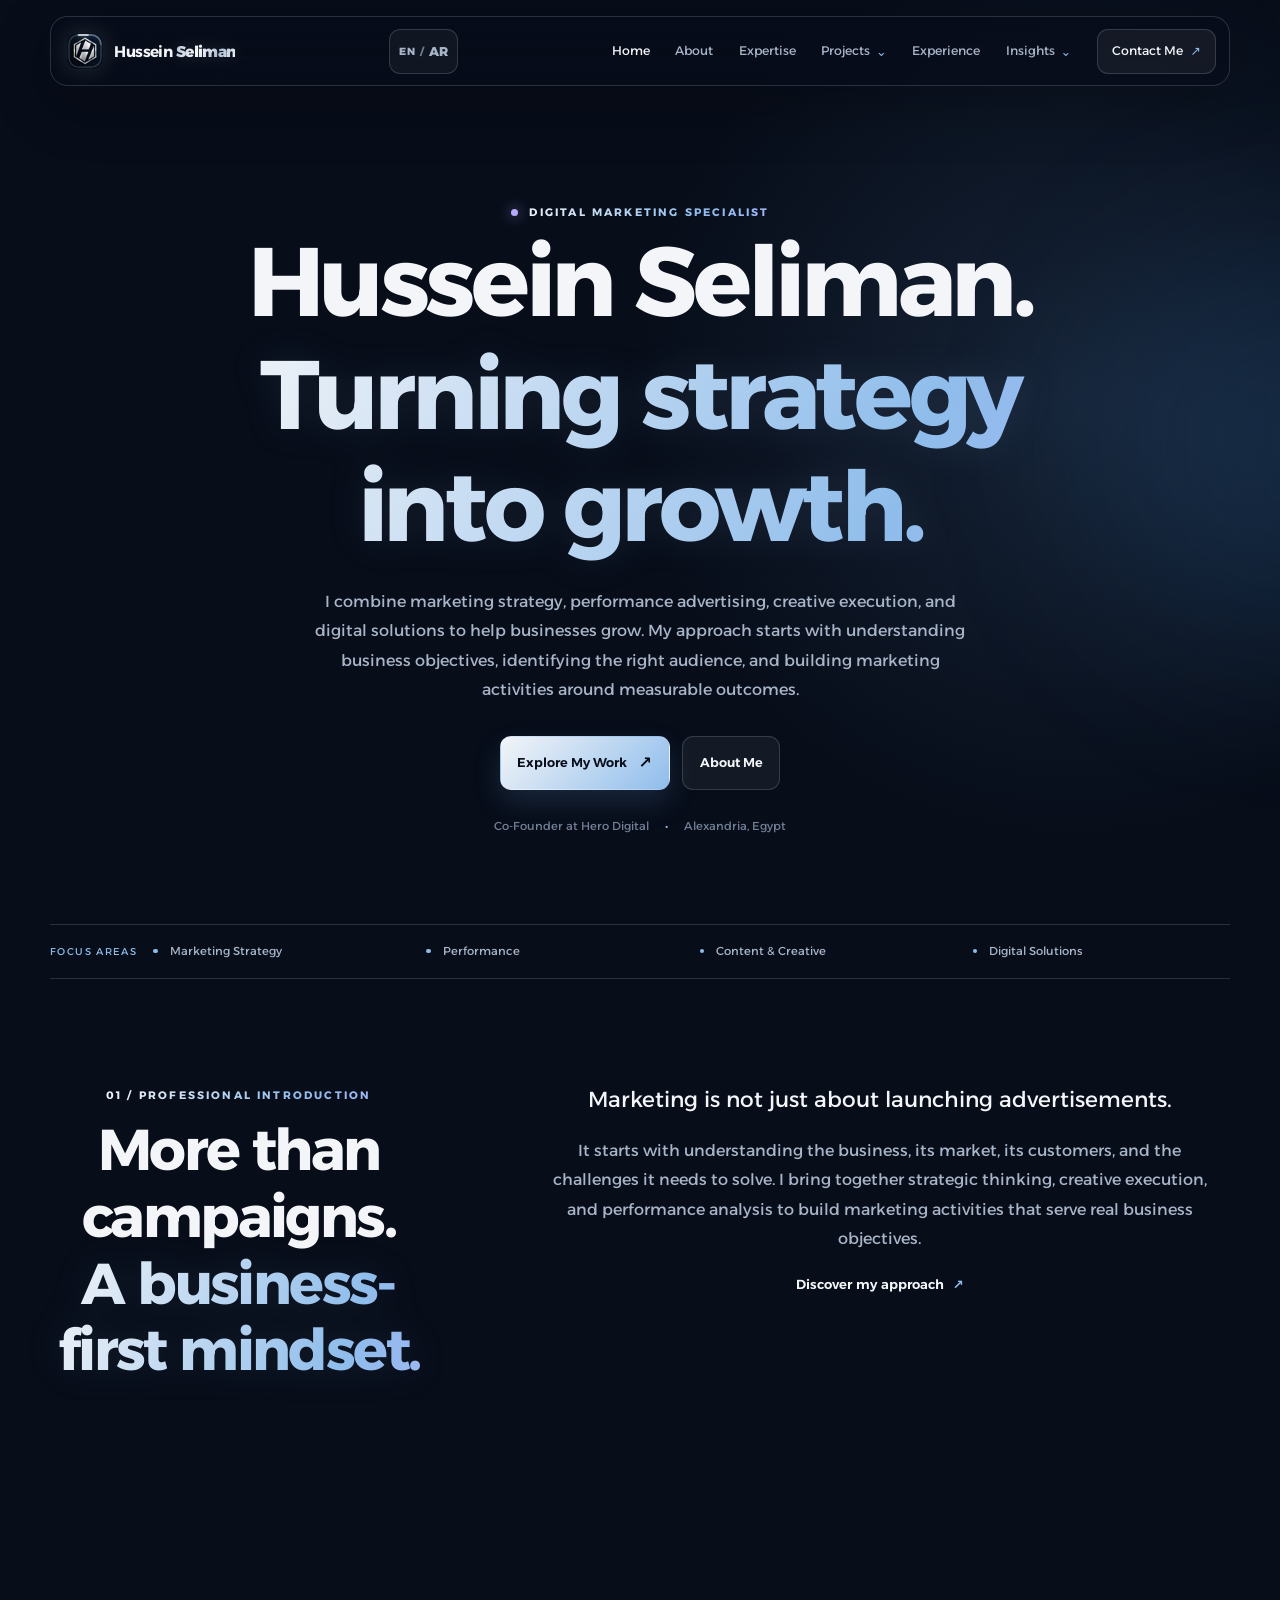
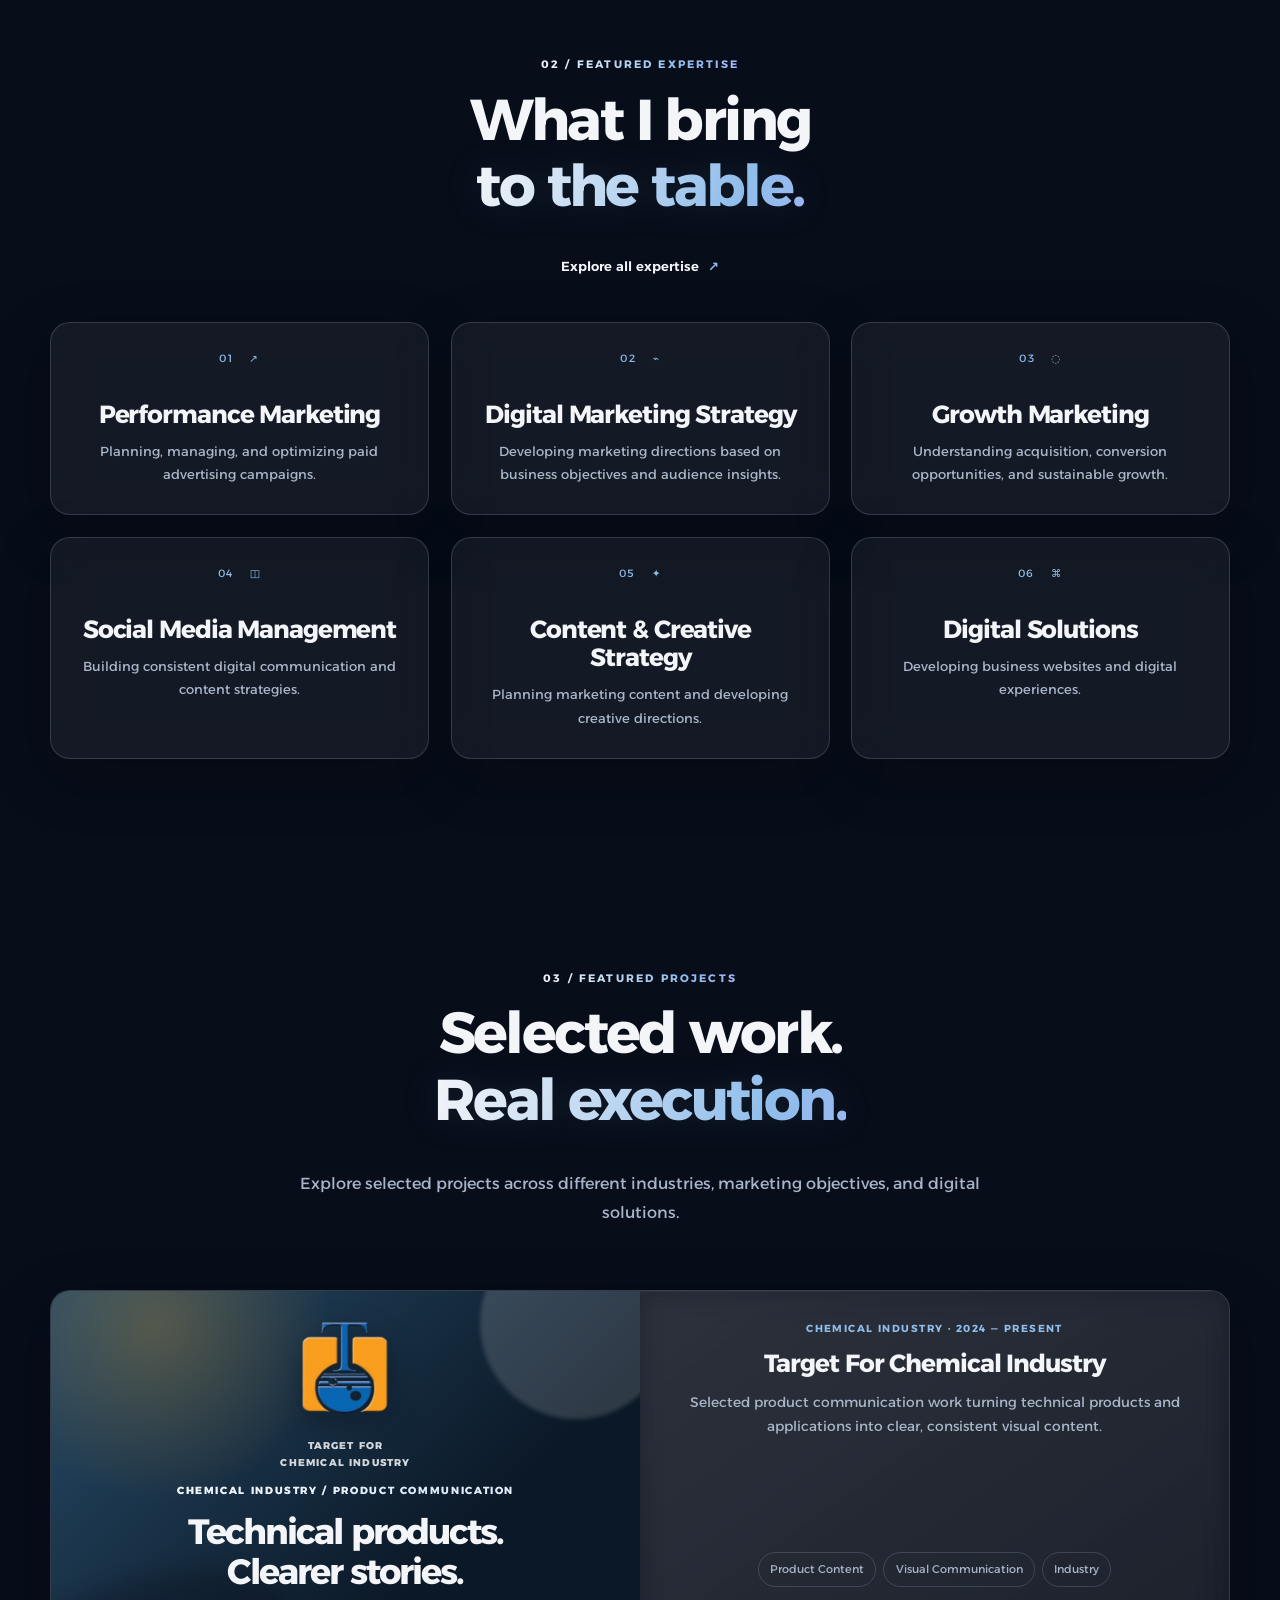
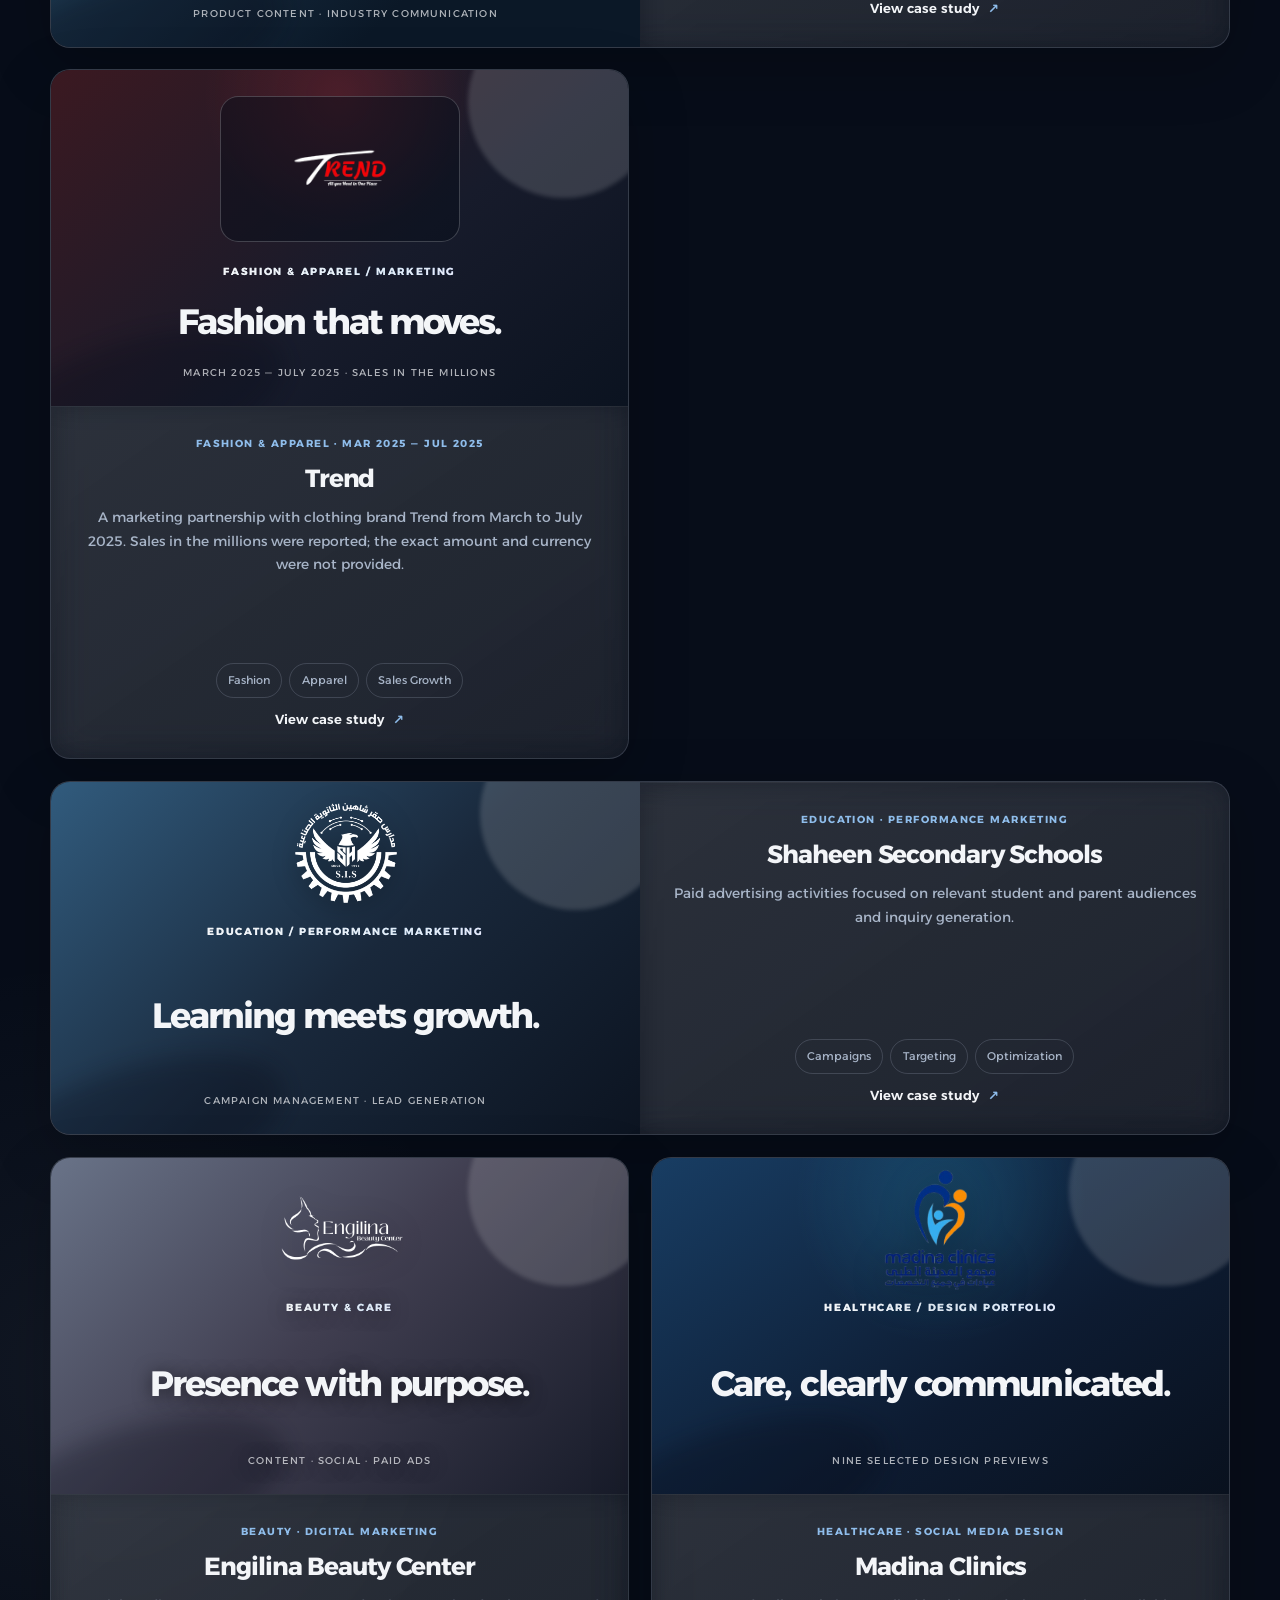
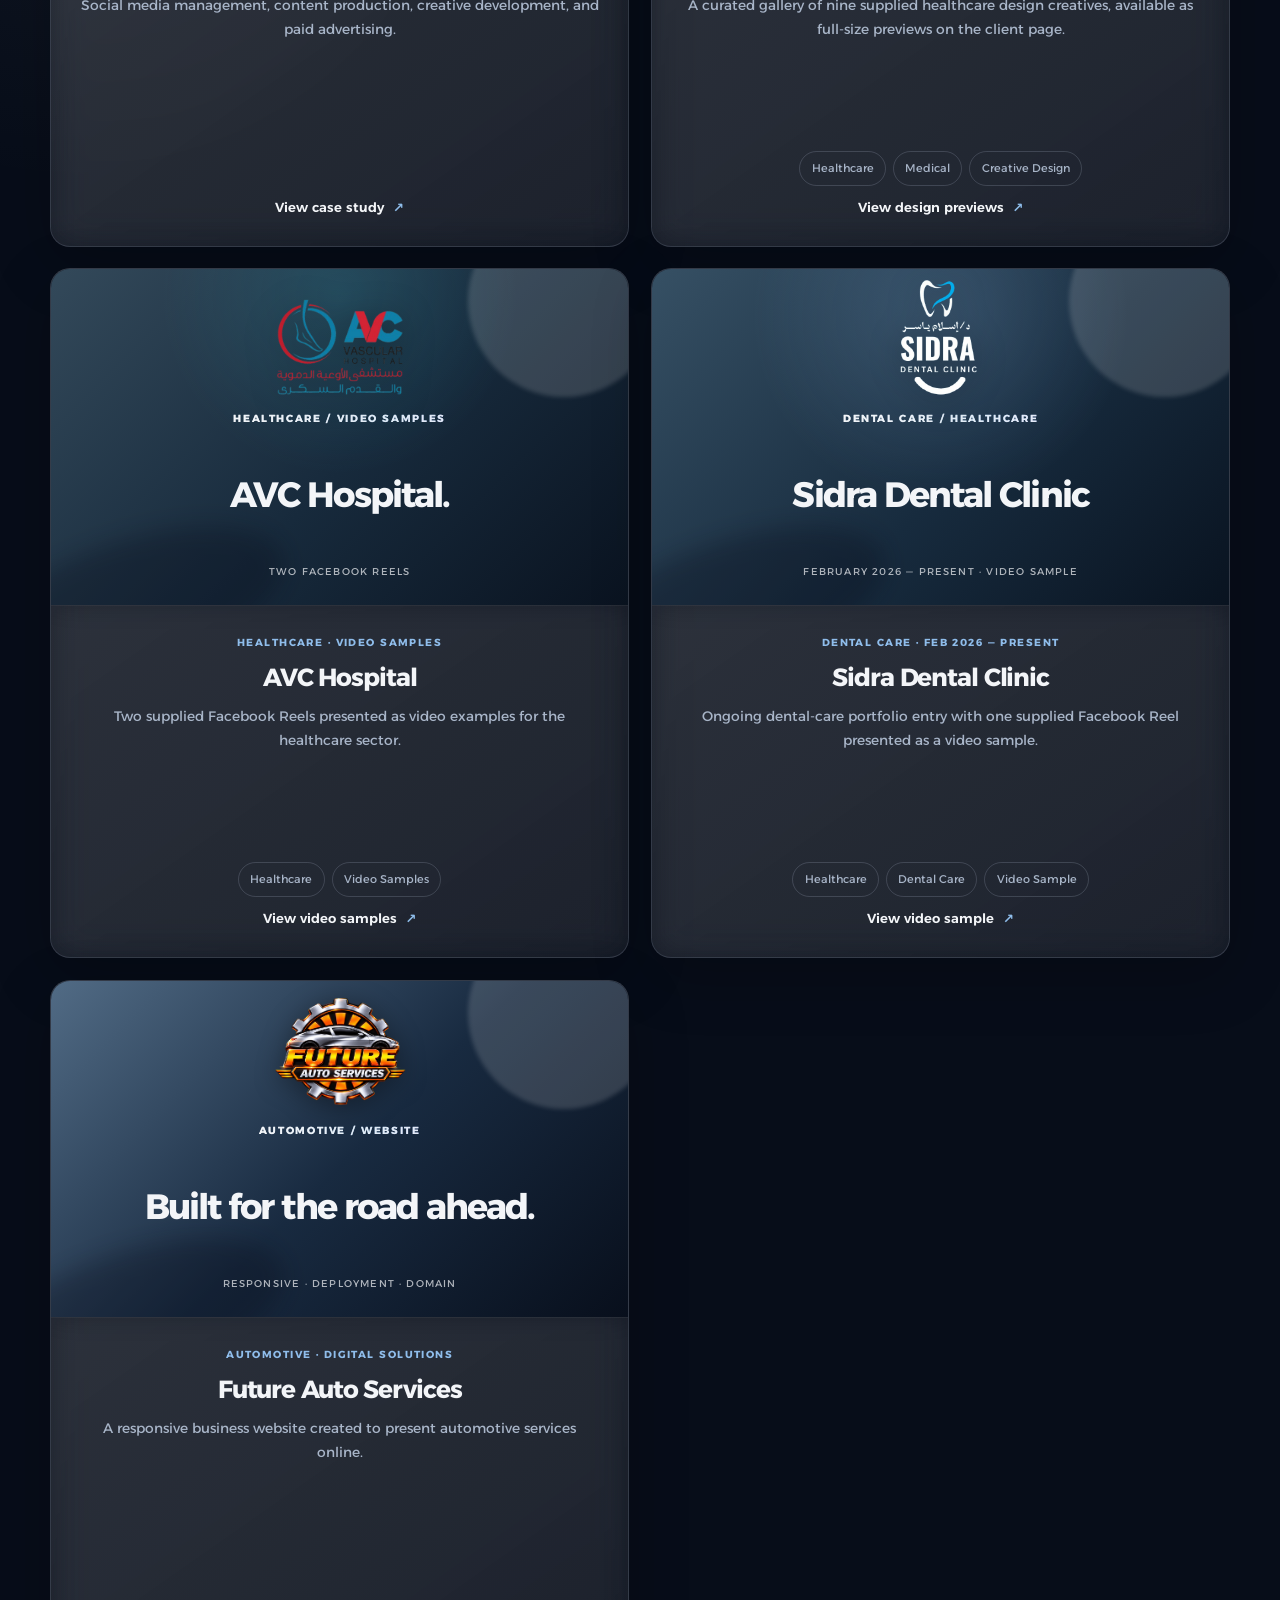
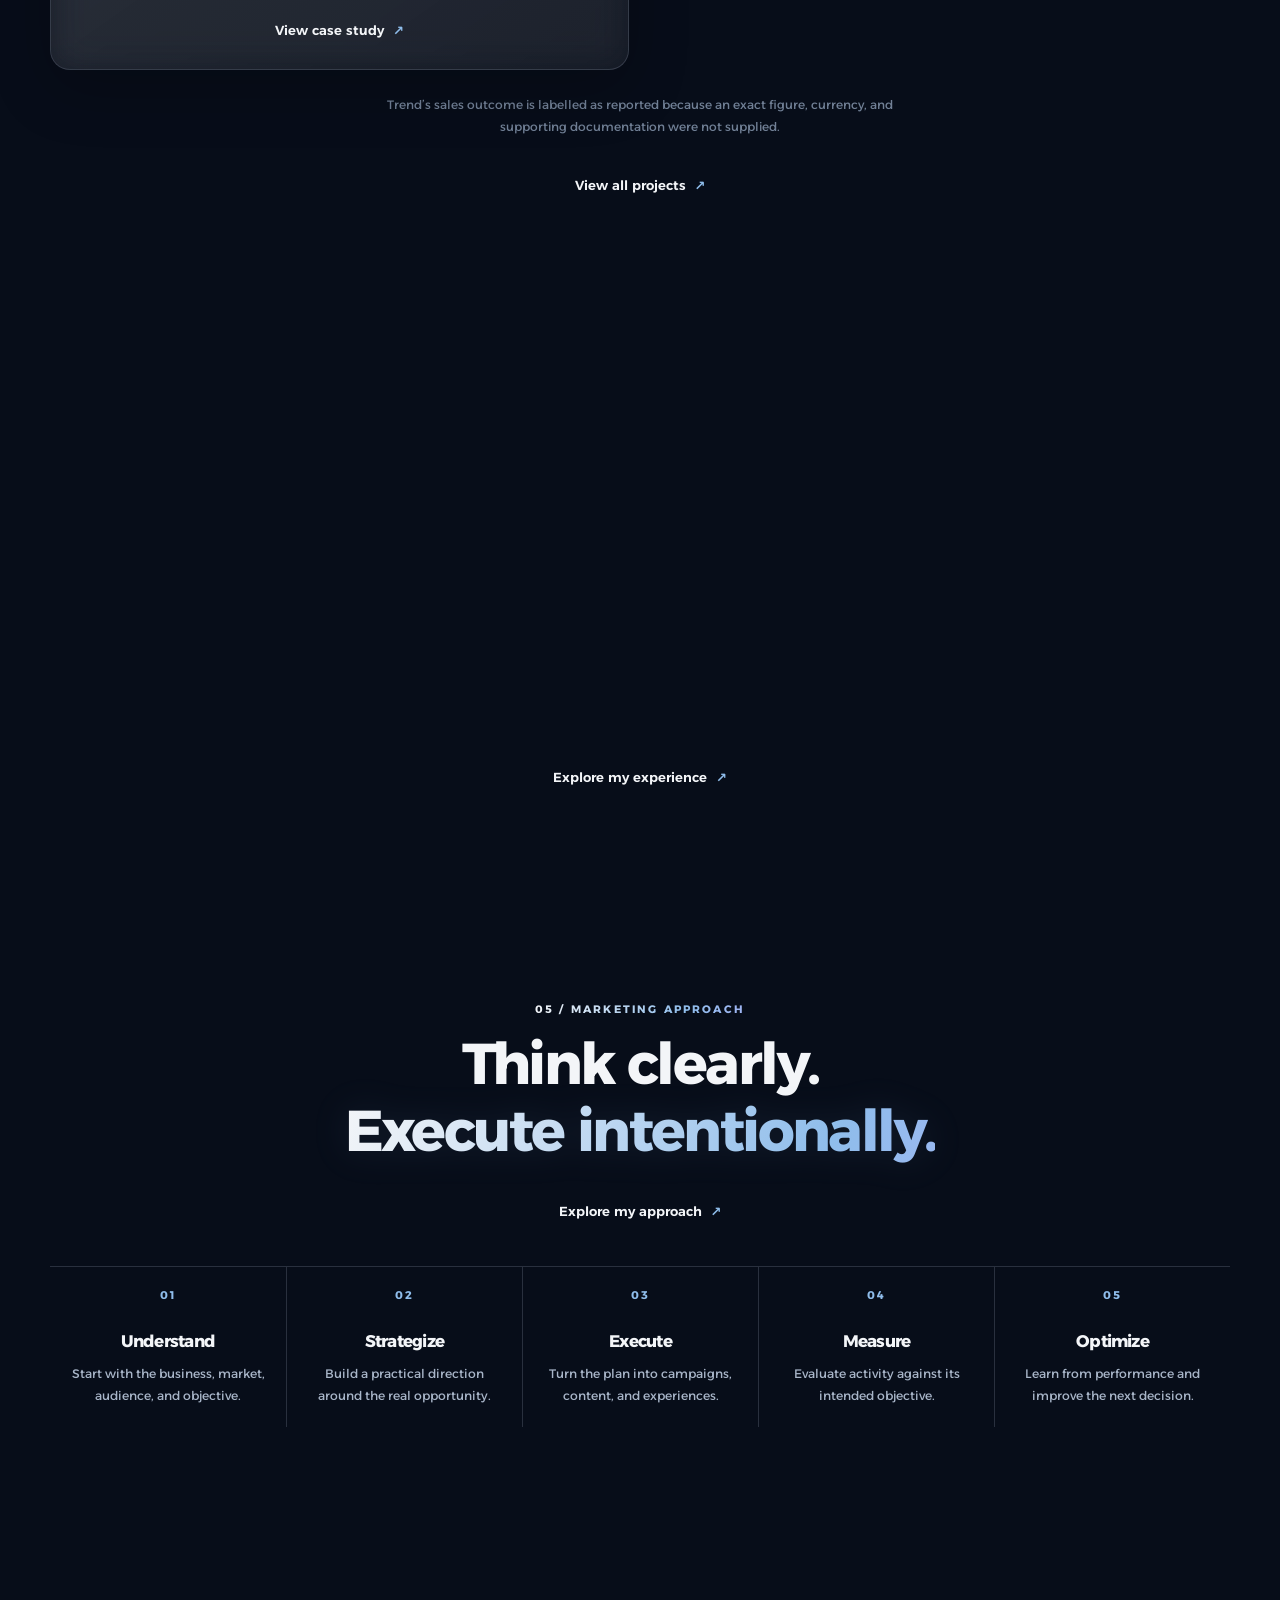
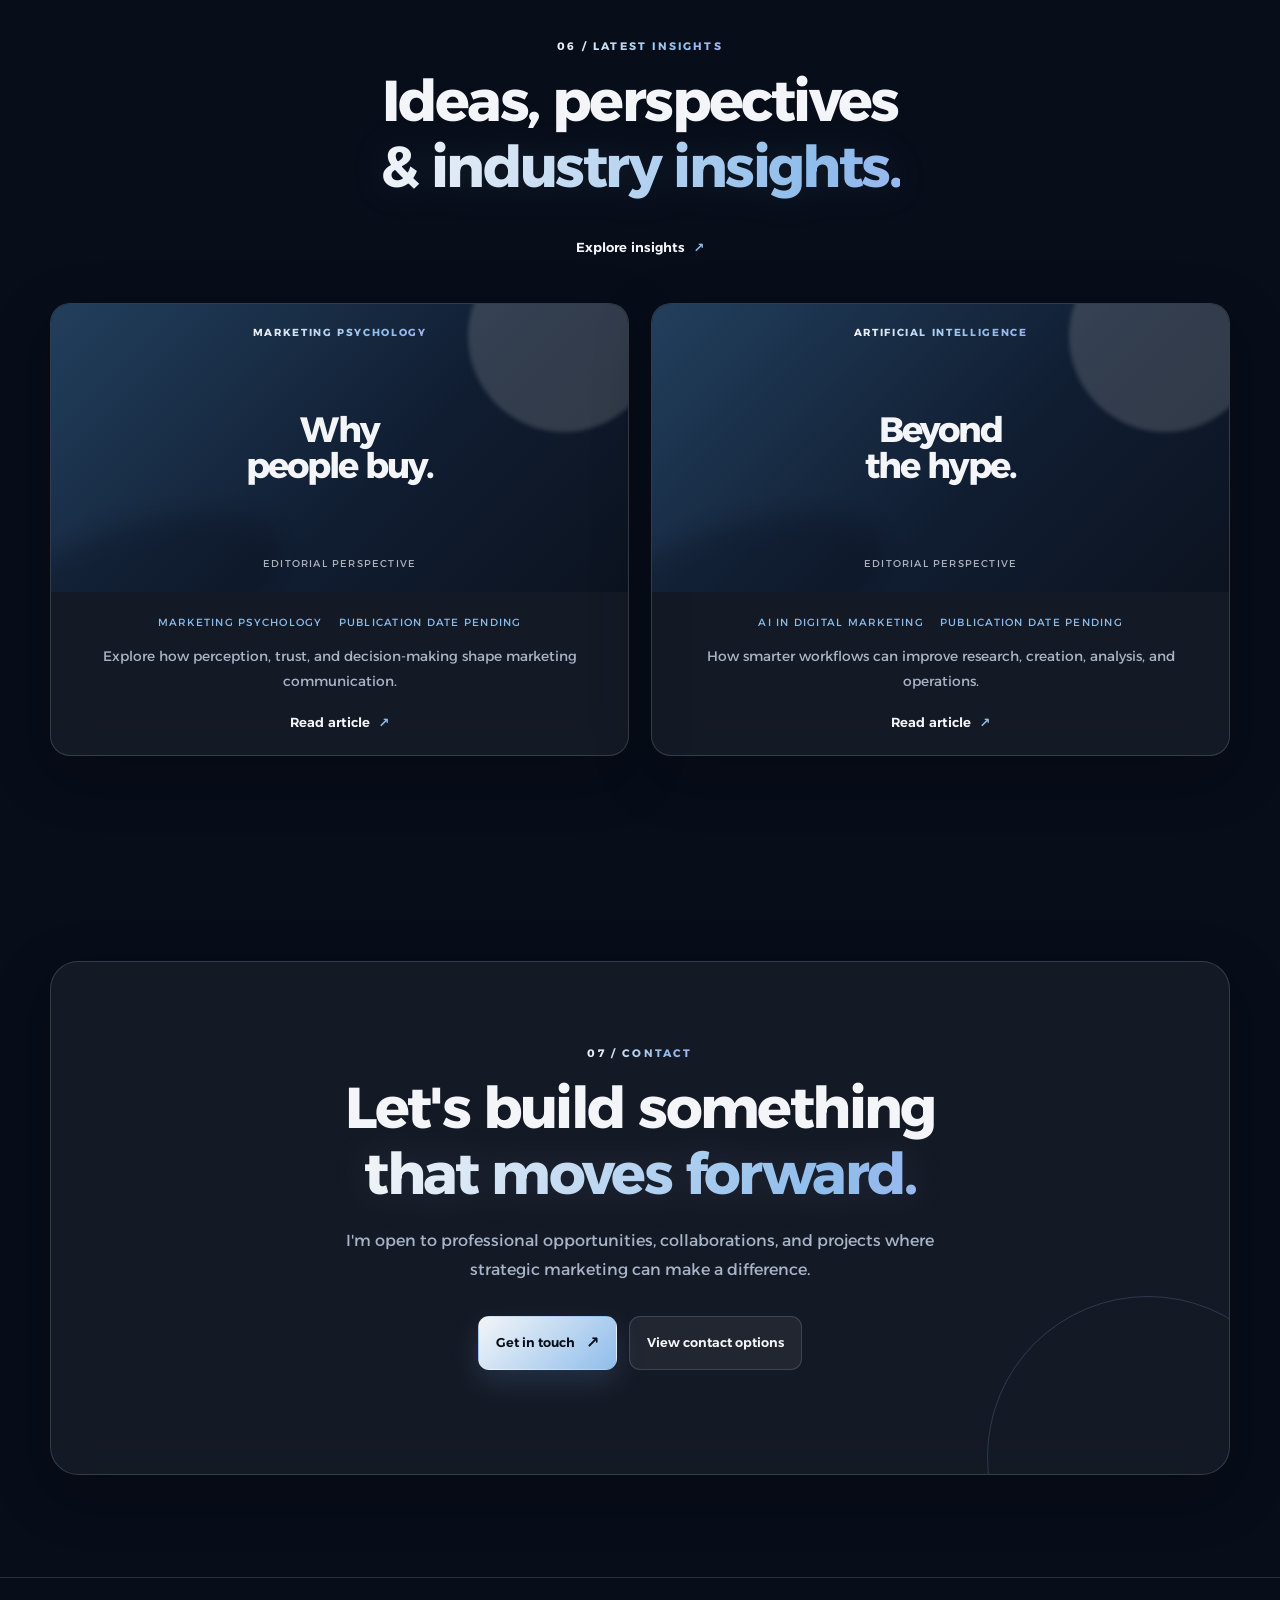
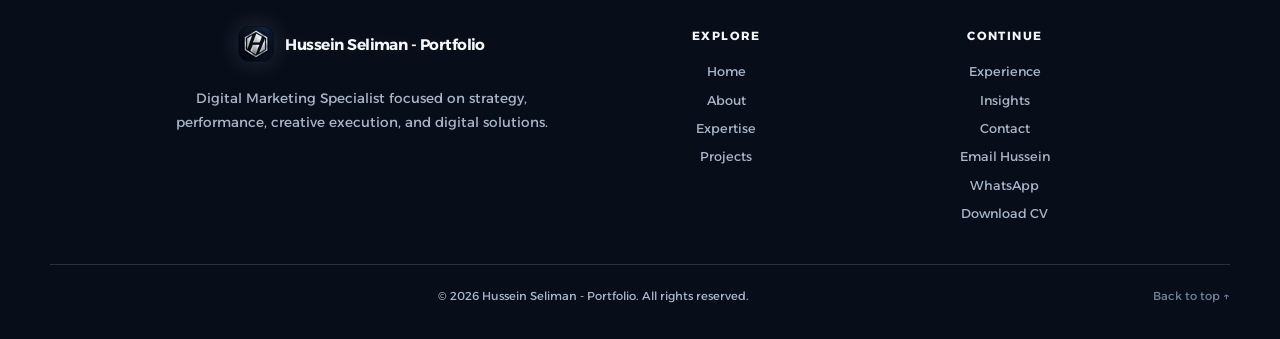
<file: index.html>
<!doctype html>
<html lang="en">
<head>
  <meta charset="utf-8">
  <meta name="viewport" content="width=device-width, initial-scale=1">
  <meta name="theme-color" content="#070D19"><meta name="application-name" content="Hussein Seliman - Portfolio">
  <meta name="description" content="Hussein Seliman is a Digital Marketing Specialist and Co-Founder at Hero Digital, connecting strategy, performance, creative execution, and digital solutions.">
  <meta property="og:type" content="website"><meta property="og:site_name" content="Hussein Seliman - Portfolio">
  <meta property="og:title" content="Hussein Seliman - Portfolio">
  <meta property="og:description" content="Turning strategy into growth through business-first digital marketing.">
  <meta property="og:image" content="assets/hero-logo.png">
  <link rel="canonical" href="https://your-domain.example/">
  <link rel="icon" href="assets/icons/favicon.png" type="image/png">
  <title>Hussein Seliman - Portfolio</title>
  <link rel="preconnect" href="https://fonts.googleapis.com">
  <link rel="preconnect" href="https://fonts.gstatic.com" crossorigin>
  <link href="https://fonts.googleapis.com/css2?family=Inter:wght@400;500;600;700&display=swap" rel="stylesheet">
  <link rel="stylesheet" href="assets/fonts/alexandria.css">
  <link rel="stylesheet" href="css/design-system.css">
  <link rel="stylesheet" href="css/global.css">
  <link rel="stylesheet" href="css/components.css">
  <link rel="stylesheet" href="css/home.css">
  <link rel="stylesheet" href="css/pages.css">
  <link rel="stylesheet" href="css/responsive.css">
  <link rel="stylesheet" href="css/refinements.css">
  <script src="js/components.js" defer></script>
  <script src="js/navigation.js" defer></script>
  <script src="js/animations.js" defer></script>
  <script src="js/projects.js" defer></script>
  <script src="js/main.js" defer></script><script src="js/language.js" defer></script>
</head>
<body id="top" data-root="./" data-page="home">
  <div data-component="header"></div>
  <main id="main-content">
    <section class="home-hero container">
      <div class="home-hero-copy reveal">
        <span class="eyebrow">Digital Marketing Specialist</span>
        <h1>Hussein Seliman.<br><span class="silver-text">Turning strategy into growth.</span></h1>
        <p>I combine marketing strategy, performance advertising, creative execution, and digital solutions to help businesses grow. My approach starts with understanding business objectives, identifying the right audience, and building marketing activities around measurable outcomes.</p>
        <div class="hero-actions">
          <a class="button button-primary" href="pages/projects.html">Explore My Work <span class="button-arrow">↗</span></a>
          <a class="button button-glass" href="pages/about.html">About Me</a>
        </div>
        <div class="hero-meta"><span>Co-Founder at Hero Digital</span><span>Alexandria, Egypt</span></div>
      </div>
    </section>

    <div class="container signal-strip reveal" aria-label="Areas of focus">
      <span>Focus areas</span><span>Marketing Strategy</span><span>Performance</span><span>Content & Creative</span><span>Digital Solutions</span>
    </div>

    <section class="section container section-intro" id="introduction">
      <div class="section-heading reveal"><span class="section-kicker">01 / Professional Introduction</span><h2>More than campaigns.<br><span class="silver-text">A business-first mindset.</span></h2></div>
      <div class="intro-copy reveal"><p class="lead">Marketing is not just about launching advertisements.</p><p>It starts with understanding the business, its market, its customers, and the challenges it needs to solve. I bring together strategic thinking, creative execution, and performance analysis to build marketing activities that serve real business objectives.</p><a class="text-link" href="pages/approach.html">Discover my approach <span>↗</span></a></div>
    </section>

    <section class="section container" id="expertise">
      <div class="section-heading section-heading--row reveal"><div><span class="section-kicker">02 / Featured Expertise</span><h2>What I bring<br><span class="silver-text">to the table.</span></h2></div><a class="text-link" href="pages/expertise.html">Explore all expertise <span>↗</span></a></div>
      <div class="expertise-grid-home">
        <article class="expertise-card glass reveal"><div class="expertise-number"><span>01</span><span>↗</span></div><h3>Performance Marketing</h3><p>Planning, managing, and optimizing paid advertising campaigns.</p></article>
        <article class="expertise-card glass reveal"><div class="expertise-number"><span>02</span><span>⌁</span></div><h3>Digital Marketing Strategy</h3><p>Developing marketing directions based on business objectives and audience insights.</p></article>
        <article class="expertise-card glass reveal"><div class="expertise-number"><span>03</span><span>◌</span></div><h3>Growth Marketing</h3><p>Understanding acquisition, conversion opportunities, and sustainable growth.</p></article>
        <article class="expertise-card glass reveal"><div class="expertise-number"><span>04</span><span>◫</span></div><h3>Social Media Management</h3><p>Building consistent digital communication and content strategies.</p></article>
        <article class="expertise-card glass reveal"><div class="expertise-number"><span>05</span><span>✦</span></div><h3>Content & Creative Strategy</h3><p>Planning marketing content and developing creative directions.</p></article>
        <article class="expertise-card glass reveal"><div class="expertise-number"><span>06</span><span>⌘</span></div><h3>Digital Solutions</h3><p>Developing business websites and digital experiences.</p></article>
      </div>
    </section>

    <section class="section container" id="projects">
      <div class="section-heading section-heading--row reveal"><div><span class="section-kicker">03 / Featured Projects</span><h2>Selected work.<br><span class="silver-text">Real execution.</span></h2></div><p class="narrow">Explore selected projects across different industries, marketing objectives, and digital solutions.</p></div>
      <div class="projects-list">
        <article class="project-card glass project-card--wide reveal" data-category="chemicals"><a class="project-visual project-visual--target" href="pages/projects/target-chemical-industry.html"><div class="project-brand-preview project-brand-preview--target" aria-hidden="true"><img src="assets/projects/target/target-logo.png" alt=""><span>TARGET FOR CHEMICAL INDUSTRY</span></div><span class="visual-label">Chemical Industry / Product Communication</span><strong>Technical products.<br>Clearer stories.</strong><small>PRODUCT CONTENT · INDUSTRY COMMUNICATION</small></a><div class="project-body"><div class="project-meta">Chemical Industry · 2024 — Present</div><h3><a href="pages/projects/target-chemical-industry.html">Target For Chemical Industry</a></h3><p>Selected product communication work turning technical products and applications into clear, consistent visual content.</p><div class="tags"><span>Product Content</span><span>Visual Communication</span><span>Industry</span></div><a class="text-link" href="pages/projects/target-chemical-industry.html">View case study <span>↗</span></a></div></article>
        <article class="project-card glass reveal" data-category="fashion"><a class="project-visual project-visual--trend" href="pages/projects/trend.html"><div class="project-brand-preview project-brand-preview--trend" aria-hidden="true"><img src="assets/projects/trend/trend-logo.png" alt=""></div><span class="visual-label">Fashion &amp; Apparel / Marketing</span><strong>Fashion that moves.</strong><small>MARCH 2025 — JULY 2025 · SALES IN THE MILLIONS</small></a><div class="project-body"><div class="project-meta">Fashion &amp; Apparel · Mar 2025 — Jul 2025</div><h3><a href="pages/projects/trend.html">Trend</a></h3><p>A marketing partnership with clothing brand Trend from March to July 2025. Sales in the millions were reported; the exact amount and currency were not provided.</p><div class="tags"><span>Fashion</span><span>Apparel</span><span>Sales Growth</span></div><a class="text-link" href="pages/projects/trend.html">View case study <span>↗</span></a></div></article>
        <article class="project-card glass project-card--wide reveal" data-category="education performance"><a class="project-visual project-visual--education project-visual--client-brand" href="pages/projects/shaheen-schools.html"><span class="project-client-mark" aria-hidden="true"><img src="assets/projects/shaheen/shaheen-logo-mark.png" alt=""></span><span class="visual-label">Education / Performance Marketing</span><strong>Learning meets growth.</strong><small>CAMPAIGN MANAGEMENT · LEAD GENERATION</small></a><div class="project-body"><div class="project-meta">Education · Performance Marketing</div><h3><a href="pages/projects/shaheen-schools.html">Shaheen Secondary Schools</a></h3><p>Paid advertising activities focused on relevant student and parent audiences and inquiry generation.</p><div class="tags"><span>Campaigns</span><span>Targeting</span><span>Optimization</span></div><a class="text-link" href="pages/projects/shaheen-schools.html">View case study <span>↗</span></a></div></article>
        <article class="project-card glass reveal" data-category="beauty"><a class="project-visual project-visual--beauty project-visual--client-brand" href="pages/projects/engilina.html"><span class="project-client-mark project-client-mark--wide" aria-hidden="true"><img src="assets/projects/engilina/engilina-logo.png" alt=""></span><span class="visual-label">Beauty & Care</span><strong>Presence with purpose.</strong><small>CONTENT · SOCIAL · PAID ADS</small></a><div class="project-body"><div class="project-meta">Beauty · Digital Marketing</div><h3><a href="pages/projects/engilina.html">Engilina Beauty Center</a></h3><p>Social media management, content production, creative development, and paid advertising.</p><a class="text-link" href="pages/projects/engilina.html">View case study <span>↗</span></a></div></article>
        <article class="project-card glass reveal" data-category="healthcare medical"><a class="project-visual project-visual--madina project-visual--client-brand" href="pages/projects/madina-clinics.html"><span class="project-client-mark project-client-mark--madina" aria-hidden="true"><img src="assets/projects/madina/madina-clinics-logo.png" alt=""></span><span class="visual-label">Healthcare / Design Portfolio</span><strong>Care, clearly communicated.</strong><small>NINE SELECTED DESIGN PREVIEWS</small></a><div class="project-body"><div class="project-meta">Healthcare · Social Media Design</div><h3><a href="pages/projects/madina-clinics.html">Madina Clinics</a></h3><p>A curated gallery of nine supplied healthcare design creatives, available as full-size previews on the client page.</p><div class="tags"><span>Healthcare</span><span>Medical</span><span>Creative Design</span></div><a class="text-link" href="pages/projects/madina-clinics.html">View design previews <span>↗</span></a></div></article>
        <article class="project-card glass reveal" data-category="healthcare medical"><a class="project-visual project-visual--medical project-visual--client-brand" href="pages/projects/avc-hospital.html"><span class="project-client-mark project-client-mark--avc" aria-hidden="true"><img src="assets/projects/avc/avc-hospital-logo.png" alt=""></span><span class="visual-label">Healthcare / Video Samples</span><strong>AVC Hospital.</strong><small>TWO FACEBOOK REELS</small></a><div class="project-body"><div class="project-meta">Healthcare · Video Samples</div><h3><a href="pages/projects/avc-hospital.html">AVC Hospital</a></h3><p>Two supplied Facebook Reels presented as video examples for the healthcare sector.</p><div class="tags"><span>Healthcare</span><span>Video Samples</span></div><a class="text-link" href="pages/projects/avc-hospital.html">View video samples <span>↗</span></a></div></article>
        <article class="project-card glass reveal" data-category="healthcare dental medical"><a class="project-visual project-visual--dental project-visual--client-brand" href="pages/projects/sidra-dental-clinic.html"><span class="project-client-mark project-client-mark--sidra" aria-hidden="true"><img src="assets/projects/sidra/sidra-dental-clinic-logo.png" alt=""></span><span class="visual-label">Dental Care / Healthcare</span><strong>Sidra Dental Clinic</strong><small>FEBRUARY 2026 — PRESENT · VIDEO SAMPLE</small></a><div class="project-body"><div class="project-meta">Dental Care · Feb 2026 — Present</div><h3><a href="pages/projects/sidra-dental-clinic.html">Sidra Dental Clinic</a></h3><p>Ongoing dental-care portfolio entry with one supplied Facebook Reel presented as a video sample.</p><div class="tags"><span>Healthcare</span><span>Dental Care</span><span>Video Sample</span></div><a class="text-link" href="pages/projects/sidra-dental-clinic.html">View video sample <span>↗</span></a></div></article>
        <article class="project-card glass reveal" data-category="automotive website"><a class="project-visual project-visual--auto project-visual--client-brand" href="pages/projects/future-auto.html"><span class="project-client-mark" aria-hidden="true"><img src="assets/projects/future-auto/future-auto-client-logo.png" alt=""></span><span class="visual-label">Automotive / Website</span><strong>Built for the road ahead.</strong><small>RESPONSIVE · DEPLOYMENT · DOMAIN</small></a><div class="project-body"><div class="project-meta">Automotive · Digital Solutions</div><h3><a href="pages/projects/future-auto.html">Future Auto Services</a></h3><p>A responsive business website created to present automotive services online.</p><a class="text-link" href="pages/projects/future-auto.html">View case study <span>↗</span></a></div></article>
      </div>
      <div class="section-heading--row" style="margin-top:1.5rem"><p class="muted" style="font-size:.76rem">Trend’s sales outcome is labelled as reported because an exact figure, currency, and supporting documentation were not supplied.</p><a class="text-link" href="pages/projects.html">View all projects <span>↗</span></a></div>
    </section>

    <section class="section container" id="experience">
      <div class="section-heading reveal"><span class="section-kicker">04 / Professional Experience</span><h2>Building from execution<br><span class="silver-text">to strategy.</span></h2></div>
      <div class="experience-band glass reveal"><div class="experience-mark">H<span>.</span></div><div><h3>Co-Founder & Digital Marketing Specialist</h3><p>Hero Digital · Hands-on execution, project coordination, and strategic oversight.</p></div><span class="experience-date">JUNE 2023 — PRESENT</span></div>
      <div style="margin-top:1.25rem"><a class="text-link" href="pages/experience.html">Explore my experience <span>↗</span></a></div>
    </section>

    <section class="section container" id="approach">
      <div class="section-heading section-heading--row reveal"><div><span class="section-kicker">05 / Marketing Approach</span><h2>Think clearly.<br><span class="silver-text">Execute intentionally.</span></h2></div><a class="text-link" href="pages/approach.html">Explore my approach <span>↗</span></a></div>
      <div class="process-rail reveal"><div class="process-step"><h3>Understand</h3><p>Start with the business, market, audience, and objective.</p></div><div class="process-step"><h3>Strategize</h3><p>Build a practical direction around the real opportunity.</p></div><div class="process-step"><h3>Execute</h3><p>Turn the plan into campaigns, content, and experiences.</p></div><div class="process-step"><h3>Measure</h3><p>Evaluate activity against its intended objective.</p></div><div class="process-step"><h3>Optimize</h3><p>Learn from performance and improve the next decision.</p></div></div>
    </section>

    <section class="section container" id="insights">
      <div class="section-heading section-heading--row reveal"><div><span class="section-kicker">06 / Latest Insights</span><h2>Ideas, perspectives<br><span class="silver-text">& industry insights.</span></h2></div><a class="text-link" href="pages/insights.html">Explore insights <span>↗</span></a></div>
      <div class="grid-2"><article class="article-card glass reveal"><a class="project-visual project-visual--article" href="pages/insights/marketing-psychology.html"><span class="visual-label">Marketing Psychology</span><strong>Why people buy.</strong><small>EDITORIAL PERSPECTIVE</small></a><div class="article-body"><div class="article-meta"><span>Marketing Psychology</span><span>Publication date pending</span></div><p>Explore how perception, trust, and decision-making shape marketing communication.</p><a class="text-link" href="pages/insights/marketing-psychology.html">Read article <span>↗</span></a></div></article><article class="article-card glass reveal"><a class="project-visual project-visual--article" href="pages/insights/ai-in-digital-marketing.html"><span class="visual-label">Artificial Intelligence</span><strong>Beyond the hype.</strong><small>EDITORIAL PERSPECTIVE</small></a><div class="article-body"><div class="article-meta"><span>AI in Digital Marketing</span><span>Publication date pending</span></div><p>How smarter workflows can improve research, creation, analysis, and operations.</p><a class="text-link" href="pages/insights/ai-in-digital-marketing.html">Read article <span>↗</span></a></div></article></div>
    </section>

    <section class="section container" id="contact"><div class="home-contact glass reveal"><span class="section-kicker">07 / Contact</span><h2>Let's build something<br><span class="silver-text">that moves forward.</span></h2><p>I'm open to professional opportunities, collaborations, and projects where strategic marketing can make a difference.</p><div class="hero-actions"><a class="button button-primary" href="pages/contact.html">Get in touch <span class="button-arrow">↗</span></a><a class="button button-glass" href="pages/contact.html#social">View contact options</a></div></div></section>
  </main>
  <div data-component="footer"></div>
</body>
</html>
</file>
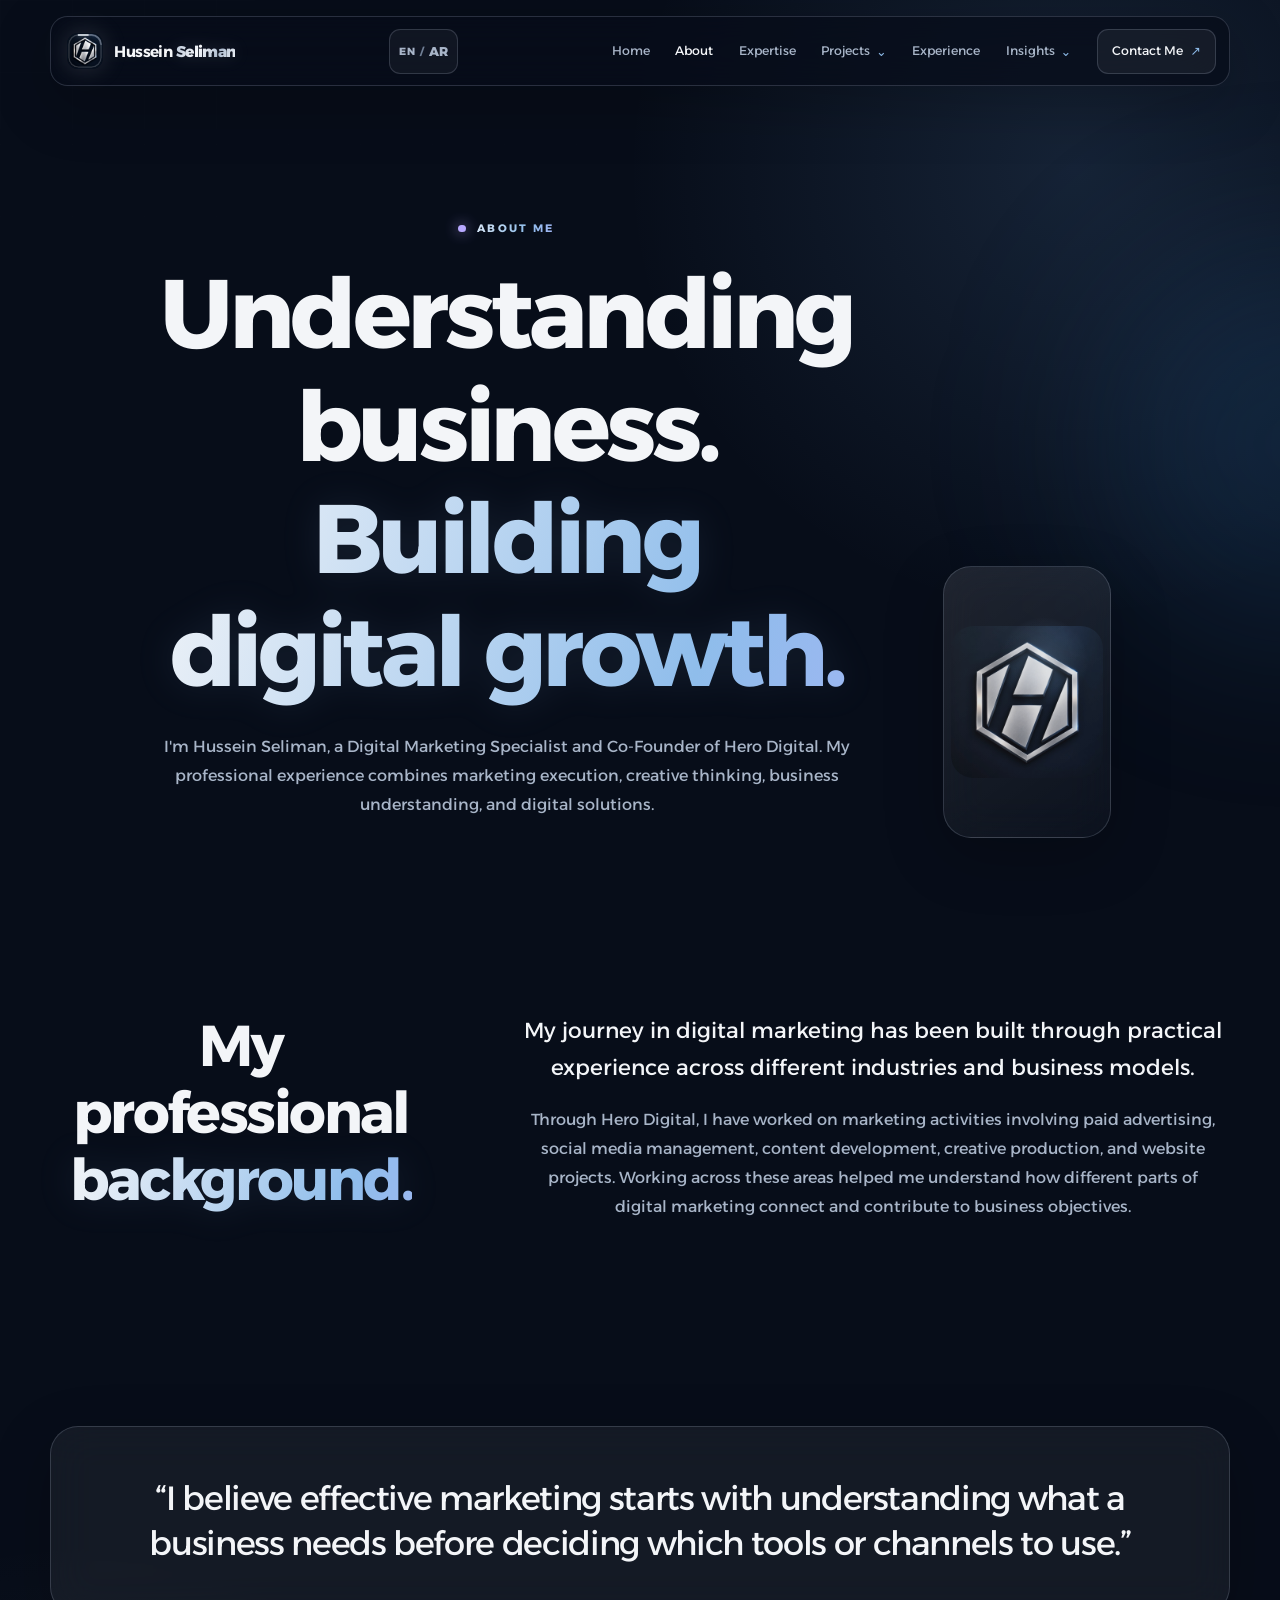
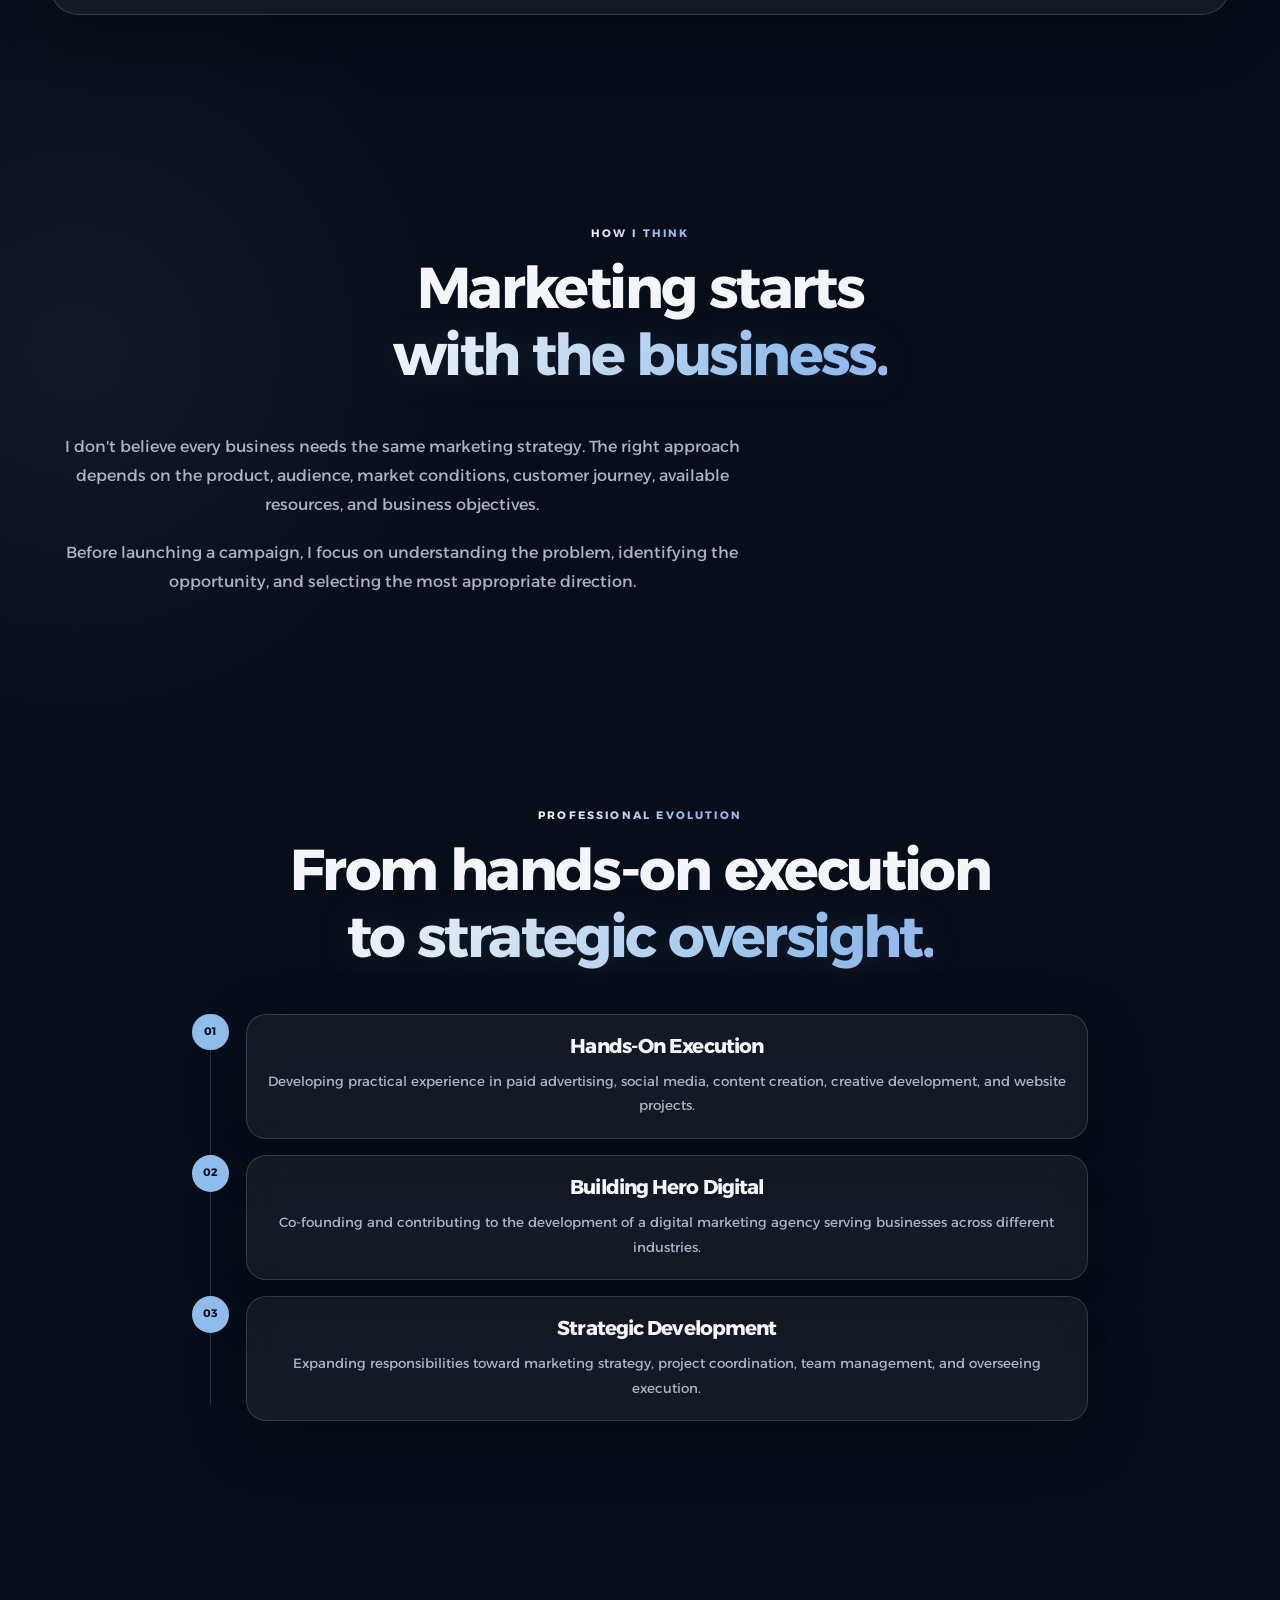
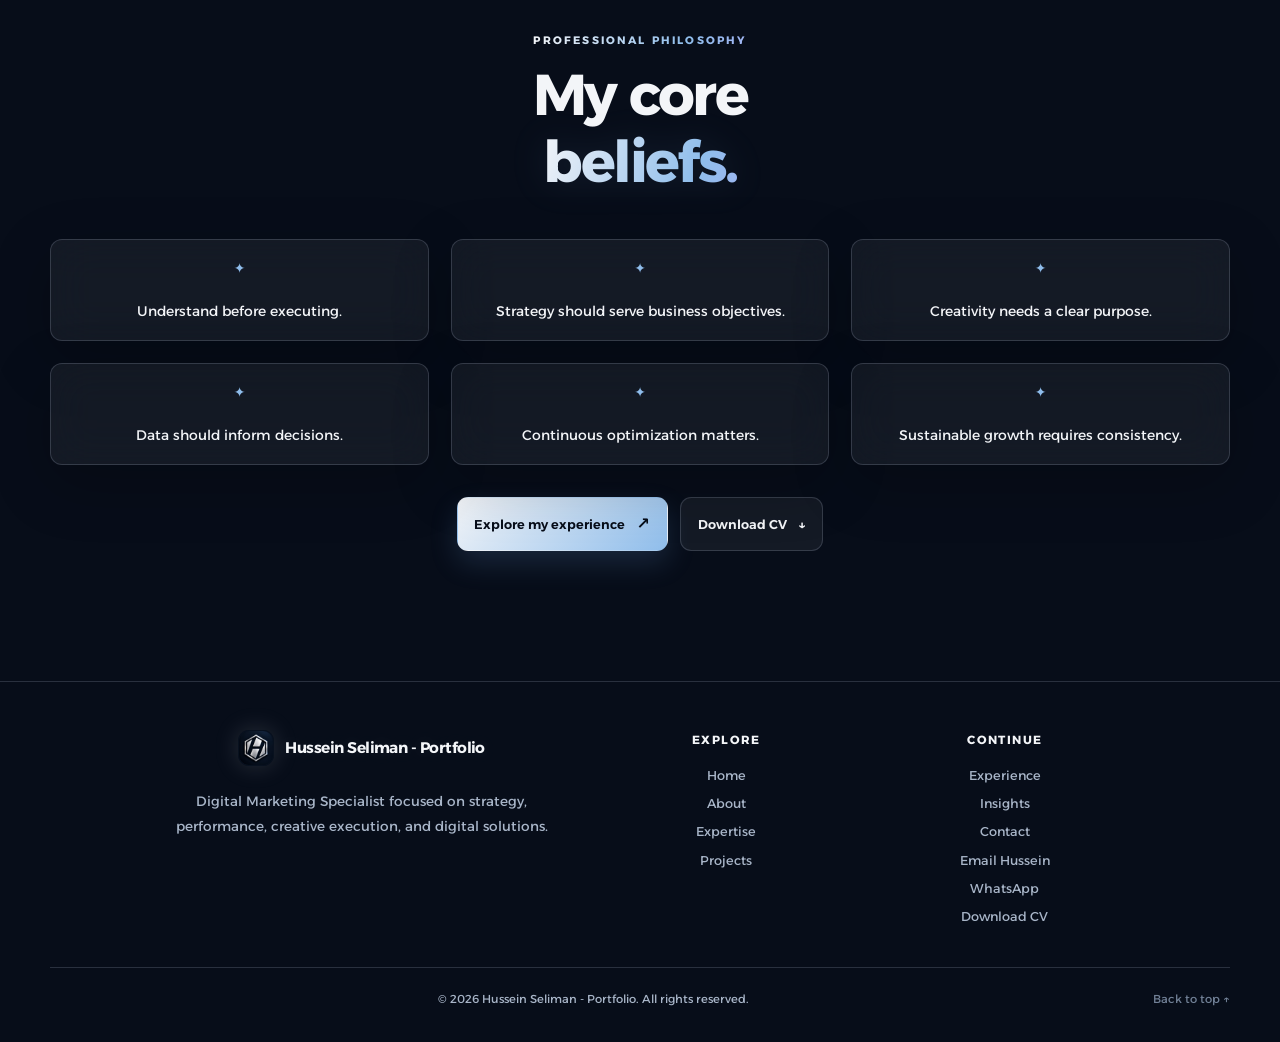
<file: pages/about.html>
<!doctype html>
<html lang="en">
<head>
  <meta charset="utf-8"><meta name="viewport" content="width=device-width, initial-scale=1"><meta name="theme-color" content="#070D19"><meta name="application-name" content="Hussein Seliman - Portfolio">
  <meta name="description" content="Learn about Hussein Seliman's business-first approach to digital marketing, practical experience, and professional evolution.">
  <meta property="og:type" content="website"><meta property="og:site_name" content="Hussein Seliman - Portfolio"><meta property="og:title" content="About Hussein Seliman | Digital Marketing Professional | Hussein Seliman - Portfolio"><meta property="og:description" content="Understanding business. Building digital growth."><meta property="og:image" content="../assets/hero-logo.png">
  <link rel="canonical" href="https://your-domain.example/pages/about.html"><link rel="icon" href="../assets/icons/favicon.png" type="image/png"><title>About Hussein Seliman | Digital Marketing Professional | Hussein Seliman - Portfolio</title>
  <link rel="preconnect" href="https://fonts.googleapis.com"><link rel="preconnect" href="https://fonts.gstatic.com" crossorigin><link href="https://fonts.googleapis.com/css2?family=Inter:wght@400;500;600;700&display=swap" rel="stylesheet">
  <link rel="stylesheet" href="../assets/fonts/alexandria.css">
  <link rel="stylesheet" href="../css/design-system.css"><link rel="stylesheet" href="../css/global.css"><link rel="stylesheet" href="../css/components.css"><link rel="stylesheet" href="../css/home.css"><link rel="stylesheet" href="../css/pages.css"><link rel="stylesheet" href="../css/responsive.css">
  <link rel="stylesheet" href="../css/refinements.css">
  <script src="../js/components.js" defer></script><script src="../js/navigation.js" defer></script><script src="../js/animations.js" defer></script><script src="../js/projects.js" defer></script><script src="../js/main.js" defer></script><script src="../js/language.js" defer></script>
</head>
<body id="top" data-root="../" data-page="about"><div data-component="header"></div><main id="main-content">
  <section class="page-hero page-hero--split container"><div class="reveal"><span class="eyebrow">About Me</span><h1>Understanding business.<br><span class="silver-text">Building digital growth.</span></h1><p>I'm Hussein Seliman, a Digital Marketing Specialist and Co-Founder of Hero Digital. My professional experience combines marketing execution, creative thinking, business understanding, and digital solutions.</p></div><div class="page-hero-visual glass reveal"><img src="../assets/hero-logo.png" alt="Silver geometric Hero Digital mark"></div></section>
  <section class="section container"><div class="story-grid"><h2 class="reveal">My professional<br><span class="silver-text">background.</span></h2><div class="story-copy reveal"><p class="lead">My journey in digital marketing has been built through practical experience across different industries and business models.</p><p>Through Hero Digital, I have worked on marketing activities involving paid advertising, social media management, content development, creative production, and website projects. Working across these areas helped me understand how different parts of digital marketing connect and contribute to business objectives.</p></div></div></section>
  <section class="section section--tight container"><div class="quote-panel glass reveal"><p>“I believe effective marketing starts with understanding what a business needs before deciding which tools or channels to use.”</p></div></section>
  <section class="section container"><div class="section-heading reveal"><span class="section-kicker">How I Think</span><h2>Marketing starts<br><span class="silver-text">with the business.</span></h2></div><div class="story-copy narrow reveal"><p>I don't believe every business needs the same marketing strategy. The right approach depends on the product, audience, market conditions, customer journey, available resources, and business objectives.</p><p>Before launching a campaign, I focus on understanding the problem, identifying the opportunity, and selecting the most appropriate direction.</p></div></section>
  <section class="section container"><div class="section-heading reveal"><span class="section-kicker">Professional Evolution</span><h2>From hands-on execution<br><span class="silver-text">to strategic oversight.</span></h2></div><div class="timeline"><div class="timeline-item reveal"><div class="timeline-marker">01</div><div class="timeline-content glass"><h3>Hands-On Execution</h3><p>Developing practical experience in paid advertising, social media, content creation, creative development, and website projects.</p></div></div><div class="timeline-item reveal"><div class="timeline-marker">02</div><div class="timeline-content glass"><h3>Building Hero Digital</h3><p>Co-founding and contributing to the development of a digital marketing agency serving businesses across different industries.</p></div></div><div class="timeline-item reveal"><div class="timeline-marker">03</div><div class="timeline-content glass"><h3>Strategic Development</h3><p>Expanding responsibilities toward marketing strategy, project coordination, team management, and overseeing execution.</p></div></div></div></section>
  <section class="section container"><div class="section-heading reveal"><span class="section-kicker">Professional Philosophy</span><h2>My core<br><span class="silver-text">beliefs.</span></h2></div><div class="beliefs-grid"><div class="belief glass reveal">Understand before executing.</div><div class="belief glass reveal">Strategy should serve business objectives.</div><div class="belief glass reveal">Creativity needs a clear purpose.</div><div class="belief glass reveal">Data should inform decisions.</div><div class="belief glass reveal">Continuous optimization matters.</div><div class="belief glass reveal">Sustainable growth requires consistency.</div></div><div class="hero-actions"><a class="button button-primary" href="experience.html">Explore my experience <span class="button-arrow">↗</span></a><a class="button button-glass" href="../assets/documents/Hussein-Seliman-CV.pdf" download>Download CV <span>↓</span></a></div></section>
</main><div data-component="footer"></div></body></html>
</file>
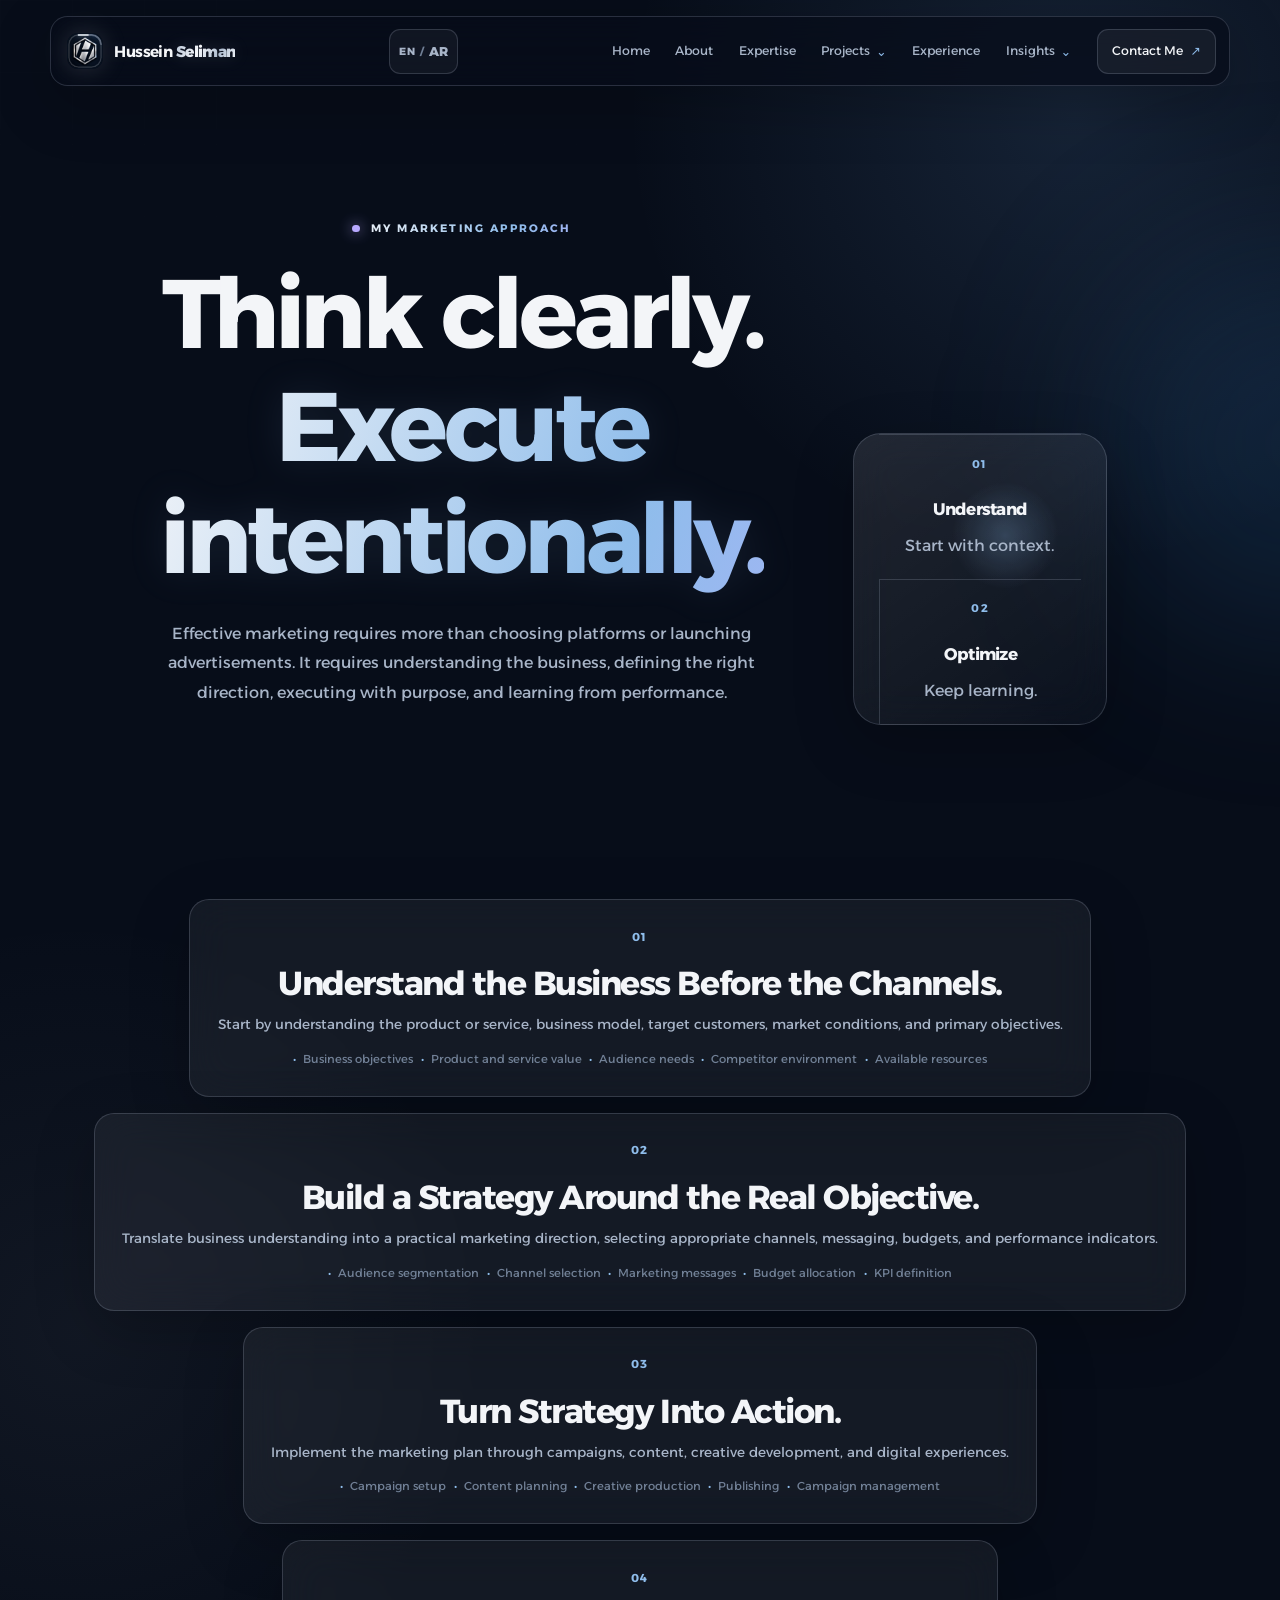
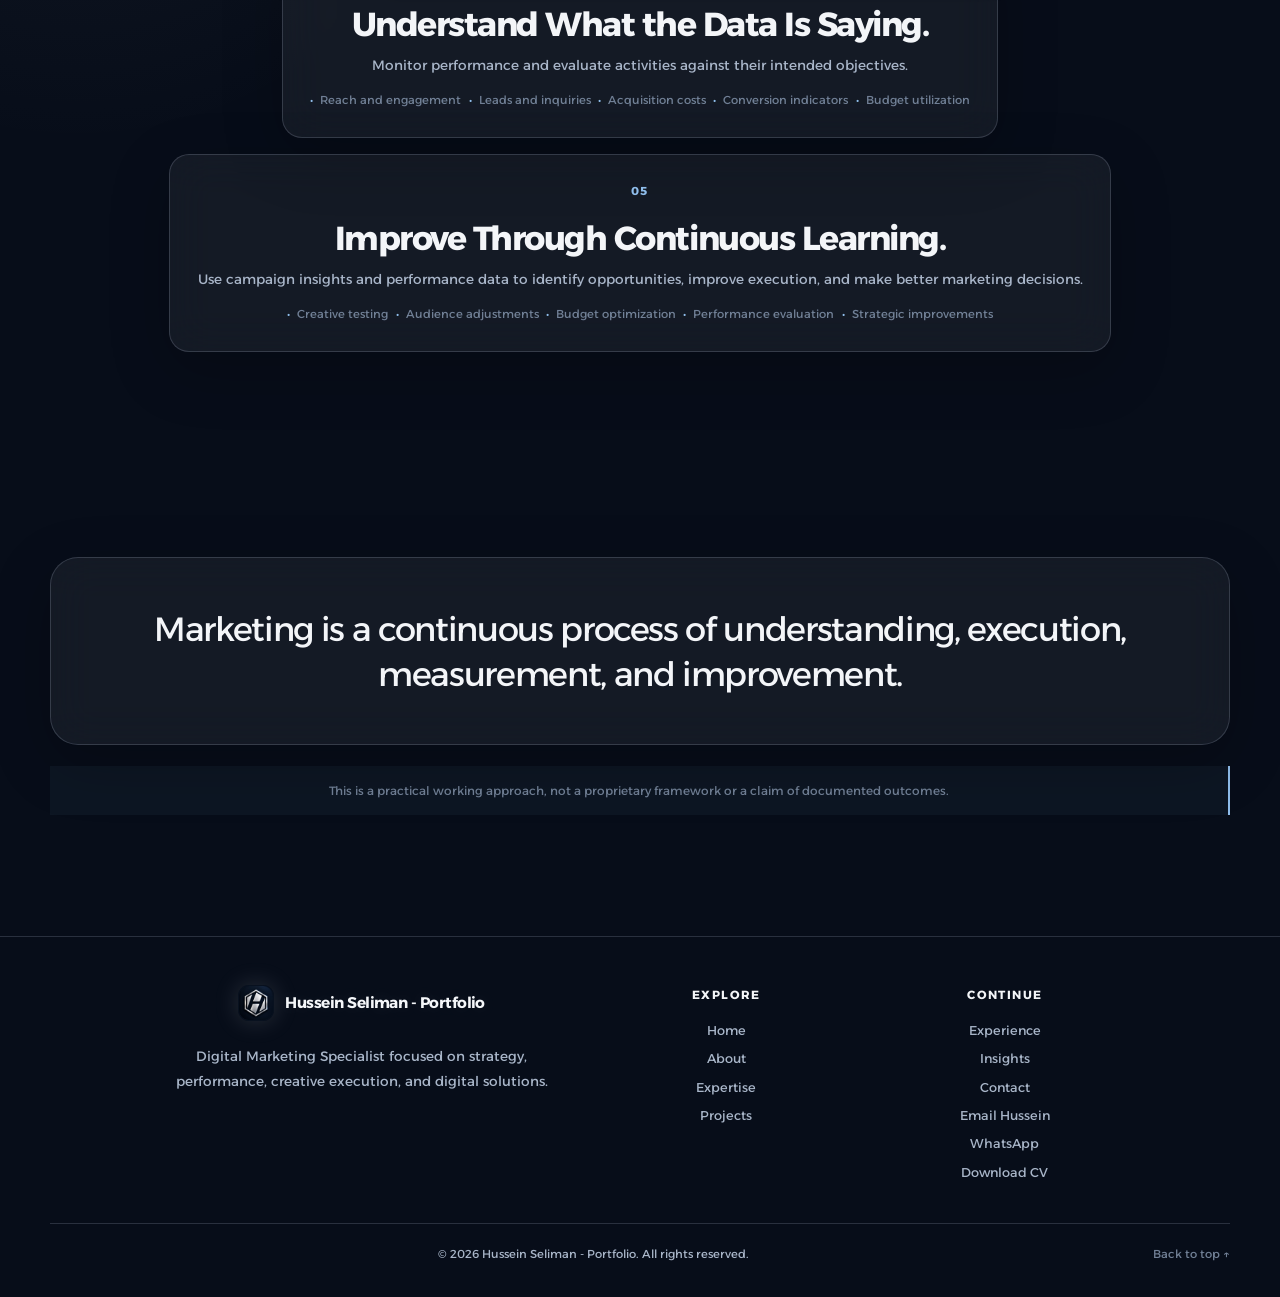
<file: pages/approach.html>
<!doctype html>
<html lang="en">
<head>
  <meta charset="utf-8"><meta name="viewport" content="width=device-width, initial-scale=1"><meta name="theme-color" content="#070D19"><meta name="application-name" content="Hussein Seliman - Portfolio">
  <meta name="description" content="Discover Hussein Seliman's practical marketing approach: understand, research and strategize, execute, measure, and optimize.">
  <meta property="og:type" content="website"><meta property="og:site_name" content="Hussein Seliman - Portfolio"><meta property="og:title" content="My Marketing Approach | Hussein Seliman - Portfolio"><meta property="og:description" content="Think clearly. Execute intentionally."><meta property="og:image" content="../assets/hero-logo.png">
  <link rel="canonical" href="https://your-domain.example/pages/approach.html"><link rel="icon" href="../assets/icons/favicon.png" type="image/png"><title>My Marketing Approach | Hussein Seliman - Portfolio</title>
  <link rel="preconnect" href="https://fonts.googleapis.com"><link rel="preconnect" href="https://fonts.gstatic.com" crossorigin><link href="https://fonts.googleapis.com/css2?family=Inter:wght@400;500;600;700&display=swap" rel="stylesheet">
  <link rel="stylesheet" href="../assets/fonts/alexandria.css">
  <link rel="stylesheet" href="../css/design-system.css"><link rel="stylesheet" href="../css/global.css"><link rel="stylesheet" href="../css/components.css"><link rel="stylesheet" href="../css/home.css"><link rel="stylesheet" href="../css/pages.css"><link rel="stylesheet" href="../css/responsive.css">
  <link rel="stylesheet" href="../css/refinements.css">
  <script src="../js/components.js" defer></script><script src="../js/navigation.js" defer></script><script src="../js/animations.js" defer></script><script src="../js/projects.js" defer></script><script src="../js/main.js" defer></script><script src="../js/language.js" defer></script>
</head>
<body id="top" data-root="../" data-page="approach"><div data-component="header"></div><main id="main-content">
  <section class="page-hero page-hero--split container"><div class="reveal"><span class="eyebrow">My Marketing Approach</span><h1>Think clearly.<br><span class="silver-text">Execute intentionally.</span></h1><p>Effective marketing requires more than choosing platforms or launching advertisements. It requires understanding the business, defining the right direction, executing with purpose, and learning from performance.</p></div><div class="page-hero-visual glass reveal"><div class="process-rail" style="display:grid;grid-template-columns:1fr;width:80%"><div class="process-step"><h3>Understand</h3><p>Start with context.</p></div><div class="process-step"><h3>Optimize</h3><p>Keep learning.</p></div></div></div></section>
  <section class="section container"><div class="approach-list"><article class="approach-stage glass reveal"><div class="stage-index">01</div><div><h2>Understand the Business Before the Channels.</h2><p>Start by understanding the product or service, business model, target customers, market conditions, and primary objectives.</p><div class="considerations"><span>Business objectives</span><span>Product and service value</span><span>Audience needs</span><span>Competitor environment</span><span>Available resources</span></div></div></article><article class="approach-stage glass reveal"><div class="stage-index">02</div><div><h2>Build a Strategy Around the Real Objective.</h2><p>Translate business understanding into a practical marketing direction, selecting appropriate channels, messaging, budgets, and performance indicators.</p><div class="considerations"><span>Audience segmentation</span><span>Channel selection</span><span>Marketing messages</span><span>Budget allocation</span><span>KPI definition</span></div></div></article><article class="approach-stage glass reveal"><div class="stage-index">03</div><div><h2>Turn Strategy Into Action.</h2><p>Implement the marketing plan through campaigns, content, creative development, and digital experiences.</p><div class="considerations"><span>Campaign setup</span><span>Content planning</span><span>Creative production</span><span>Publishing</span><span>Campaign management</span></div></div></article><article class="approach-stage glass reveal"><div class="stage-index">04</div><div><h2>Understand What the Data Is Saying.</h2><p>Monitor performance and evaluate activities against their intended objectives.</p><div class="considerations"><span>Reach and engagement</span><span>Leads and inquiries</span><span>Acquisition costs</span><span>Conversion indicators</span><span>Budget utilization</span></div></div></article><article class="approach-stage glass reveal"><div class="stage-index">05</div><div><h2>Improve Through Continuous Learning.</h2><p>Use campaign insights and performance data to identify opportunities, improve execution, and make better marketing decisions.</p><div class="considerations"><span>Creative testing</span><span>Audience adjustments</span><span>Budget optimization</span><span>Performance evaluation</span><span>Strategic improvements</span></div></div></article></div></section>
  <section class="section section--tight container"><div class="quote-panel glass reveal"><p>Marketing is a continuous process of understanding, execution, measurement, and improvement.</p></div><p class="disclaimer" style="margin-top:1.3rem">This is a practical working approach, not a proprietary framework or a claim of documented outcomes.</p></section>
</main><div data-component="footer"></div></body></html>
</file>
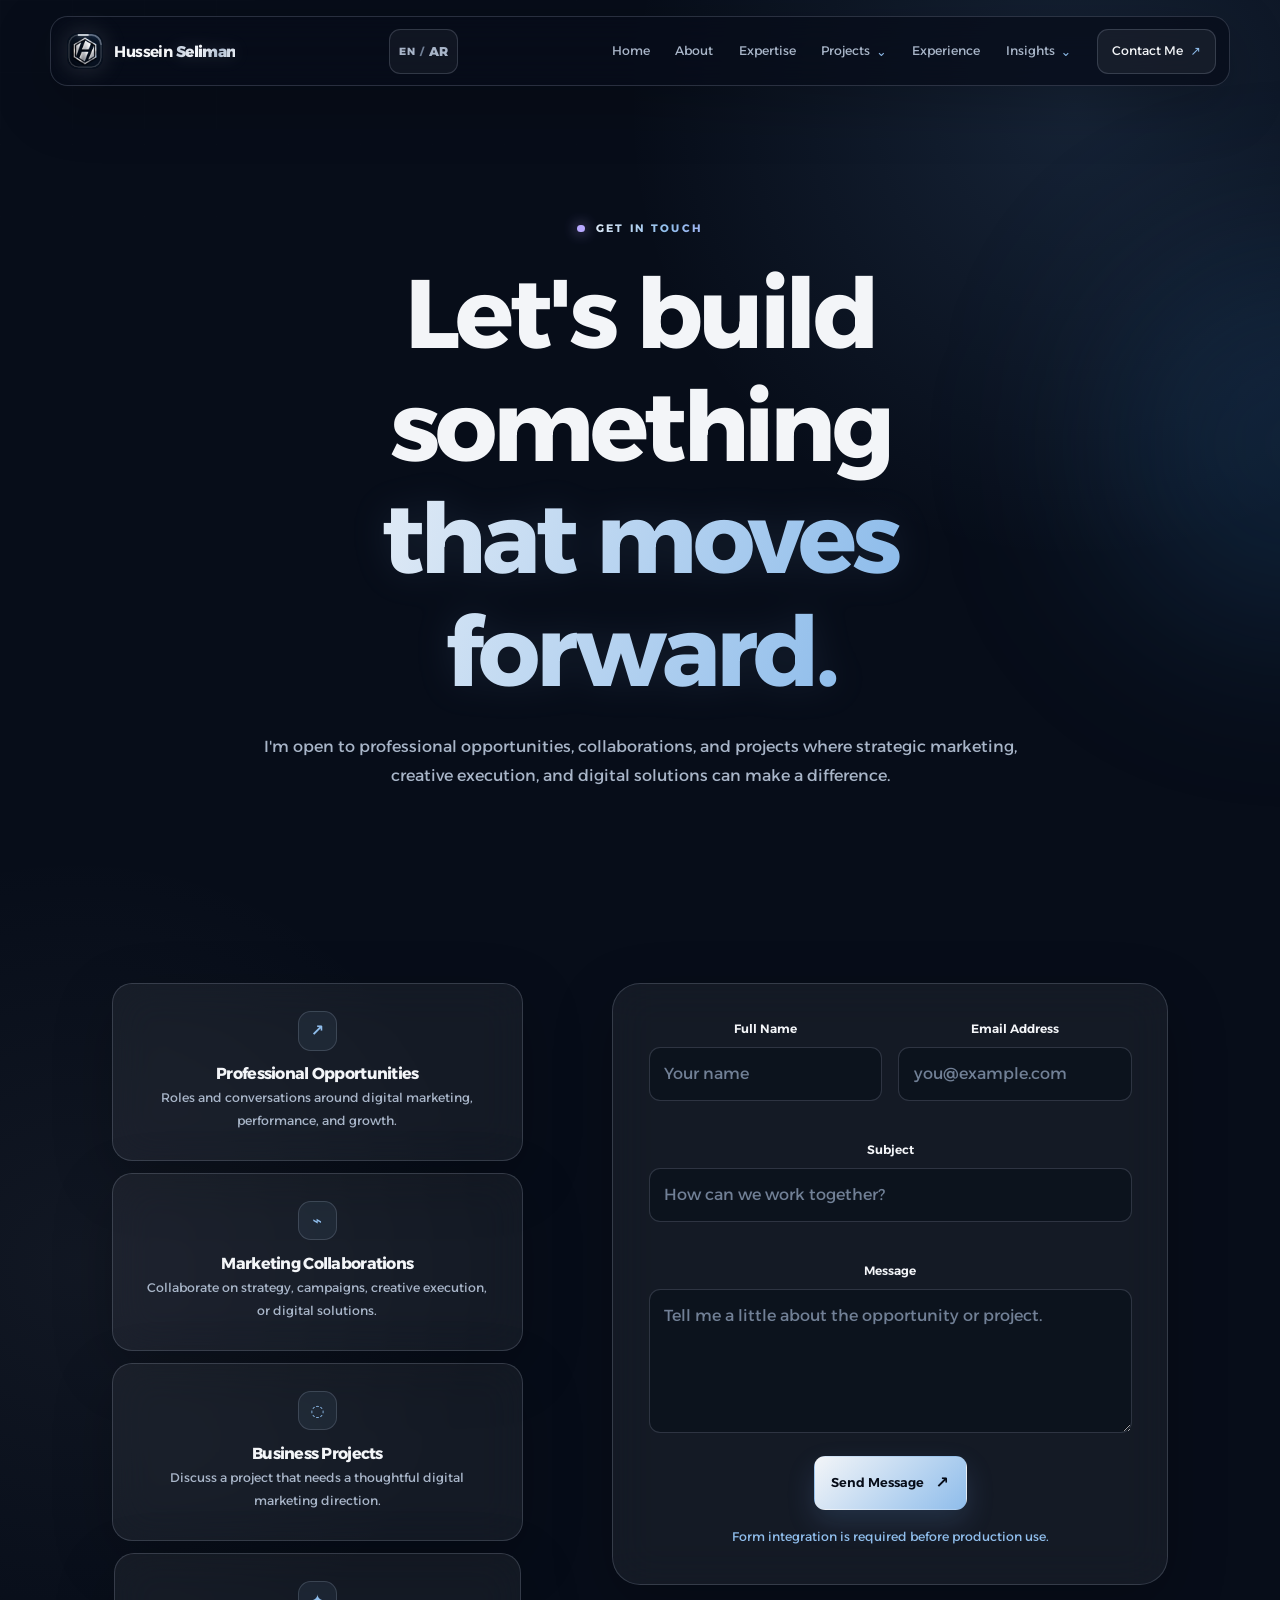
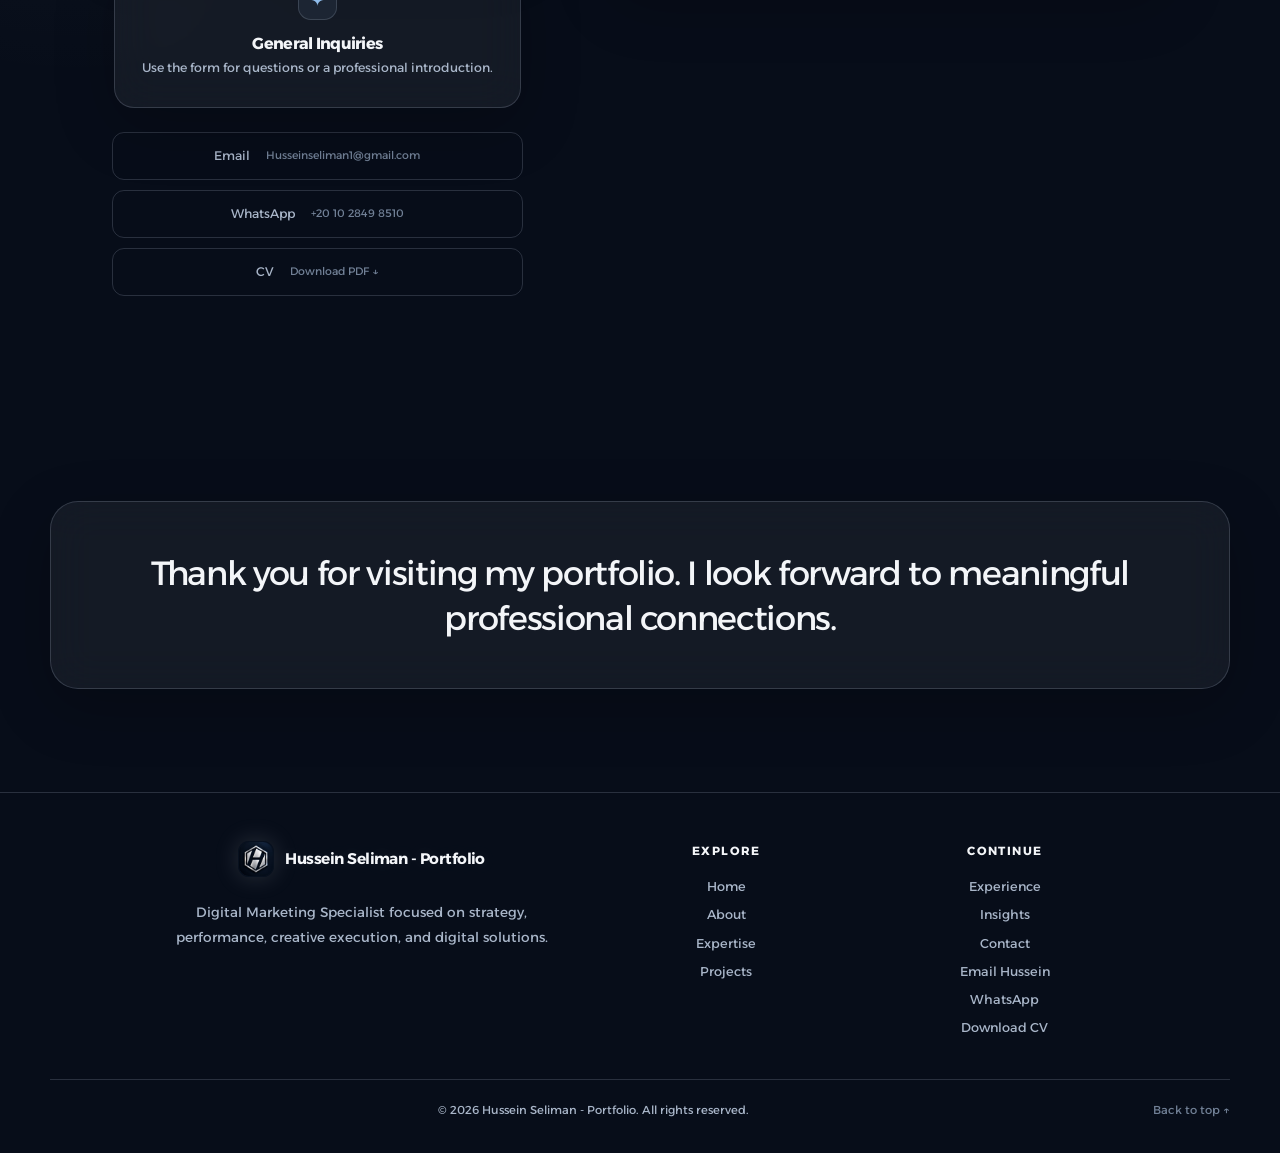
<file: pages/contact.html>
<!doctype html>
<html lang="en">
<head>
  <meta charset="utf-8"><meta name="viewport" content="width=device-width, initial-scale=1"><meta name="theme-color" content="#070D19"><meta name="application-name" content="Hussein Seliman - Portfolio">
  <meta name="description" content="Contact Hussein Seliman for professional opportunities, marketing collaborations, business projects, and general inquiries.">
  <meta property="og:type" content="website"><meta property="og:site_name" content="Hussein Seliman - Portfolio"><meta property="og:title" content="Contact Hussein Seliman | Professional Inquiries | Hussein Seliman - Portfolio"><meta property="og:description" content="Let's build something that moves forward."><meta property="og:image" content="../assets/hero-logo.png">
  <link rel="canonical" href="https://your-domain.example/pages/contact.html"><link rel="icon" href="../assets/icons/favicon.png" type="image/png"><title>Contact Hussein Seliman | Professional Inquiries | Hussein Seliman - Portfolio</title>
  <link rel="preconnect" href="https://fonts.googleapis.com"><link rel="preconnect" href="https://fonts.gstatic.com" crossorigin><link href="https://fonts.googleapis.com/css2?family=Inter:wght@400;500;600;700&display=swap" rel="stylesheet">
  <link rel="stylesheet" href="../assets/fonts/alexandria.css">
  <link rel="stylesheet" href="../css/design-system.css"><link rel="stylesheet" href="../css/global.css"><link rel="stylesheet" href="../css/components.css"><link rel="stylesheet" href="../css/home.css"><link rel="stylesheet" href="../css/pages.css"><link rel="stylesheet" href="../css/responsive.css">
  <link rel="stylesheet" href="../css/refinements.css">
  <script src="../js/components.js" defer></script><script src="../js/navigation.js" defer></script><script src="../js/animations.js" defer></script><script src="../js/projects.js" defer></script><script src="../js/main.js" defer></script><script src="../js/language.js" defer></script>
</head>
<body id="top" data-root="../" data-page="contact"><div data-component="header"></div><main id="main-content">
  <section class="page-hero container"><span class="eyebrow reveal">Get In Touch</span><h1 class="reveal">Let's build something<br><span class="silver-text">that moves forward.</span></h1><p class="reveal">I'm open to professional opportunities, collaborations, and projects where strategic marketing, creative execution, and digital solutions can make a difference.</p></section>
  <section class="section container"><div class="contact-layout"><div class="reveal"><div class="contact-options"><article class="contact-option glass"><div class="icon-chip">↗</div><div><h3>Professional Opportunities</h3><p>Roles and conversations around digital marketing, performance, and growth.</p></div></article><article class="contact-option glass"><div class="icon-chip">⌁</div><div><h3>Marketing Collaborations</h3><p>Collaborate on strategy, campaigns, creative execution, or digital solutions.</p></div></article><article class="contact-option glass"><div class="icon-chip">◌</div><div><h3>Business Projects</h3><p>Discuss a project that needs a thoughtful digital marketing direction.</p></div></article><article class="contact-option glass"><div class="icon-chip">✦</div><div><h3>General Inquiries</h3><p>Use the form for questions or a professional introduction.</p></div></article></div><div class="contact-social" id="social"><a class="social-placeholder" href="mailto:Husseinseliman1@gmail.com"><span>Email</span><span>Husseinseliman1@gmail.com</span></a><a class="social-placeholder" href="https://wa.me/201028498510" target="_blank" rel="noopener noreferrer"><span>WhatsApp</span><span>+20 10 2849 8510</span></a><a class="social-placeholder" href="../assets/documents/Hussein-Seliman-CV.pdf" download><span>CV</span><span>Download PDF ↓</span></a></div></div><form class="form-card glass reveal" data-contact-form novalidate><div class="form-grid"><div class="form-field"><label for="full-name">Full Name</label><input id="full-name" name="full-name" type="text" autocomplete="name" required placeholder="Your name"><span class="form-error" data-error-for="full-name"></span></div><div class="form-field"><label for="email">Email Address</label><input id="email" name="email" type="email" autocomplete="email" required placeholder="you@example.com"><span class="form-error" data-error-for="email"></span></div><div class="form-field form-field--wide"><label for="subject">Subject</label><input id="subject" name="subject" type="text" required placeholder="How can we work together?"><span class="form-error" data-error-for="subject"></span></div><div class="form-field form-field--wide"><label for="message">Message</label><textarea id="message" name="message" required placeholder="Tell me a little about the opportunity or project."></textarea><span class="form-error" data-error-for="message"></span></div></div><button class="button button-primary" type="submit">Send Message <span class="button-arrow">↗</span></button><p class="form-status" data-form-status role="status" aria-live="polite">Form integration is required before production use.</p></form></div></section>
  <section class="section section--tight container"><div class="quote-panel glass reveal"><p>Thank you for visiting my portfolio. I look forward to meaningful professional connections.</p></div></section>
</main><div data-component="footer"></div></body></html>
</file>
<file: assets/fonts/alexandria.css>
/* alexandria-arabic-wght-normal */
@font-face {
  font-family: 'Alexandria Variable';
  font-style: normal;
  font-display: swap;
  font-weight: 100 900;
  src: url(./files/alexandria-arabic-wght-normal.woff2) format('woff2-variations');
  unicode-range: U+0600-06FF,U+0750-077F,U+0870-088E,U+0890-0891,U+0897-08E1,U+08E3-08FF,U+200C-200E,U+2010-2011,U+204F,U+2E41,U+FB50-FDFF,U+FE70-FE74,U+FE76-FEFC,U+102E0-102FB,U+10E60-10E7E,U+10EC2-10EC4,U+10EFC-10EFF,U+1EE00-1EE03,U+1EE05-1EE1F,U+1EE21-1EE22,U+1EE24,U+1EE27,U+1EE29-1EE32,U+1EE34-1EE37,U+1EE39,U+1EE3B,U+1EE42,U+1EE47,U+1EE49,U+1EE4B,U+1EE4D-1EE4F,U+1EE51-1EE52,U+1EE54,U+1EE57,U+1EE59,U+1EE5B,U+1EE5D,U+1EE5F,U+1EE61-1EE62,U+1EE64,U+1EE67-1EE6A,U+1EE6C-1EE72,U+1EE74-1EE77,U+1EE79-1EE7C,U+1EE7E,U+1EE80-1EE89,U+1EE8B-1EE9B,U+1EEA1-1EEA3,U+1EEA5-1EEA9,U+1EEAB-1EEBB,U+1EEF0-1EEF1;
}

/* alexandria-vietnamese-wght-normal */
@font-face {
  font-family: 'Alexandria Variable';
  font-style: normal;
  font-display: swap;
  font-weight: 100 900;
  src: url(./files/alexandria-vietnamese-wght-normal.woff2) format('woff2-variations');
  unicode-range: U+0102-0103,U+0110-0111,U+0128-0129,U+0168-0169,U+01A0-01A1,U+01AF-01B0,U+0300-0301,U+0303-0304,U+0308-0309,U+0323,U+0329,U+1EA0-1EF9,U+20AB;
}

/* alexandria-latin-ext-wght-normal */
@font-face {
  font-family: 'Alexandria Variable';
  font-style: normal;
  font-display: swap;
  font-weight: 100 900;
  src: url(./files/alexandria-latin-ext-wght-normal.woff2) format('woff2-variations');
  unicode-range: U+0100-02BA,U+02BD-02C5,U+02C7-02CC,U+02CE-02D7,U+02DD-02FF,U+0304,U+0308,U+0329,U+1D00-1DBF,U+1E00-1E9F,U+1EF2-1EFF,U+2020,U+20A0-20AB,U+20AD-20C0,U+2113,U+2C60-2C7F,U+A720-A7FF;
}

/* alexandria-latin-wght-normal */
@font-face {
  font-family: 'Alexandria Variable';
  font-style: normal;
  font-display: swap;
  font-weight: 100 900;
  src: url(./files/alexandria-latin-wght-normal.woff2) format('woff2-variations');
  unicode-range: U+0000-00FF,U+0131,U+0152-0153,U+02BB-02BC,U+02C6,U+02DA,U+02DC,U+0304,U+0308,U+0329,U+2000-206F,U+20AC,U+2122,U+2191,U+2193,U+2212,U+2215,U+FEFF,U+FFFD;
}
</file>
<file: css/design-system.css>
:root {
  --bg-primary: #070d19;
  --bg-secondary: #101b2b;
  --bg-tertiary: #1b2a3d;
  --silver: #c7ccd4;
  --silver-light: #f3f5f8;
  --ice-blue: #8fbdeb;
  --blue-glow: #70a9e8;
  --brand-violet: #b8a9ff;
  --brand-mint: #9de7df;
  --brand-rose: #f0b6d8;
  --brand-gradient: linear-gradient(110deg, #f3f5f8 0%, #8fbdeb 28%, #b8a9ff 54%, #9de7df 76%, #f0b6d8 100%);
  --text-primary: #f3f5f8;
  --text-secondary: #a8b5c8;
  --text-muted: #718096;
  --glass-bg: rgba(255, 255, 255, 0.055);
  --glass-bg-strong: rgba(13, 25, 42, 0.78);
  --glass-bg-hover: rgba(255, 255, 255, 0.095);
  --glass-border: rgba(210, 225, 245, 0.17);
  --glass-border-hover: rgba(143, 189, 235, 0.48);
  --glass-blur: 20px;
  --shadow-soft: 0 18px 60px rgba(0, 0, 0, 0.22);
  --shadow-deep: 0 32px 90px rgba(0, 0, 0, 0.34);
  --radius-sm: 8px;
  --radius-md: 12px;
  --radius-lg: 20px;
  --radius-xl: 28px;
  --radius-pill: 999px;
  --container: 1200px;
  --ease: 320ms cubic-bezier(0.22, 1, 0.36, 1);
  --scroll-progress: 0;
  --font-sans: "Alexandria Variable", Alexandria, system-ui, -apple-system, BlinkMacSystemFont, "Segoe UI", sans-serif;
}
</file>
<file: css/global.css>
* { box-sizing: border-box; }
html { scroll-behavior: smooth; scroll-padding-top: 112px; }
body {
  min-width: 320px;
  margin: 0;
  overflow-x: hidden;
  color: var(--text-primary);
  background:
    radial-gradient(circle at 84% 4%, rgba(112, 169, 232, 0.14), transparent 28rem),
    radial-gradient(circle at 6% 46%, rgba(199, 204, 212, 0.055), transparent 26rem),
    var(--bg-primary);
  font-family: var(--font-sans);
  line-height: 1.65;
  -webkit-font-smoothing: antialiased;
}
body::before {
  position: fixed;
  z-index: -2;
  inset: 0;
  pointer-events: none;
  content: "";
  opacity: 0.14;
  background-image: linear-gradient(rgba(255,255,255,.035) 1px, transparent 1px), linear-gradient(90deg, rgba(255,255,255,.035) 1px, transparent 1px);
  background-size: 72px 72px;
  mask-image: linear-gradient(to bottom, black, transparent 86%);
  transform: translate3d(calc(var(--scroll-progress) * -18px), calc(var(--scroll-progress) * -28px), 0);
  transition: transform 900ms cubic-bezier(.22, 1, .36, 1);
}
body::after {
  position: fixed;
  z-index: -3;
  width: 24rem;
  height: 24rem;
  right: -13rem;
  top: 28%;
  pointer-events: none;
  content: "";
  border-radius: 50%;
  background: rgba(49, 109, 168, 0.2);
  filter: blur(88px);
  transform: translate3d(0, calc(var(--scroll-progress) * -72px), 0) scale(calc(1 + var(--scroll-progress) * .08));
  transition: transform 900ms cubic-bezier(.22, 1, .36, 1);
}
a { color: inherit; text-decoration: none; }
button, input, textarea { font: inherit; }
button { color: inherit; }
img { display: block; max-width: 100%; }
::selection { color: var(--bg-primary); background: var(--ice-blue); }
:focus-visible { outline: 2px solid var(--ice-blue); outline-offset: 4px; }

.container { width: min(var(--container), calc(100% - 64px)); margin-inline: auto; }
.narrow { max-width: 780px; }
.section { padding-block: clamp(4.75rem, 10vw, 9rem); }
.section--tight { padding-block: clamp(3rem, 7vw, 5.5rem); }
.section-heading { max-width: 720px; margin-bottom: 2.75rem; }
.section-heading--row { display: flex; align-items: end; justify-content: space-between; gap: 2rem; max-width: none; }
.section-kicker, .eyebrow { color: var(--ice-blue); font-size: 0.68rem; font-weight: 700; letter-spacing: .2em; text-transform: uppercase; }
.eyebrow { display: inline-flex; align-items: center; gap: .7rem; }
.eyebrow::before { width: .48rem; height: .48rem; content: ""; border-radius: 50%; background: var(--ice-blue); box-shadow: 0 0 14px rgba(143,189,235,.8); }
h1, h2, h3, h4, p { margin-top: 0; }
h1, h2, h3, h4 { color: var(--text-primary); line-height: 1.16; letter-spacing: -.045em; }
h1 { margin-bottom: 1.5rem; font-size: clamp(3.2rem, 7.6vw, 7rem); }
h2 { margin-bottom: 1.15rem; font-size: clamp(2.15rem, 4.5vw, 4.7rem); }
h3 { margin-bottom: .7rem; font-size: clamp(1.2rem, 2vw, 1.55rem); }
p { margin-bottom: 1.15rem; color: var(--text-secondary); line-height: 1.82; }
.lead { color: var(--silver-light); font-size: clamp(1.08rem, 1.7vw, 1.38rem); line-height: 1.7; }
.muted { color: var(--text-muted); }
.silver-text { display: inline-block; color: transparent; background: var(--brand-gradient); background-size: 300% 100%; background-clip: text; -webkit-background-clip: text; animation: brand-spectrum 4.2s linear infinite, brand-glint 2.6s ease-in-out infinite; filter: drop-shadow(0 0 18px rgba(143,189,235,.1)); }
.eyebrow, .section-kicker, .case-label, .visual-label { color: transparent; background: var(--brand-gradient); background-size: 260% 100%; background-clip: text; -webkit-background-clip: text; animation: brand-spectrum 5.2s linear infinite; }
.eyebrow::before { background: var(--brand-violet); box-shadow: 0 0 14px rgba(184,169,255,.85); animation: signal-pulse 2.8s ease-in-out infinite; }
.glass { background: var(--glass-bg); border: 1px solid var(--glass-border); box-shadow: var(--shadow-soft); backdrop-filter: blur(var(--glass-blur)); -webkit-backdrop-filter: blur(var(--glass-blur)); }
.grid-2 { display: grid; grid-template-columns: repeat(2, minmax(0, 1fr)); gap: 1.2rem; }
.grid-3 { display: grid; grid-template-columns: repeat(3, minmax(0, 1fr)); gap: 1.2rem; }
.grid-4 { display: grid; grid-template-columns: repeat(4, minmax(0, 1fr)); gap: 1.2rem; }
.pill { display: inline-flex; align-items: center; gap: .45rem; padding: .5rem .75rem; border: 1px solid var(--glass-border); border-radius: var(--radius-pill); color: var(--text-secondary); font-size: .72rem; }
.tags { display: flex; flex-wrap: wrap; gap: .55rem; }
.tags span { padding: .45rem .7rem; border: 1px solid var(--glass-border); border-radius: var(--radius-pill); color: var(--text-secondary); font-size: .7rem; }
.text-link { display: inline-flex; align-items: center; gap: .55rem; color: var(--silver-light); font-size: .82rem; font-weight: 600; }
.text-link span { color: var(--ice-blue); transition: transform var(--ease); }
.text-link:hover span { transform: translate(3px, -3px); }
.divider { height: 1px; background: var(--glass-border); }
.skip-link { position: fixed; z-index: 200; left: 1rem; top: -5rem; padding: .7rem 1rem; border-radius: var(--radius-sm); background: var(--silver-light); color: var(--bg-primary); }
.skip-link:focus { top: 1rem; }

.reveal { opacity: 0; transform: translateY(18px); transition: opacity 700ms var(--ease), transform 700ms var(--ease); }
.reveal.is-visible { opacity: 1; transform: none; }

@keyframes brand-spectrum {
  0% { background-position: 0% 50%; }
  50% { background-position: 100% 50%; }
  100% { background-position: 0% 50%; }
}

@keyframes brand-glint {
  0%, 100% { filter: drop-shadow(0 0 8px rgba(143,189,235,.06)); }
  45% { filter: drop-shadow(0 0 22px rgba(184,169,255,.22)); }
  62% { filter: drop-shadow(0 0 12px rgba(157,231,223,.13)); }
}

@keyframes signal-pulse {
  0%, 100% { transform: scale(.82); opacity: .72; }
  50% { transform: scale(1.18); opacity: 1; }
}

@keyframes logo-scan {
  to { transform: rotate(360deg); }
}

@keyframes logo-frame-breathe {
  0%, 100% { opacity: .56; box-shadow: inset 0 0 7px rgba(243,245,248,.055); }
  50% { opacity: .82; box-shadow: inset 0 0 10px rgba(243,245,248,.11); }
}

@media (prefers-reduced-motion: reduce) {
  .silver-text, .brand-lockup strong, .eyebrow, .section-kicker, .case-label, .visual-label, .eyebrow::before, .brand-symbol::before, .brand-symbol::after { animation: none; }
  body::before, body::after { transition: none; transform: none; }
}
</file>
<file: css/components.css>
.site-header { position: sticky; z-index: 50; top: 0; padding-top: 1rem; }
.navbar { position: relative; display: flex; align-items: center; justify-content: space-between; width: min(var(--container), calc(100% - 64px)); min-height: 4.4rem; margin-inline: auto; padding: .65rem .8rem .65rem 1rem; border-radius: 1.1rem; background: rgba(7, 13, 25, .76); }
.brand { display: inline-flex; align-items: center; gap: .7rem; min-width: max-content; }
.brand-symbol { position: relative; z-index: 0; display: grid; width: 2.25rem; height: 2.25rem; place-items: center; overflow: hidden; border: 1px solid rgba(243,245,248,.35); border-radius: .7rem; background: rgba(9,19,34,.82); box-shadow: 0 0 24px rgba(199,204,212,.18); isolation: isolate; }
.brand-symbol::before, .brand-symbol::after { position: absolute; z-index: 2; inset: 0; border-radius: .7rem; content: ""; pointer-events: none; }
.brand-symbol::before { padding: 1.5px; background: conic-gradient(from 0deg, transparent 0deg 238deg, rgba(199,204,212,.08) 252deg, rgba(199,204,212,.3) 274deg, var(--silver-light) 302deg, rgba(243,245,248,.74) 322deg, rgba(199,204,212,.18) 344deg, transparent 360deg); -webkit-mask: linear-gradient(#000 0 0) content-box, linear-gradient(#000 0 0); -webkit-mask-composite: xor; mask: linear-gradient(#000 0 0) content-box, linear-gradient(#000 0 0); mask-composite: exclude; animation: logo-scan 14s cubic-bezier(.45,0,.55,1) infinite; transform-origin: center; will-change: transform; filter: drop-shadow(0 0 5px rgba(243,245,248,.46)); }
.brand-symbol::after { inset: 2px; border: 1px solid rgba(243,245,248,.17); box-shadow: inset 0 0 9px rgba(243,245,248,.06); animation: logo-frame-breathe 8.5s cubic-bezier(.45,0,.55,1) infinite; }
.brand-symbol img { position: relative; z-index: 1; width: 100%; height: 100%; object-fit: cover; }
.brand-lockup { font-size: .72rem; font-weight: 600; letter-spacing: .15em; }
.brand-lockup strong { color: transparent; background: var(--brand-gradient); background-size: 360% 100%; background-clip: text; -webkit-background-clip: text; animation: brand-spectrum 8.5s linear infinite, brand-glint 5.2s ease-in-out infinite; font-weight: 700; }
.nav-links { display: flex; align-items: center; gap: clamp(.9rem, 2vw, 1.65rem); color: var(--text-secondary); font-size: .78rem; }
.nav-links > a, .nav-dropdown-toggle { transition: color var(--ease); }
.nav-links > a:hover, .nav-links > a.active, .nav-dropdown:hover > .nav-dropdown-toggle, .nav-dropdown.is-open > .nav-dropdown-toggle { color: var(--silver-light); }
.nav-dropdown { position: relative; }
.nav-dropdown-toggle { display: inline-flex; align-items: center; gap: .35rem; padding: .6rem 0; border: 0; background: transparent; cursor: pointer; color: inherit; font-size: inherit; }
.nav-dropdown-toggle .chevron { color: var(--ice-blue); font-size: .8rem; transition: transform var(--ease); }
.nav-dropdown.is-open .chevron { transform: rotate(180deg); }
.nav-dropdown-menu { position: absolute; top: calc(100% + .65rem); right: 0; display: grid; min-width: 14.5rem; padding: .45rem; border: 1px solid var(--glass-border); border-radius: .9rem; opacity: 0; visibility: hidden; transform: translateY(-6px); background: rgba(11, 22, 38, .96); box-shadow: var(--shadow-deep); backdrop-filter: blur(20px); transition: opacity var(--ease), transform var(--ease), visibility var(--ease); }
.nav-dropdown.is-open .nav-dropdown-menu, .nav-dropdown:focus-within .nav-dropdown-menu { opacity: 1; visibility: visible; transform: none; }
.nav-dropdown-menu a { padding: .65rem .7rem; border-radius: .55rem; color: var(--text-secondary); font-size: .74rem; }
.nav-dropdown-menu a:hover, .nav-dropdown-menu a.active { color: var(--silver-light); background: var(--glass-bg-hover); }
.nav-cta { display: inline-flex; align-items: center; gap: .45rem; padding: .7rem .9rem; border: 1px solid var(--glass-border); border-radius: .7rem; color: var(--text-primary) !important; background: rgba(255,255,255,.055); }
.nav-cta span { color: var(--ice-blue); }
.menu-toggle { display: none; width: 2.8rem; height: 2.8rem; padding: .55rem; border: 1px solid var(--glass-border); border-radius: .7rem; background: var(--glass-bg); cursor: pointer; }
.menu-toggle span { display: block; width: 1.3rem; height: 2px; margin: .27rem auto; border-radius: 2px; background: var(--silver-light); transition: transform var(--ease), opacity var(--ease); }
.menu-toggle[aria-expanded="true"] span:nth-child(1) { transform: translateY(7px) rotate(45deg); }
.menu-toggle[aria-expanded="true"] span:nth-child(2) { opacity: 0; }
.menu-toggle[aria-expanded="true"] span:nth-child(3) { transform: translateY(-7px) rotate(-45deg); }

.button { display: inline-flex; align-items: center; justify-content: center; gap: .7rem; min-height: 3rem; padding: .8rem 1.05rem; border: 1px solid transparent; border-radius: .7rem; font-size: .8rem; font-weight: 600; transition: transform var(--ease), border-color var(--ease), background var(--ease), color var(--ease); }
.button:hover { transform: translateY(-3px); }
.button-primary { color: var(--bg-primary); background: linear-gradient(135deg, var(--silver-light), var(--ice-blue)); box-shadow: 0 12px 28px rgba(112,169,232,.17); }
.button-glass { border-color: var(--glass-border); color: var(--silver-light); background: var(--glass-bg); }
.button-glass:hover { border-color: var(--glass-border-hover); background: var(--glass-bg-hover); }
.button-arrow { color: var(--bg-primary); font-size: 1rem; }

.site-footer { padding-block: 3rem 2rem; border-top: 1px solid var(--glass-border); }
.footer-grid { display: grid; grid-template-columns: 1.4fr .8fr .8fr; gap: 3rem; padding-bottom: 2.5rem; }
.footer-description { max-width: 24rem; margin: 1rem 0 0; font-size: .85rem; }
.footer-title { margin-bottom: .85rem; color: var(--silver-light); font-size: .74rem; font-weight: 700; letter-spacing: .12em; text-transform: uppercase; }
.footer-links { display: grid; gap: .45rem; margin: 0; padding: 0; list-style: none; color: var(--text-secondary); font-size: .8rem; }
.footer-links a:hover { color: var(--silver-light); }
.footer-bottom { display: flex; align-items: center; justify-content: space-between; gap: 1rem; padding-top: 1.3rem; border-top: 1px solid var(--glass-border); color: var(--text-muted); font-size: .72rem; }
.footer-bottom a:hover { color: var(--ice-blue); }
.footer-note { margin: 0; }

.breadcrumbs { display: flex; flex-wrap: wrap; align-items: center; gap: .55rem; margin-bottom: 1.8rem; color: var(--text-muted); font-size: .72rem; }
.breadcrumbs a:hover { color: var(--silver-light); }
.breadcrumbs span { color: var(--ice-blue); }
.info-card { padding: 1.35rem; border-radius: var(--radius-lg); }
.info-card h3 { font-size: 1.15rem; }
.info-card p:last-child { margin-bottom: 0; }
.icon-chip { display: grid; width: 2.45rem; height: 2.45rem; place-items: center; margin-bottom: 1.3rem; border: 1px solid var(--glass-border); border-radius: .8rem; color: var(--ice-blue); background: rgba(143,189,235,.07); font-weight: 700; }

.project-card { overflow: hidden; border-radius: var(--radius-xl); transition: transform var(--ease), border-color var(--ease), box-shadow var(--ease); }
.project-card:hover { transform: translateY(-7px); border-color: var(--glass-border-hover); box-shadow: 0 24px 80px rgba(0,0,0,.32); }
.project-visual { position: relative; display: flex; min-height: 15rem; flex-direction: column; justify-content: space-between; padding: 1.3rem; overflow: hidden; isolation: isolate; }
.project-visual::before, .project-visual::after { position: absolute; content: ""; z-index: -1; border-radius: 50%; }
.project-visual::before { width: 12rem; height: 12rem; right: -2rem; top: -4rem; background: rgba(255,255,255,.15); filter: blur(2px); }
.project-visual::after { width: 20rem; height: 8rem; left: -5rem; bottom: -4rem; background: rgba(7,13,25,.3); transform: rotate(-18deg); filter: blur(12px); }
.project-visual--education { background: linear-gradient(135deg, #315b7d, #19283b 52%, #0c1421); }
.project-visual--beauty { background: linear-gradient(135deg, #697388, #403e50 48%, #171b29); }
.project-visual--auto { background: linear-gradient(135deg, #516b85, #182a40 52%, #080f1c); }
.project-visual--learning { background: linear-gradient(135deg, #4b6682, #26354a 52%, #0d1828); }
.project-video-stack { position: absolute; z-index: 0; inset: 0; display: grid; grid-template-columns: repeat(3, 1fr); gap: .35rem; padding: 3.2rem 1rem 1.25rem; opacity: .62; }
.project-video-stack::after { position: absolute; z-index: 1; inset: 0; content: ""; background: linear-gradient(180deg, rgba(7,13,25,.18), rgba(7,13,25,.82)); pointer-events: none; }
.project-video-stack img { width: 100%; height: 100%; min-height: 11rem; object-fit: cover; object-position: top center; border: 1px solid rgba(255,255,255,.18); border-radius: .65rem; filter: saturate(.78) contrast(.94); }
.project-visual--beauty > .visual-label, .project-visual--beauty > strong, .project-visual--beauty > small { position: relative; z-index: 2; text-shadow: 0 2px 18px rgba(0,0,0,.55); }
.project-video-badge { position: relative; z-index: 2; align-self: center; display: inline-flex; align-items: center; gap: .45rem; margin: auto 0 .5rem; padding: .6rem .75rem; border: 1px solid rgba(255,255,255,.55); border-radius: 999px; color: var(--bg-primary); background: rgba(243,245,248,.88); box-shadow: 0 10px 28px rgba(0,0,0,.22); font-size: .6rem; font-weight: 800; letter-spacing: .1em; }
.project-brand-preview { position: relative; z-index: 1; display: flex; align-items: center; justify-content: center; gap: .8rem; width: min(100%, 16rem); min-height: 9rem; flex-direction: column; margin-bottom: auto; padding: 1rem 1.2rem; border: 1px solid rgba(255,255,255,.34); border-radius: 1.15rem; background: linear-gradient(145deg, rgba(255,255,255,.16), rgba(7,13,25,.32)); box-shadow: 0 16px 42px rgba(0,0,0,.2), inset 0 1px 0 rgba(255,255,255,.14); backdrop-filter: blur(16px); -webkit-backdrop-filter: blur(16px); }
.project-brand-preview img { width: 5.4rem; height: 5.4rem; object-fit: contain; border: 1px solid rgba(243,245,248,.38); border-radius: .8rem; background: rgba(7,13,25,.92); box-shadow: 0 8px 28px rgba(0,0,0,.2), 0 0 24px rgba(199,204,212,.12); }
.project-brand-preview span { color: rgba(243,245,248,.86); font-size: .62rem; font-weight: 800; letter-spacing: .12em; }
.project-brand-preview--engilina { display: grid; gap: .25rem; padding: 1.15rem 1.35rem; border-color: rgba(255,255,255,.42); background: linear-gradient(135deg, rgba(255,255,255,.2), rgba(7,13,25,.3)); }
.project-brand-preview--engilina img { width: 6.1rem; height: 6.1rem; border: 1px solid rgba(255,255,255,.28); background: rgba(7,13,25,.92); }
.project-brand-preview--engilina strong { color: var(--silver-light); font-size: 1.25rem; letter-spacing: .18em; line-height: 1; }
.project-brand-preview--engilina span { color: rgba(243,245,248,.68); font-size: .55rem; letter-spacing: .25em; }
.project-visual--article { min-height: 12rem; background: linear-gradient(135deg, #223f5d, #101d31 58%, #0c1320); }
.project-visual .visual-label { color: transparent; font-size: .64rem; font-weight: 700; letter-spacing: .16em; text-transform: uppercase; }
.project-visual strong { max-width: 15rem; font-size: clamp(1.5rem, 3vw, 2.2rem); line-height: 1.02; letter-spacing: -.055em; }
.project-visual small { color: rgba(243,245,248,.7); font-size: .62rem; letter-spacing: .12em; }
.project-body { padding: 1.35rem; border-top: 1px solid rgba(255,255,255,.08); background: linear-gradient(145deg, rgba(255,255,255,.055), rgba(7,13,25,.18)); backdrop-filter: blur(14px); -webkit-backdrop-filter: blur(14px); }
.project-meta { margin-bottom: .7rem; color: var(--ice-blue); font-size: .64rem; font-weight: 700; letter-spacing: .14em; text-transform: uppercase; }
.project-body h3 { margin-bottom: .6rem; }
.project-body p { margin-bottom: 1.15rem; font-size: .86rem; }
.project-body .tags { margin-bottom: 1.2rem; }

.article-card { overflow: hidden; border-radius: var(--radius-xl); transition: transform var(--ease), border-color var(--ease); }
.article-card:hover { transform: translateY(-6px); border-color: var(--glass-border-hover); }
.article-body { padding: 1.35rem; }
.article-meta { display: flex; justify-content: space-between; gap: 1rem; margin-bottom: .8rem; color: var(--ice-blue); font-size: .65rem; letter-spacing: .12em; text-transform: uppercase; }
.article-body p { font-size: .86rem; }
.article-placeholder { color: var(--text-muted); font-size: .7rem; }

.form-card { padding: clamp(1.3rem, 4vw, 2.2rem); border-radius: var(--radius-xl); }
.form-grid { display: grid; grid-template-columns: repeat(2, minmax(0, 1fr)); gap: 1rem; }
.form-field { display: grid; gap: .45rem; }
.form-field--wide { grid-column: 1 / -1; }
.form-field label { color: var(--silver-light); font-size: .76rem; font-weight: 600; }
.form-field input, .form-field textarea { width: 100%; padding: .82rem .9rem; border: 1px solid var(--glass-border); border-radius: .7rem; outline: none; color: var(--text-primary); background: rgba(4,10,20,.42); transition: border-color var(--ease), box-shadow var(--ease); }
.form-field textarea { min-height: 9rem; resize: vertical; }
.form-field input::placeholder, .form-field textarea::placeholder { color: var(--text-muted); }
.form-field input:focus, .form-field textarea:focus { border-color: var(--ice-blue); box-shadow: 0 0 0 3px rgba(143,189,235,.11); }
.form-error { min-height: 1rem; color: #f1b7c1; font-size: .72rem; }
.form-status { margin: 1rem 0 0; color: var(--ice-blue); font-size: .78rem; }
/* Header controls and a calmer, premium silver scan. */
.header-actions { display: inline-flex; align-items: center; gap: .55rem; }
.language-toggle { display: inline-flex; align-items: center; justify-content: center; gap: .28rem; min-width: 3.55rem; height: 2.8rem; padding: .45rem .55rem; border: 1px solid var(--glass-border); border-radius: .7rem; color: var(--text-secondary); background: rgba(255,255,255,.045); cursor: pointer; font-size: .65rem; font-weight: 800; letter-spacing: .08em; transition: color var(--ease), border-color var(--ease), background var(--ease), transform var(--ease); }
.language-toggle:hover, .language-toggle.is-arabic { border-color: var(--glass-border-hover); color: var(--silver-light); background: rgba(143,189,235,.12); transform: translateY(-1px); }
.language-toggle__ar { font-size: .8rem; letter-spacing: 0; }
.language-toggle__divider { color: var(--text-muted); }
.language-toggle.is-arabic .language-toggle__en { color: var(--text-muted); }
.language-toggle.is-arabic .language-toggle__ar { color: var(--ice-blue); }
.brand-symbol::before { animation: logo-scan 18s linear infinite; filter: drop-shadow(0 0 4px rgba(243,245,248,.36)); }
.brand-symbol::after { animation: logo-frame-breathe 11s ease-in-out infinite; }
@media (max-width:760px) { .header-actions { gap: .4rem; } .language-toggle { min-width: 3.2rem; height: 2.65rem; } }

.project-brand-preview--future img { width: min(12rem, 100%); height: 5rem; border: 0; background: transparent; box-shadow: none; }
.project-brand-preview--future span { letter-spacing: .16em; }
</file>
<file: css/home.css>
.home-hero { min-height: min(47rem, calc(100vh - 5rem)); display: grid; grid-template-columns: 1.02fr .98fr; align-items: center; gap: clamp(3rem, 7vw, 7rem); padding-block: clamp(5rem, 10vw, 8rem) 5rem; }
.home-hero h1 { max-width: 10ch; }
.home-hero-copy > p { max-width: 34rem; font-size: 1rem; }
.hero-actions { display: flex; flex-wrap: wrap; gap: .75rem; margin: 2rem 0 1.7rem; }
.hero-meta { display: flex; flex-wrap: wrap; gap: .7rem 1rem; color: var(--text-muted); font-size: .72rem; }
.hero-meta span + span::before { margin-right: 1rem; content: "•"; color: var(--ice-blue); }
.hero-visual { position: relative; min-height: 31rem; display: grid; place-items: center; }
.hero-visual::before { position: absolute; width: 21rem; height: 21rem; content: ""; border: 1px solid rgba(143,189,235,.2); border-radius: 50%; box-shadow: 0 0 80px rgba(112,169,232,.12), inset 0 0 60px rgba(112,169,232,.05); }
.hero-visual::after { position: absolute; width: 29rem; height: 12rem; content: ""; border: 1px solid rgba(199,204,212,.11); border-radius: 50%; transform: rotate(-28deg); }
.hero-orbit { position: absolute; width: 27rem; height: 15rem; border: 1px dashed rgba(143,189,235,.18); border-radius: 50%; transform: rotate(30deg); }
.hero-panel { position: relative; z-index: 1; display: grid; width: min(18rem, 70%); aspect-ratio: .88; place-items: center; border-radius: 1.5rem; background: linear-gradient(145deg, rgba(255,255,255,.14), rgba(255,255,255,.025) 42%, rgba(112,169,232,.08)); box-shadow: 0 25px 90px rgba(0,0,0,.4); }
.hero-panel::before { position: absolute; inset: .65rem; content: ""; border: 1px solid rgba(243,245,248,.13); border-radius: 1rem; }
.hero-panel img { position: relative; width: 58%; border-radius: 1rem; mix-blend-mode: screen; opacity: .92; }
.hero-panel-copy { position: absolute; right: 1rem; bottom: 1rem; left: 1rem; display: flex; justify-content: space-between; color: rgba(243,245,248,.72); font-size: .57rem; letter-spacing: .15em; }
.float-note { position: absolute; z-index: 2; display: grid; gap: .18rem; padding: .8rem .9rem; border-radius: .85rem; background: rgba(13,25,42,.78); }
.float-note strong { font-size: .76rem; }
.float-note small { color: var(--text-muted); font-size: .62rem; }
.float-note--top { top: 12%; right: 0; }
.float-note--bottom { bottom: 13%; left: 0; }
.section-intro { display: grid; grid-template-columns: .7fr 1.3fr; gap: clamp(2rem, 8vw, 8rem); align-items: start; }
.intro-copy { max-width: 38rem; }
.intro-copy p:last-child { margin-bottom: 0; }
.signal-strip { display: grid; grid-template-columns: auto repeat(4, 1fr); align-items: center; gap: 1rem; padding-block: 1.05rem; border-top: 1px solid var(--glass-border); border-bottom: 1px solid var(--glass-border); color: var(--text-secondary); font-size: .72rem; }
.signal-strip span:first-child { color: var(--ice-blue); font-size: .62rem; letter-spacing: .14em; text-transform: uppercase; }
.signal-strip span:not(:first-child) { display: inline-flex; align-items: center; gap: .75rem; }
.signal-strip span:not(:first-child)::before { width: .28rem; height: .28rem; content: ""; border-radius: 50%; background: var(--ice-blue); }
.expertise-grid-home { display: grid; grid-template-columns: repeat(3, minmax(0,1fr)); gap: 1rem; }
.expertise-card { padding: 1.35rem; border-radius: var(--radius-lg); transition: transform var(--ease), border-color var(--ease); }
.expertise-card:hover { transform: translateY(-5px); border-color: var(--glass-border-hover); }
.expertise-number { display: flex; justify-content: space-between; margin-bottom: 3.4rem; color: var(--ice-blue); font-size: .66rem; letter-spacing: .15em; }
.expertise-card p { margin-bottom: 0; font-size: .82rem; }
.experience-band { display: grid; grid-template-columns: auto 1fr auto; gap: 1.5rem; align-items: center; padding: clamp(1.3rem, 3vw, 2rem); border-radius: var(--radius-xl); }
.experience-mark { display: grid; width: 4rem; height: 4rem; place-items: center; border: 1px solid var(--glass-border); border-radius: 1rem; color: var(--silver-light); background: linear-gradient(135deg, rgba(243,245,248,.17), rgba(143,189,235,.08)); font-size: 1.8rem; font-weight: 700; }
.experience-mark span { color: var(--ice-blue); }
.experience-band h3 { margin-bottom: .25rem; }
.experience-band p { margin-bottom: 0; font-size: .83rem; }
.experience-date { color: var(--ice-blue); font-size: .68rem; font-weight: 700; letter-spacing: .14em; white-space: nowrap; }
.process-rail { display: grid; grid-template-columns: repeat(5, minmax(0,1fr)); gap: 0; counter-reset: process; }
.process-step { position: relative; padding: 1.2rem 1rem; border-top: 1px solid var(--glass-border); }
.process-step::before { display: block; margin-bottom: 1.7rem; color: var(--ice-blue); font-size: .7rem; font-weight: 700; letter-spacing: .15em; counter-increment: process; content: "0" counter(process); }
.process-step + .process-step { border-left: 1px solid var(--glass-border); }
.process-step h3 { font-size: 1.05rem; }
.process-step p { margin-bottom: 0; font-size: .77rem; }
.home-contact { position: relative; overflow: hidden; padding: clamp(2rem, 6vw, 5rem); border-radius: var(--radius-xl); }
.home-contact::after { position: absolute; width: 20rem; height: 20rem; right: -5rem; bottom: -9rem; content: ""; border: 1px solid rgba(143,189,235,.2); border-radius: 50%; }
.home-contact > * { position: relative; z-index: 1; }
.home-contact p { max-width: 34rem; }
</file>
<file: css/pages.css>
.page-hero { padding-block: clamp(5rem, 10vw, 8rem) 4.5rem; }
.page-hero--split { display: grid; grid-template-columns: 1.05fr .95fr; gap: clamp(2rem, 7vw, 7rem); align-items: end; }
.page-hero h1 { max-width: 10ch; margin-top: 1rem; }
.page-hero p { max-width: 42rem; font-size: 1rem; }
.page-hero--split p { max-width: 31rem; }
.page-hero-visual { min-height: 17rem; display: grid; place-items: center; border-radius: var(--radius-xl); overflow: hidden; background: radial-gradient(circle at 60% 35%, rgba(143,189,235,.24), transparent 22%), linear-gradient(145deg, rgba(255,255,255,.1), rgba(255,255,255,.025)); }
.page-hero-visual img { width: 9.5rem; border-radius: 1.4rem; opacity: .85; mix-blend-mode: screen; }
.stat-row { display: grid; grid-template-columns: repeat(3, 1fr); gap: 1px; margin-top: 2.5rem; border: 1px solid var(--glass-border); background: var(--glass-border); }
.stat { padding: 1rem; background: rgba(7,13,25,.58); }
.stat strong { display: block; color: var(--silver-light); font-size: 1.25rem; }
.stat span { color: var(--text-muted); font-size: .7rem; }
.story-grid { display: grid; grid-template-columns: .7fr 1.3fr; gap: clamp(2rem, 7vw, 7rem); }
.story-grid > h2 { margin-bottom: 0; }
.story-copy { max-width: 44rem; }
.story-copy p:last-child { margin-bottom: 0; }
.quote-panel { padding: clamp(1.5rem, 4vw, 3rem); border-radius: var(--radius-xl); }
.quote-panel p { margin: 0; color: var(--silver-light); font-size: clamp(1.25rem, 2.7vw, 2.1rem); line-height: 1.35; letter-spacing: -.04em; }
.timeline { position: relative; display: grid; gap: 1rem; }
.timeline::before { position: absolute; left: 1.15rem; top: 1rem; bottom: 1rem; width: 1px; content: ""; background: var(--glass-border); }
.timeline-item { position: relative; display: grid; grid-template-columns: 2.35rem 1fr; gap: 1rem; }
.timeline-marker { z-index: 1; display: grid; width: 2.3rem; height: 2.3rem; place-items: center; border: 1px solid var(--glass-border-hover); border-radius: 50%; color: var(--bg-primary); background: var(--ice-blue); font-size: .68rem; font-weight: 700; }
.timeline-content { padding: 1.25rem; border-radius: var(--radius-lg); }
.timeline-content h3 { font-size: 1.25rem; }
.timeline-content p { margin-bottom: 0; font-size: .84rem; }
.beliefs-grid { display: grid; grid-template-columns: repeat(3, minmax(0, 1fr)); gap: 1rem; }
.belief { padding: 1.1rem; border-radius: var(--radius-md); color: var(--silver-light); font-size: .87rem; }
.belief::before { display: block; margin-bottom: 1.2rem; color: var(--ice-blue); content: "✦"; }
.expertise-detail-grid { display: grid; grid-template-columns: repeat(2, minmax(0, 1fr)); gap: 1rem; }
.expertise-detail { display: grid; grid-template-columns: 3.2rem 1fr; gap: 1rem; padding: clamp(1.2rem, 3vw, 1.7rem); border-radius: var(--radius-xl); }
.detail-number { color: var(--ice-blue); font-size: .7rem; font-weight: 700; letter-spacing: .14em; }
.expertise-detail h3 { font-size: 1.3rem; }
.expertise-detail p { font-size: .84rem; }
.expertise-detail ul, .case-section ul { display: grid; gap: .45rem; margin: 1rem 0 0; padding-left: 1.1rem; color: var(--text-secondary); font-size: .78rem; }
.expertise-detail li::marker, .case-section li::marker { color: var(--ice-blue); }
.tool-cloud { display: flex; flex-wrap: wrap; gap: .6rem; }
.tool-cloud span { padding: .65rem .8rem; border: 1px solid var(--glass-border); border-radius: .7rem; color: var(--text-secondary); background: var(--glass-bg); font-size: .76rem; }
.filters { display: flex; flex-wrap: wrap; gap: .55rem; margin-bottom: 2rem; }
.filter-button { padding: .6rem .8rem; border: 1px solid var(--glass-border); border-radius: var(--radius-pill); color: var(--text-secondary); background: transparent; cursor: pointer; font-size: .72rem; transition: background var(--ease), color var(--ease), border-color var(--ease); }
.filter-button:hover, .filter-button.is-active { border-color: var(--glass-border-hover); color: var(--bg-primary); background: var(--ice-blue); }
.projects-list { display: grid; grid-template-columns: repeat(2, minmax(0, 1fr)); gap: 1rem; }
.project-card.is-hidden { display: none; }
.project-card--wide { grid-column: span 2; display: grid; grid-template-columns: .9fr 1.1fr; }
.project-card--wide .project-visual { min-height: 100%; }
.case-hero { padding-block: clamp(4.5rem, 9vw, 7rem) 3.5rem; }
.case-hero h1 { max-width: 12ch; margin-top: .8rem; }
.case-hero p { max-width: 44rem; font-size: 1rem; }
.case-brand-mark { display: inline-flex; align-items: center; gap: .85rem; margin-bottom: 1.6rem; padding: .65rem .85rem; border: 1px solid var(--glass-border); border-radius: var(--radius-lg); background: rgba(255,255,255,.035); }
.case-brand-mark img { width: 2.5rem; height: 2.5rem; object-fit: contain; }
.case-brand-mark span { color: var(--silver-light); font-size: .72rem; font-weight: 700; letter-spacing: .12em; text-transform: uppercase; }
.case-label { display: inline-flex; margin-bottom: 1.2rem; color: var(--ice-blue); font-size: .7rem; font-weight: 700; letter-spacing: .15em; text-transform: uppercase; }
.case-layout { display: grid; grid-template-columns: .7fr 1.3fr; gap: clamp(2rem, 8vw, 8rem); }
.case-sidebar { align-self: start; position: sticky; top: 7rem; padding: 1.2rem; border-radius: var(--radius-lg); }
.case-sidebar dt { margin-top: 1rem; color: var(--text-muted); font-size: .65rem; letter-spacing: .12em; text-transform: uppercase; }
.case-sidebar dd { margin: .2rem 0 0; color: var(--silver-light); font-size: .8rem; }
.case-main { display: grid; gap: clamp(4rem, 8vw, 7rem); }
.case-section h2 { max-width: 15ch; margin-bottom: 1.25rem; font-size: clamp(1.65rem, 3vw, 2.8rem); line-height: 1.18; }
.case-section p { max-width: 44rem; font-size: .93rem; line-height: 1.85; }
.case-section ul { line-height: 1.8; }
.case-section p:last-child { margin-bottom: 0; }
.case-section .tags { margin-top: 1.1rem; }
.evidence-panel { display: grid; min-height: 12rem; place-items: center; padding: 2rem; border: 1px dashed rgba(143,189,235,.3); border-radius: var(--radius-xl); text-align: center; background: linear-gradient(140deg, rgba(143,189,235,.08), rgba(255,255,255,.025)); }
.evidence-panel strong { display: block; margin-bottom: .35rem; color: var(--silver-light); }
.evidence-panel span { color: var(--text-muted); font-size: .76rem; }
.gallery-grid { display: grid; grid-template-columns: repeat(2, minmax(0,1fr)); gap: 1rem; }
.gallery-tile { min-height: 10rem; display: grid; place-items: end start; padding: 1rem; border: 1px dashed rgba(143,189,235,.3); border-radius: var(--radius-lg); background: linear-gradient(145deg, rgba(143,189,235,.08), rgba(255,255,255,.025)); }
.gallery-tile span { color: var(--text-muted); font-size: .7rem; }
.media-grid { display: grid; grid-template-columns: repeat(2, minmax(0,1fr)); gap: 1.15rem; }
.media-tile { overflow: hidden; margin: 0; border: 1px solid var(--glass-border); border-radius: var(--radius-lg); background: rgba(255,255,255,.025); }
.media-tile img { display: block; width: 100%; aspect-ratio: 1 / 1; object-fit: cover; }
.media-tile--screenshot img { aspect-ratio: 4 / 5; object-fit: contain; background: rgba(3,7,17,.78); }
.media-tile figcaption { padding: .9rem 1rem 1rem; color: var(--text-muted); font-size: .7rem; line-height: 1.6; }
.campaign-grid { display: grid; grid-template-columns: repeat(3, minmax(0, 1fr)); gap: .9rem; }
.campaign-tile { overflow: hidden; margin: 0; border: 1px solid var(--glass-border); border-radius: var(--radius-lg); background: rgba(255,255,255,.025); transition: transform var(--ease), border-color var(--ease), box-shadow var(--ease); }
.campaign-tile:hover { border-color: var(--glass-border-hover); box-shadow: 0 16px 42px rgba(0,0,0,.25); transform: translateY(-4px); }
.campaign-tile a { display: block; overflow: hidden; }
.campaign-tile img { display: block; width: 100%; aspect-ratio: 9 / 16; object-fit: contain; object-position: center; background: linear-gradient(145deg, rgba(143,189,235,.12), rgba(255,255,255,.03)); transition: transform var(--ease), filter var(--ease); }
.campaign-tile:hover img { filter: brightness(1.08); transform: scale(1.035); }
.campaign-tile figcaption { padding: .7rem .8rem .8rem; color: var(--text-muted); font-size: .65rem; line-height: 1.4; }
.video-grid { display: grid; gap: 1rem; }
.video-grid--showcase { grid-template-columns: repeat(2, minmax(0, 1fr)); }
.video-card { overflow: hidden; border: 1px solid var(--glass-border); border-radius: var(--radius-lg); background: rgba(255,255,255,.025); }
.video-embed { aspect-ratio: 16 / 9; background: #030711; }
.video-embed iframe { width: 100%; height: 100%; border: 0; }
.video-preview, .video-preview img { display: block; width: 100%; height: 100%; }
.video-preview img { object-fit: cover; }
.video-preview { position: relative; display: flex; min-height: 100%; flex-direction: column; justify-content: space-between; overflow: hidden; padding: 1rem 1.1rem; isolation: isolate; color: var(--silver-light); background: linear-gradient(135deg, rgba(117,76,103,.36), rgba(33,30,53,.84) 60%, rgba(11,18,33,.92)), url("../assets/projects/engilina/video-previews/01.avif") center / cover no-repeat; transition: transform var(--ease), filter var(--ease); }
.video-preview::before, .video-preview::after { position: absolute; z-index: -1; content: ""; border-radius: 50%; pointer-events: none; }
.video-preview::before { width: 10rem; height: 10rem; top: -4.5rem; right: -2rem; background: rgba(255,255,255,.2); filter: blur(2px); }
.video-preview::after { z-index: -1; inset: 0; border-radius: 0; background: linear-gradient(180deg, rgba(3,7,17,.18), rgba(3,7,17,.82)); }
.video-preview:hover { filter: brightness(1.13) saturate(1.08); transform: scale(1.02); }
.video-preview--plum { background-image: linear-gradient(135deg, rgba(96,70,101,.34), rgba(42,32,56,.84) 58%, rgba(16,23,42,.92)), url("../assets/projects/engilina/video-previews/02.avif"); }
.video-preview--blue { background-image: linear-gradient(135deg, rgba(65,103,125,.34), rgba(37,52,73,.84) 58%, rgba(12,20,35,.92)), url("../assets/projects/engilina/video-previews/03.avif"); }
.video-preview--champagne { color: #fff7e7; background-image: linear-gradient(135deg, rgba(154,128,107,.3), rgba(79,70,80,.84) 57%, rgba(23,28,43,.92)), url("../assets/projects/engilina/video-previews/04.avif"); }
.video-preview--midnight { background-image: linear-gradient(135deg, rgba(66,91,112,.3), rgba(32,45,67,.84) 54%, rgba(9,15,28,.92)), url("../assets/projects/engilina/video-previews/05.avif"); }
.video-preview-kicker, .video-preview-platform { color: rgba(243,245,248,.72); font-size: .58rem; font-weight: 700; letter-spacing: .16em; }
.video-preview-title { max-width: 11rem; font-size: clamp(1rem, 2vw, 1.4rem); font-weight: 700; line-height: 1.05; letter-spacing: -.04em; }
.video-play { position: absolute; top: 50%; left: 50%; display: grid; width: 3.2rem; height: 3.2rem; place-items: center; padding-left: .16rem; border: 1px solid rgba(255,255,255,.72); border-radius: 50%; color: var(--bg-primary); background: rgba(243,245,248,.9); box-shadow: 0 12px 30px rgba(0,0,0,.24); font-size: .8rem; transform: translate(-50%, -50%); transition: transform var(--ease), background var(--ease); }
.video-preview:hover .video-play { background: #fff; transform: translate(-50%, -50%) scale(1.1); }
.video-card-body { padding: 1rem 1.1rem 1.15rem; }
.video-card-body strong, .video-card-body span { display: block; }
.video-card-body span { margin-top: .25rem; color: var(--text-muted); font-size: .7rem; }
.live-link { display: inline-flex; align-items: center; gap: .6rem; margin-top: 1rem; color: var(--ice-blue); font-size: .85rem; font-weight: 700; }
.live-link:hover { color: var(--silver-light); }
.experience-layout { display: grid; grid-template-columns: .8fr 1.2fr; gap: clamp(2rem, 8vw, 8rem); }
.role-card { padding: clamp(1.3rem, 4vw, 2.2rem); border-radius: var(--radius-xl); }
.role-head { display: flex; align-items: start; justify-content: space-between; gap: 1.5rem; padding-bottom: 1.5rem; border-bottom: 1px solid var(--glass-border); }
.role-head h2 { margin-bottom: .4rem; font-size: 1.8rem; }
.role-company { color: var(--ice-blue); font-size: .85rem; }
.date-pill { flex: none; padding: .55rem .7rem; border: 1px solid var(--glass-border); border-radius: var(--radius-pill); color: var(--text-secondary); font-size: .64rem; letter-spacing: .1em; }
.role-card > p { margin-block: 1.5rem; font-size: .9rem; }
.responsibility-list { display: grid; grid-template-columns: repeat(2, 1fr); gap: .6rem 1rem; margin: 0; padding: 0; list-style: none; color: var(--text-secondary); font-size: .8rem; }
.responsibility-list li::before { margin-right: .5rem; color: var(--ice-blue); content: "→"; }
.approach-list { display: grid; gap: 1rem; }
.approach-stage { display: grid; grid-template-columns: 4.5rem 1fr; gap: 1.1rem; padding: 1.4rem; border-radius: var(--radius-xl); }
.stage-index { color: var(--ice-blue); font-size: .72rem; font-weight: 700; letter-spacing: .14em; }
.approach-stage h2 { margin-bottom: .6rem; font-size: clamp(1.35rem, 2.6vw, 2.2rem); }
.approach-stage p { margin-bottom: .8rem; font-size: .85rem; }
.considerations { display: flex; flex-wrap: wrap; gap: .45rem; }
.considerations span { color: var(--text-muted); font-size: .72rem; }
.considerations span::before { margin-right: .45rem; color: var(--ice-blue); content: "•"; }
.article-layout { display: grid; grid-template-columns: minmax(0, .8fr) minmax(0, 1.2fr); gap: clamp(2rem, 8vw, 8rem); }
.article-aside { position: sticky; top: 7rem; align-self: start; }
.article-aside .toc { display: grid; gap: .55rem; margin-top: 1.2rem; padding-left: 0; list-style: none; color: var(--text-muted); font-size: .76rem; }
.article-aside .toc a:hover { color: var(--ice-blue); }
.article-copy { max-width: 46rem; }
.article-copy > p:first-child { color: var(--silver-light); font-size: 1.15rem; }
.article-copy section { padding-block: 1.8rem; border-top: 1px solid var(--glass-border); }
.article-copy section:first-of-type { border-top: 0; }
.article-copy h2 { font-size: clamp(1.5rem, 3vw, 2.2rem); }
.article-copy p { font-size: .92rem; }
.contact-layout { display: grid; grid-template-columns: .85fr 1.15fr; gap: clamp(2rem, 7vw, 6rem); align-items: start; }
.contact-options { display: grid; gap: .75rem; }
.contact-option { display: grid; grid-template-columns: 2.6rem 1fr; gap: .9rem; padding: 1rem; border-radius: var(--radius-lg); }
.contact-option .icon-chip { margin: 0; }
.contact-option h3 { margin-bottom: .25rem; font-size: 1rem; }
.contact-option p { margin: 0; font-size: .78rem; }
.contact-social { display: grid; gap: .6rem; margin-top: 1.5rem; }
.social-placeholder { display: flex; align-items: center; justify-content: space-between; gap: 1rem; padding: .8rem .9rem; border: 1px solid var(--glass-border); border-radius: .75rem; color: var(--text-secondary); font-size: .78rem; }
.social-placeholder span:last-child { color: var(--text-muted); font-size: .68rem; }
.disclaimer { padding: .85rem 1rem; border-left: 2px solid var(--ice-blue); color: var(--text-muted); background: rgba(143,189,235,.05); font-size: .75rem; }
</file>
<file: css/responsive.css>
@media (max-width: 980px) {
  .nav-links { gap: .85rem; }
  .home-hero, .page-hero--split, .story-grid, .case-layout, .experience-layout, .article-layout, .contact-layout { gap: 2.5rem; }
  .home-hero { grid-template-columns: 1fr .85fr; }
  .expertise-grid-home { grid-template-columns: repeat(2, minmax(0,1fr)); }
  .projects-list { grid-template-columns: repeat(2, minmax(0,1fr)); }
  .project-card--wide { grid-column: span 2; }
  .footer-grid { grid-template-columns: 1.2fr .8fr .8fr; }
}

@media (max-width: 760px) {
  .container, .navbar { width: min(var(--container), calc(100% - 32px)); }
  .site-header { padding-top: .5rem; }
  .navbar { min-height: 4rem; padding-left: .75rem; }
  .menu-toggle { display: block; }
  .nav-links { position: absolute; top: calc(100% + .55rem); right: 0; left: 0; display: grid; gap: .25rem; padding: .6rem; border: 1px solid var(--glass-border); border-radius: 1rem; opacity: 0; visibility: hidden; transform: translateY(-8px); background: rgba(7,13,25,.96); box-shadow: var(--shadow-deep); backdrop-filter: blur(20px); transition: opacity var(--ease), transform var(--ease), visibility var(--ease); }
  .nav-links.is-open { opacity: 1; visibility: visible; transform: none; }
  .nav-links > a, .nav-dropdown-toggle { width: 100%; padding: .78rem .75rem; }
  .nav-dropdown-menu { position: static; display: none; min-width: 0; margin: 0 .35rem .4rem; opacity: 1; visibility: visible; transform: none; box-shadow: none; }
  .nav-dropdown.is-open .nav-dropdown-menu { display: grid; }
  .nav-cta { justify-content: center; margin-top: .35rem; }
  .home-hero, .page-hero--split, .section-intro, .story-grid, .case-layout, .experience-layout, .article-layout, .contact-layout { grid-template-columns: 1fr; }
  .home-hero { min-height: auto; padding-top: 4rem; }
  .home-hero h1 { max-width: 8ch; }
  .hero-visual { min-height: 23rem; order: -1; }
  .hero-panel { width: min(15rem, 67%); }
  .float-note--top { right: 2%; }
  .float-note--bottom { left: 2%; }
  .signal-strip { grid-template-columns: repeat(2, 1fr); gap: .7rem; }
  .signal-strip span:first-child { grid-column: 1 / -1; }
  .section-heading--row { display: block; }
  .section-heading--row > p { margin-top: 1rem; }
  .experience-band { grid-template-columns: auto 1fr; }
  .experience-date { grid-column: 2; }
  .process-rail { grid-template-columns: 1fr; }
  .process-step + .process-step { border-top: 1px solid var(--glass-border); border-left: 0; }
  .expertise-detail-grid, .projects-list, .beliefs-grid { grid-template-columns: 1fr; }
  .project-card--wide { display: block; grid-column: auto; }
  .project-card--wide .project-visual { min-height: 15rem; }
  .case-sidebar, .article-aside { position: static; }
  .role-head { display: block; }
  .date-pill { display: inline-flex; margin-top: 1rem; }
  .responsibility-list { grid-template-columns: 1fr; }
  .media-grid, .video-grid--showcase { grid-template-columns: 1fr; gap: 1rem; }
  .campaign-grid { grid-template-columns: repeat(2, minmax(0, 1fr)); }
  .case-main { gap: 4.5rem; }
  .case-section h2 { max-width: none; }
  .form-grid { grid-template-columns: 1fr; }
  .form-field--wide { grid-column: auto; }
  .footer-grid { grid-template-columns: 1fr 1fr; gap: 2rem; }
  .footer-grid > :first-child { grid-column: 1 / -1; }
  .footer-bottom { align-items: start; flex-direction: column; }
}

@media (max-width: 440px) {
  h1 { font-size: clamp(2.8rem, 15vw, 4.2rem); }
  .brand-lockup { font-size: .62rem; }
  .hero-visual { min-height: 20rem; }
  .hero-visual::before { width: 16rem; height: 16rem; }
  .hero-visual::after { width: 21rem; height: 9rem; }
  .hero-orbit { width: 20rem; height: 11rem; }
  .float-note { padding: .65rem .7rem; }
  .float-note--top { top: 4%; }
  .float-note--bottom { bottom: 4%; }
  .campaign-grid { grid-template-columns: 1fr; }
  .footer-grid { grid-template-columns: 1fr; }
  .footer-grid > :first-child { grid-column: auto; }
}

@media (prefers-reduced-motion: reduce) {
  *, *::before, *::after { scroll-behavior: auto !important; animation-duration: .01ms !important; animation-iteration-count: 1 !important; transition-duration: .01ms !important; }
  .reveal { opacity: 1; transform: none; }
}
/* The home hero is intentionally text-led; no large artwork is rendered. */
.home-hero .hero-visual { display: none !important; }
</file>
<file: css/refinements.css>
/* Shared design system: centered rhythm, responsive grids, and mobile-first tokens. */
:root {
  --container: 1240px;
  --grid-gap: clamp(1.15rem, 2vw, 1.65rem);
  --text-measure: 62ch;
  --section-space: clamp(5rem, 8vw, 7.5rem);
  --card-space: clamp(1.35rem, 2.4vw, 2rem);
  --mobile-gutter: 1rem;
  --space-1: .35rem;
  --space-2: .65rem;
  --space-3: .9rem;
  --space-4: 1.15rem;
  --space-5: 1.5rem;
  --space-6: 2rem;
  --mobile-type-hero: clamp(2.65rem, 11vw, 4.1rem);
  --mobile-type-section: clamp(1.9rem, 8vw, 2.8rem);
  --mobile-type-card: clamp(1.08rem, 5vw, 1.35rem);
}
.section { padding-block: var(--section-space); }
.section-heading { max-width: 52rem; margin-inline: auto; text-align: center; }
.section-heading--row { align-items: center; flex-direction: column; gap: 1.15rem; }
.section-heading--row > p { max-width: var(--text-measure); margin-inline: auto; }
.section-heading--row .text-link { align-self: center; }
.section-kicker { display: inline-block; margin-bottom: .7rem; }

/* Desktop alignment and typography. */
.home-hero-copy { text-align: center; }
.home-hero-copy > .eyebrow { justify-content: center; }
.home-hero-copy > p { max-width: 60ch; margin-inline: auto; }
.hero-actions, .hero-meta { justify-content: center; }
.intro-copy { max-width: 62ch; margin-inline: auto; text-align: center; }
.intro-copy .text-link { justify-content: center; }
.home-contact { text-align: center; }
.home-contact > p { max-width: 60ch; margin-inline: auto; }
.expertise-grid-home, .projects-list, .grid-2, .grid-3, .grid-4 { gap: var(--grid-gap); }
.expertise-card, .project-body, .article-body { text-align: center; }
.expertise-number { justify-content: center; }
.project-body .tags { justify-content: center; }
.project-body .text-link, .article-body .text-link { justify-content: center; }
.article-meta { justify-content: center; flex-wrap: wrap; }
.experience-band, .process-step { text-align: center; }
.page-hero, .case-hero, .role-card, .approach-stage, .case-section, .article-copy,
.contact-option { text-align: center; }
.page-hero h1, .case-hero h1, .page-hero > p, .case-hero > p,
.case-section h2, .case-section p, .article-copy { margin-inline: auto; }
.case-sidebar { text-align: center; }
.case-section ul { width: fit-content; margin-inline: auto; text-align: left; }
.case-brand-mark { justify-content: center; }
.contact-option { justify-items: center; }

/* Client logos are larger, frameless and centered directly above card copy. */
.project-visual { text-align: center; }
.project-visual .visual-label { align-self: center; max-width: calc(100% - 2rem); }
.project-visual > strong { align-self: center; text-wrap: balance; }
.project-visual > small { align-self: center; }
.project-visual--client-brand { min-height: 22rem; padding-top: 1rem; }
.project-client-mark {
  position: absolute;
  z-index: 3;
  top: .35rem;
  left: 50%;
  display: block;
  width: 9rem;
  height: 8rem;
  padding: 0;
  border: 0;
  border-radius: 0;
  background: transparent;
  box-shadow: none;
  pointer-events: none;
  transform: translateX(-50%);
}
.project-client-mark img {
  width: 100%;
  height: 100%;
  object-fit: contain;
  filter: drop-shadow(0 4px 13px rgba(0,0,0,.38));
}
.project-client-mark--wide { width: 12rem; height: 8rem; }
.project-client-mark--wide img { transform: scale(1.28); }
.project-client-mark + .visual-label { margin-top: 7.3rem; }

@media (min-width: 1200px) {
  .home-hero { column-gap: clamp(3rem, 7vw, 7rem); }
  .home-hero-copy > p { max-width: 56ch; }
}

/* Mobile system: compact spacing scale, readable type, centered flow and adaptive grids. */
@media (max-width: 760px) {
  :root {
    --container: 100%;
    --section-space: clamp(3.75rem, 12vw, 5rem);
    --grid-gap: 1rem;
    --card-space: 1.15rem;
  }
  .container { width: min(calc(100% - var(--mobile-gutter) - var(--mobile-gutter)), 44rem); }
  .section { padding-block: var(--section-space); }
  h1 { font-size: var(--mobile-type-hero); line-height: 1.04; letter-spacing: -.055em; }
  h2 { font-size: var(--mobile-type-section); line-height: 1.12; }
  h3 { font-size: var(--mobile-type-card); line-height: 1.22; }
  p { font-size: .94rem; line-height: 1.72; }
  .lead { font-size: 1.08rem; line-height: 1.62; }
  .section-heading, .section-heading--row { margin-inline: auto; text-align: center; }
  .section-heading--row { display: flex; align-items: center; gap: var(--space-4); }
  .section-heading--row > p { margin-inline: auto; }
  .section-heading h2 { text-wrap: balance; }
  .home-hero { gap: var(--space-5); padding-top: clamp(2.75rem, 10vw, 4rem); }
  .home-hero-copy { max-width: 42rem; margin-inline: auto; }
  .home-hero-copy > p, .home-contact > p { max-width: 38rem; margin-inline: auto; }
  .hero-actions { align-items: stretch; gap: var(--space-3); }
  .hero-actions .button { min-height: 3.1rem; }
  .hero-meta { flex-wrap: wrap; gap: var(--space-2) var(--space-4); text-align: center; }
  .expertise-grid-home { grid-template-columns: repeat(2, minmax(0, 1fr)); gap: var(--grid-gap); }
  .expertise-card { padding: var(--card-space); }
  .projects-list, .grid-2, .grid-3, .grid-4, .expertise-detail-grid,
  .media-grid, .video-grid--showcase { grid-template-columns: minmax(0, 1fr); }
  .project-card--wide { grid-column: auto; }
  .project-visual--client-brand { min-height: 21rem; padding: 1rem 1.15rem 1.2rem; }
  .project-client-mark { top: .2rem; width: 9.5rem; height: 7.8rem; }
  .project-client-mark--wide { width: 12.5rem; height: 7.8rem; }
  .project-client-mark + .visual-label { margin-top: 7.1rem; }
  .project-visual--client-brand .visual-label { max-width: 100%; }
  .project-body, .article-body { padding: var(--card-space); }
  .project-body p, .article-body p { max-width: 38ch; margin-inline: auto; }
  .tags { justify-content: center; }
  .page-hero, .case-hero { text-align: center; }
  .page-hero h1, .case-hero h1, .page-hero > p, .case-hero > p { margin-inline: auto; }
  .role-card, .approach-stage, .case-section, .contact-option { text-align: center; }
  .case-section ul { max-width: 100%; margin-inline: auto; text-align: left; }
  .form-grid { gap: var(--space-4); }
}

@media (max-width: 520px) {
  :root { --mobile-gutter: .9rem; --grid-gap: .85rem; --card-space: 1rem; }
  .container { width: calc(100% - var(--mobile-gutter) - var(--mobile-gutter)); }
  h1 { font-size: clamp(2.45rem, 12vw, 3.5rem); }
  .expertise-grid-home { grid-template-columns: minmax(0, 1fr); }
  .expertise-card { padding: 1.15rem; }
  .hero-actions { flex-direction: column; width: min(100%, 22rem); margin-inline: auto; }
  .hero-actions .button { width: 100%; }
  .project-visual--client-brand { min-height: 19.5rem; }
  .project-client-mark { width: 8.5rem; height: 7.1rem; }
  .project-client-mark--wide { width: 11.5rem; height: 7.1rem; }
  .project-client-mark + .visual-label { margin-top: 6.4rem; }
  .signal-strip { gap: .65rem; }
  .footer-grid { gap: 1.5rem; }
}


/* Small-screen header alignment: balanced top bar and centered, full-width menu. */
@media (max-width: 760px) {
  .site-header { padding: .55rem 0 0; }
  .navbar {
    width: calc(100% - var(--mobile-gutter) - var(--mobile-gutter));
    min-height: 4.15rem;
    align-items: center;
    justify-content: space-between;
    gap: .75rem;
    padding: .55rem .7rem .55rem 1rem;
    border-radius: 1rem;
  }
  .brand { align-items: center; flex: 0 1 auto; gap: .6rem; }
  .brand-symbol { flex: 0 0 2.25rem; }
  .brand-lockup { white-space: nowrap; }
  .menu-toggle {
    display: grid;
    flex: 0 0 2.8rem;
    align-self: center;
    place-content: center;
    margin-left: auto;
  }
  .nav-links {
    right: 0;
    left: 0;
    width: auto;
    max-height: min(72dvh, 34rem);
    overflow-y: auto;
    overscroll-behavior: contain;
    justify-items: stretch;
    gap: .3rem;
    padding: .7rem;
    text-align: center;
    transform-origin: top center;
  }
  .nav-links > a, .nav-dropdown-toggle {
    display: flex;
    width: 100%;
    min-height: 2.85rem;
    align-items: center;
    justify-content: center;
    padding: .72rem .8rem;
    border-radius: .7rem;
    text-align: center;
  }
  .nav-dropdown { display: grid; width: 100%; justify-items: stretch; }
  .nav-dropdown-toggle { gap: .45rem; }
  .nav-dropdown-menu {
    width: calc(100% - .6rem);
    min-width: 0;
    justify-self: center;
    justify-items: stretch;
    margin: .1rem 0 .45rem;
    padding: .4rem;
    text-align: center;
  }
  .nav-dropdown-menu a {
    display: block;
    width: 100%;
    padding: .72rem .55rem;
    text-align: center;
    line-height: 1.4;
  }
  .nav-cta { display: flex !important; width: calc(100% - .3rem) !important; min-height: 2.9rem; justify-content: center; margin: .35rem auto .1rem; }
}

@media (max-width: 380px) {
  .navbar { gap: .4rem; padding-inline: .65rem; }
  .brand { gap: .45rem; }
  .brand-symbol { flex-basis: 2.05rem; width: 2.05rem; height: 2.05rem; }
  .brand-lockup { font-size: .58rem; letter-spacing: .11em; }
  .menu-toggle { flex-basis: 2.65rem; width: 2.65rem; height: 2.65rem; }
}


/* Healthcare / AVC project identity and centered artwork. */
.project-visual--medical {
  background: radial-gradient(circle at 50% 8%, rgba(48,163,183,.2), transparent 42%), linear-gradient(135deg, #33495a, #172a3c 54%, #0a1320);
}
.project-client-mark--avc { width: 11.5rem; height: 9rem; }
.project-client-mark--avc img { transform: scale(1.32); }
.case-brand-mark--avc {
  display: grid;
  width: min(14rem, 70vw);
  place-items: center;
  margin-inline: auto;
  padding: 0;
  border: 0;
  background: transparent;
}
.case-brand-mark--avc img {
  width: 100%;
  height: auto;
  max-height: 13rem;
  object-fit: contain;
  filter: drop-shadow(0 5px 20px rgba(0,0,0,.24));
}
@media (max-width: 760px) {
  .project-client-mark--avc { width: 9.5rem; height: 7.6rem; }
  .case-brand-mark--avc { width: min(12rem, 64vw); }
}
@media (max-width: 520px) {
  .project-client-mark--avc { width: 8.8rem; height: 6.9rem; }
}


.video-card--reel .video-embed {
  width: min(100%, 22.5rem);
  aspect-ratio: 9 / 16;
  margin-inline: auto;
  overflow: hidden;
  border-radius: var(--radius-lg);
}
.video-card--reel .video-embed iframe { width: 100%; height: 100%; }

.project-visual--dental { background: radial-gradient(circle at 50% 14%, rgba(143,189,235,.2), transparent 46%), linear-gradient(135deg, #365064, #172b3e 56%, #091320); }
/* Client preview treatment: polished, centered and evidence-first. */
.portfolio-sample-note { max-width: 52rem; margin: -1.25rem auto 2rem; padding: .85rem 1.1rem; border: 1px solid rgba(243,245,248,.14); border-radius: 999px; color: var(--text-muted); background: rgba(255,255,255,.035); font-size: .72rem; letter-spacing: .04em; text-align: center; }
.project-client-mark--sidra { width: 10rem; height: 8.5rem; }
.project-client-mark--sidra img { transform: scale(1.22); }
.case-brand-mark--sidra { display: grid; justify-items: center; gap: .45rem; }
.case-brand-mark--sidra img { width: min(12rem, 58vw); max-height: 12rem; object-fit: contain; filter: drop-shadow(0 6px 22px rgba(67,176,232,.22)); }
.design-preview-section .section-heading { margin-bottom: 1.6rem; }
.design-preview-grid { display: grid; grid-template-columns: repeat(2, minmax(0,1fr)); gap: 1rem; }
.design-preview-tile { position: relative; display: grid; min-height: 13rem; align-content: end; gap: .45rem; overflow: hidden; padding: 1.5rem; border: 1px solid rgba(255,255,255,.2); border-radius: 1.35rem; color: var(--text-primary); background: radial-gradient(circle at 18% 15%, rgba(255,255,255,.4), transparent 24%), linear-gradient(135deg,#3b6f82,#14283d 58%,#080f1a); box-shadow: inset 0 1px 0 rgba(255,255,255,.18), 0 18px 50px rgba(0,0,0,.18); isolation: isolate; transition: transform var(--ease), border-color var(--ease), box-shadow var(--ease); }
.design-preview-tile::before { position: absolute; inset: 1rem; z-index: -1; border: 1px solid rgba(255,255,255,.16); border-radius: 1rem; content: ""; transform: rotate(-4deg); opacity: .65; }
.design-preview-tile:hover { transform: translateY(-5px); border-color: rgba(243,245,248,.55); box-shadow: 0 26px 70px rgba(0,0,0,.3); }
.design-preview-tile span { color: var(--ice-blue); font-size: .65rem; font-weight: 800; letter-spacing: .2em; }
.design-preview-tile strong { max-width: 19rem; font-size: 1.35rem; letter-spacing: -.035em; }
.design-preview-tile small { color: rgba(243,245,248,.68); font-size: .62rem; letter-spacing: .1em; }
.design-preview-tile--alt { background: radial-gradient(circle at 82% 12%, rgba(243,190,207,.28), transparent 27%), linear-gradient(135deg,#765a76,#2e2039 55%,#0d101e); }
.design-preview-tile--engilina { background: radial-gradient(circle at 18% 15%, rgba(255,221,228,.38), transparent 25%), linear-gradient(135deg,#906f7c,#34283e 58%,#0e121f); }
.design-preview-tile--avc { background: radial-gradient(circle at 18% 15%, rgba(102,220,217,.25), transparent 25%), linear-gradient(135deg,#347384,#173245 58%,#0b1320); }
@media (max-width:760px) { .design-preview-grid { grid-template-columns: 1fr; } .portfolio-sample-note { border-radius: 1rem; } }
.drive-preview-frame { width: 100%; height: 25rem; margin-bottom: 1rem; overflow: hidden; border: 1px solid rgba(243,245,248,.2); border-radius: 1.35rem; background: rgba(7,13,25,.8); box-shadow: inset 0 1px 0 rgba(255,255,255,.12), 0 18px 50px rgba(0,0,0,.2); }
.drive-preview-frame iframe { width: 100%; height: calc(100% + 2.5rem); border: 0; background: #0b1422; }
@media (max-width:760px) { .drive-preview-frame { height: 22rem; } }
/* Final alignment pass: keep every content block centered across desktop and mobile. */
main, .site-footer { text-align: center; }
main .container, .site-footer .container { margin-inline: auto; }
main .section-heading, main .section-heading--row, main .intro-copy, main .home-hero-copy, main .home-contact,
main .page-hero, main .case-hero, main .case-main, main .case-sidebar, main .role-card, main .approach-stage,
main .article-copy, main .contact-option, main .form-card, main .experience-band, main .quote-panel { margin-inline: auto; text-align: center; }
main .section-heading--row { justify-content: center; }
main .section-heading--row > div { text-align: center; }
main .section-heading--row > p { margin-inline: auto; }
main .expertise-grid-home, main .projects-list, main .grid-2, main .grid-3, main .grid-4,
main .media-grid, main .video-grid, main .campaign-grid, main .gallery-grid, main .design-preview-grid { justify-items: stretch; }
main .expertise-card, main .project-card, main .article-card, main .video-card, main .campaign-tile,
main .gallery-tile, main .design-preview-tile { text-align: center; }
main .project-body, main .article-body, main .video-card-body { display: flex; align-items: center; flex-direction: column; text-align: center; }
main .project-body p, main .article-body p, main .video-card-body span { margin-inline: auto; }
main .project-body .tags, main .tags, main .tool-cloud, main .considerations { justify-content: center; }
main .text-link, main .live-link { justify-content: center; }
main .case-section ul, main .responsibility-list { width: fit-content; max-width: 100%; margin-inline: auto; padding-left: 0; list-style-position: inside; text-align: center; }
main .case-section li, main .responsibility-list li { text-align: center; }
main .case-sidebar dl { text-align: center; }
main .case-sidebar dd { margin-left: 0; }
.site-footer .footer-grid { justify-items: center; text-align: center; }
.site-footer .footer-description { margin-inline: auto; }
.site-footer .footer-links { justify-items: center; }
.site-footer .footer-bottom { justify-content: center; text-align: center; }
.site-footer .footer-note { margin-inline: auto; }
/* Remove the large orbit artwork that crossed the hero card on small screens. */
.hero-visual::before, .hero-visual::after, .hero-orbit { display: none; }
.hero-visual { overflow: hidden; }
/* Smoother silver scan around the header logo. */
.brand-symbol::before { animation: logo-scan 16s linear infinite; opacity: .9; }
.brand-symbol::after { animation: logo-frame-breathe 10s cubic-bezier(.45,0,.55,1) infinite; }
@media (prefers-reduced-motion: reduce) { .brand-symbol::before, .brand-symbol::after { animation: none; } }
/* Unified visual system: one centered rhythm for desktop and mobile. */
:root {
  --container: 1180px;
  --content-measure: 46rem;
  --section-space: clamp(4rem, 8vw, 7rem);
  --card-gap: clamp(1rem, 2vw, 1.35rem);
}
main { overflow: clip; }
main > section, main > .section { width: min(var(--container), calc(100% - 2rem)); margin-inline: auto; }
.home-hero { display: block; width: min(58rem, calc(100% - 2rem)); min-height: auto; padding-block: clamp(4.5rem, 10vw, 7rem) clamp(3.5rem, 7vw, 5.5rem); }
.home-hero-copy { max-width: 54rem; margin-inline: auto; text-align: center; }
.home-hero h1 { max-width: none; margin-inline: auto; text-wrap: balance; }
.home-hero-copy > p { max-width: 42rem; margin-inline: auto; }
.home-hero-copy .eyebrow { justify-content: center; }
.hero-actions, .hero-meta { justify-content: center; }
.signal-strip { width: min(var(--container), calc(100% - 2rem)); margin-inline: auto; text-align: center; }
.section-intro, .story-grid, .experience-layout, .contact-layout, .article-layout, .case-layout { align-items: start; }
.section-intro > *, .story-grid > *, .experience-layout > *, .contact-layout > *, .article-layout > *, .case-layout > * { min-width: 0; }
.section-intro .section-heading, .story-grid > h2, .experience-layout > *, .contact-layout > *, .article-layout > *, .case-layout > * { text-align: center; }
.section-heading--row { width: 100%; }
.section-heading--row .text-link { margin-inline: auto; }
.expertise-grid-home, .projects-list, .grid-2, .grid-3, .grid-4, .expertise-detail-grid, .beliefs-grid { gap: var(--card-gap); }
.expertise-card, .project-card, .article-card, .role-card, .approach-stage, .contact-option, .case-sidebar { border-radius: 1.25rem; }
.expertise-card, .role-card, .approach-stage, .contact-option, .case-sidebar { padding: clamp(1.15rem, 3vw, 1.7rem); }
.expertise-number { justify-content: center; gap: 1rem; margin-bottom: 2rem; }
.project-card--wide { grid-template-columns: 1fr 1fr; }
.project-visual { min-height: 18rem; align-items: center; }
.project-visual--client-brand { min-height: 21rem; }
.project-body { min-height: 15rem; justify-content: center; }
.project-body p, .article-body p, .role-card > p, .case-section p, .contact-option p { max-width: var(--content-measure); }
.project-meta, .article-meta, .case-label, .date-pill { text-align: center; }
.filters, .tool-cloud, .tags, .considerations { justify-content: center; }
.filters { max-width: 60rem; margin-inline: auto; }
.case-hero, .page-hero { width: min(60rem, calc(100% - 2rem)); }
.case-hero h1, .page-hero h1, .case-hero p, .page-hero p { max-width: 48rem; margin-inline: auto; }
.case-brand-mark { margin-inline: auto; }
.case-layout, .experience-layout, .article-layout, .contact-layout { width: min(66rem, 100%); margin-inline: auto; }
.case-main { min-width: 0; }
.case-sidebar { width: min(100%, 24rem); position: static; }
.case-section h2 { max-width: none; margin-inline: auto; }
.media-grid, .gallery-grid, .campaign-grid, .video-grid--showcase, .design-preview-grid { width: 100%; }
.gallery-tile { place-items: center; text-align: center; }
.timeline { width: min(100%, 56rem); margin-inline: auto; }
.timeline-content, .timeline-marker { text-align: center; }
.approach-stage { grid-template-columns: 1fr; }
.stage-index { text-align: center; }
.contact-option { grid-template-columns: 1fr; justify-items: center; }
.contact-option .icon-chip { margin-inline: auto; }
.social-placeholder { justify-content: center; text-align: center; }
.disclaimer { border-inline: 2px solid var(--ice-blue); border-left: 0; text-align: center; }
.site-footer .footer-grid { width: min(60rem, 100%); margin-inline: auto; }
@media (max-width:760px) {
  main > section, main > .section, .signal-strip { width: calc(100% - 1.5rem); }
  .home-hero { width: calc(100% - 1.5rem); padding-top: 4rem; }
  .home-hero h1 { font-size: clamp(2.6rem, 13vw, 4.2rem); }
  .section-intro, .story-grid, .experience-layout, .contact-layout, .article-layout, .case-layout { gap: 2rem; }
  .project-card--wide { display: block; }
  .project-card--wide .project-visual { min-height: 18rem; }
  .section-heading--row { display: flex; }
  .section-heading--row > p { margin-top: 0; }
  .experience-band { grid-template-columns: 1fr; justify-items: center; }
  .experience-date { grid-column: auto; }
  .footer-grid { text-align: center; }
}
/* Subtle global interaction language: soft lift and controlled highlight, never flashy. */
.glass { transition: border-color var(--ease), box-shadow var(--ease), background-color var(--ease), transform var(--ease); }
.glass:hover { border-color: rgba(143,189,235,.28); box-shadow: 0 22px 68px rgba(0,0,0,.24), 0 0 0 1px rgba(143,189,235,.035); }
.project-card, .article-card, .expertise-card, .video-card, .campaign-tile, .design-preview-tile { will-change: transform; }
.project-card::after, .article-card::after, .expertise-card::after, .video-card::after, .campaign-tile::after, .design-preview-tile::after { position: absolute; z-index: 3; inset: 0; content: ""; pointer-events: none; opacity: 0; background: linear-gradient(110deg, transparent 20%, rgba(255,255,255,.07) 48%, transparent 72%); transform: translateX(-120%); transition: opacity var(--ease); }
.project-card:hover::after, .article-card:hover::after, .expertise-card:hover::after, .video-card:hover::after, .campaign-tile:hover::after, .design-preview-tile:hover::after { opacity: 1; animation: surface-sheen 900ms cubic-bezier(.22,1,.36,1) both; }
@keyframes surface-sheen { to { transform: translateX(120%); } }
html[lang="ar"] body, html[dir="rtl"] body, body.is-arabic { font-family: "Alexandria Variable", Alexandria, system-ui, sans-serif; direction: rtl; }
html[dir="rtl"] { direction: rtl; }
html[dir="rtl"] .brand-lockup { letter-spacing: .04em; direction: ltr; }
html[dir="rtl"] .section-kicker, html[dir="rtl"] .eyebrow, html[dir="rtl"] .case-label, html[dir="rtl"] .visual-label { letter-spacing: .06em; }
@media (prefers-reduced-motion: reduce) { .project-card:hover::after, .article-card:hover::after, .expertise-card:hover::after, .video-card:hover::after, .campaign-tile:hover::after, .design-preview-tile:hover::after { animation: none; } }

/* Arabic typography safety: never compress connected Arabic glyphs. */
html[dir="rtl"] h1,
html[dir="rtl"] h2,
html[dir="rtl"] h3,
html[dir="rtl"] h4,
html[dir="rtl"] p,
html[dir="rtl"] li,
html[dir="rtl"] a,
html[dir="rtl"] button,
html[dir="rtl"] label,
html[dir="rtl"] .section-kicker,
html[dir="rtl"] .eyebrow,
html[dir="rtl"] .case-label,
html[dir="rtl"] .visual-label,
html[dir="rtl"] .project-meta,
html[dir="rtl"] .article-meta {
  letter-spacing: 0;
}
html[dir="rtl"] h1,
html[dir="rtl"] h2,
html[dir="rtl"] h3,
html[dir="rtl"] h4 {
  line-height: 1.35;
  word-spacing: 0.03em;
}
html[dir="rtl"] p,
html[dir="rtl"] li,
html[dir="rtl"] .lead {
  line-height: 1.95;
}
html[dir="rtl"] .brand-lockup {
  letter-spacing: .04em;
}


/* Restore the original transparent logo treatment on every project card. */
.project-brand-preview,
.project-brand-preview--engilina {
  border-color: transparent;
  background: transparent;
  box-shadow: none;
  backdrop-filter: none;
  -webkit-backdrop-filter: none;
}
.project-brand-preview img,
.project-brand-preview--engilina img,
.project-brand-preview--future img {
  border: 0;
  border-radius: 0;
  background: transparent;
  box-shadow: none;
}

/* Editorial upgrade for Engilina's design evidence. */
.design-preview-heading { display: grid; grid-template-columns: minmax(0, 1fr) auto; align-items: end; gap: 2rem; margin-bottom: 1.7rem; }
.design-preview-heading .section-heading { margin-bottom: 0; }
.design-preview-heading .section-heading p { max-width: 41rem; }
.design-preview-stats { display: flex; align-items: stretch; border: 1px solid rgba(255,255,255,.13); border-radius: 1rem; overflow: hidden; background: rgba(255,255,255,.035); }
.design-preview-stats div { display: grid; min-width: 6.6rem; gap: .18rem; padding: .8rem .9rem; border-inline-start: 1px solid rgba(255,255,255,.1); text-align: center; }
.design-preview-stats div:first-child { border-inline-start: 0; }
.design-preview-stats strong { color: #f6dce5; font-size: 1.15rem; letter-spacing: -.04em; }
.design-preview-stats span { color: var(--text-muted); font-size: .58rem; letter-spacing: .08em; text-transform: uppercase; }
.drive-preview-frame { height: 29rem; margin-bottom: 1.15rem; border-color: rgba(246,220,229,.28); border-radius: 1.5rem; box-shadow: 0 28px 80px rgba(9,8,17,.38), inset 0 1px 0 rgba(255,255,255,.16); }
.drive-preview-bar { display: flex; align-items: center; gap: .85rem; height: 2.35rem; padding-inline: 1rem; border-bottom: 1px solid rgba(255,255,255,.11); color: rgba(255,255,255,.6); background: rgba(8,12,22,.9); font-size: .58rem; letter-spacing: .13em; }
.drive-preview-bar > span { display: flex; gap: .3rem; }
.drive-preview-bar i { display: block; width: .43rem; height: .43rem; border-radius: 50%; background: #dca9b9; opacity: .8; }
.drive-preview-bar i:nth-child(2) { background: #d5c096; }
.drive-preview-bar i:nth-child(3) { background: #9fc3be; }
.drive-preview-bar strong { font-size: .58rem; font-weight: 700; }
.drive-preview-bar small { margin-inline-start: auto; color: #dca9b9; font-size: .52rem; letter-spacing: .16em; }
.drive-preview-frame iframe { height: calc(100% - 2.35rem); }
.design-preview-grid { gap: 1.15rem; }
.design-preview-tile { min-height: 16.5rem; align-content: end; gap: .55rem; padding: 1.65rem; border-radius: 1.5rem; box-shadow: inset 0 1px 0 rgba(255,255,255,.2), 0 24px 65px rgba(0,0,0,.24); }
.design-preview-tile::after { position: absolute; inset: 1.2rem; z-index: -1; border: 1px solid rgba(255,255,255,.15); border-radius: 1.15rem; content: ""; transform: rotate(3deg); opacity: .7; }
.design-preview-tile::before { inset: 1.2rem; transform: rotate(-3deg); }
.design-preview-tile .preview-index { position: absolute; top: 1.35rem; right: 1.5rem; color: rgba(255,255,255,.6); font-size: .62rem; letter-spacing: .14em; }
.design-preview-tile .preview-index b, .design-preview-tile small b { color: #f1cbd7; font-weight: 700; }
.design-preview-tile .preview-label { color: #f1cbd7; font-size: .59rem; font-weight: 800; letter-spacing: .2em; }
.design-preview-tile strong { max-width: 25rem; font-size: clamp(1.35rem, 2.3vw, 1.8rem); line-height: 1.05; letter-spacing: -.045em; }
.design-preview-tile small { margin-top: .35rem; color: rgba(255,255,255,.7); font-size: .57rem; letter-spacing: .14em; }
.design-preview-tile--engilina { background: radial-gradient(circle at 12% 10%, rgba(255,244,247,.52), transparent 23%), radial-gradient(circle at 90% 80%, rgba(214,133,159,.2), transparent 38%), linear-gradient(135deg,#a77c8b,#493044 54%,#121321); }
.design-preview-tile--alt { background: radial-gradient(circle at 84% 8%, rgba(249,213,222,.4), transparent 25%), radial-gradient(circle at 20% 85%, rgba(171,125,159,.23), transparent 38%), linear-gradient(135deg,#76586f,#30233b 55%,#101321); }
@media (max-width:760px) { .design-preview-heading { grid-template-columns: 1fr; gap: 1.15rem; } .design-preview-stats { width: 100%; } .design-preview-stats div { flex: 1; min-width: 0; } .drive-preview-frame { height: 24rem; border-radius: 1.2rem; } .drive-preview-bar { gap: .55rem; padding-inline: .7rem; } .drive-preview-bar strong { font-size: .5rem; letter-spacing: .08em; } .drive-preview-bar small { font-size: .45rem; } .design-preview-tile { min-height: 15rem; padding: 1.35rem; } }

/* Site-wide RTL foundation: applies consistently after the language toggle on every route. */
html[dir="rtl"], html[dir="rtl"] body { direction: rtl; }
html[dir="rtl"] body { text-align: right; overflow-x: hidden; }
html[dir="rtl"] main, html[dir="rtl"] .site-footer { text-align: center; }
html[dir="rtl"] .site-header, html[dir="rtl"] .navbar, html[dir="rtl"] .nav-links, html[dir="rtl"] .header-actions { direction: rtl; }
html[dir="rtl"] .brand, html[dir="rtl"] .brand-lockup { direction: ltr; }
html[dir="rtl"] .nav-dropdown-menu { inset-inline-start: 0; inset-inline-end: auto; text-align: right; }
html[dir="rtl"] .breadcrumbs { direction: rtl; }
html[dir="rtl"] input, html[dir="rtl"] textarea, html[dir="rtl"] select { direction: rtl; text-align: right; }
html[dir="rtl"] .form-status, html[dir="rtl"] .form-error { text-align: center; }
html[dir="rtl"] .case-sidebar dl, html[dir="rtl"] .toc, html[dir="rtl"] .contact-social { direction: rtl; }
html[dir="rtl"] .case-sidebar dd { margin-inline-start: 0; margin-inline-end: 0; }
html[dir="rtl"] .social-placeholder { direction: rtl; }
html[dir="rtl"] .video-preview, html[dir="rtl"] .design-preview-tile, html[dir="rtl"] .project-visual { direction: rtl; }
html[dir="rtl"] .video-preview-kicker, html[dir="rtl"] .video-preview-platform, html[dir="rtl"] .drive-preview-bar { direction: ltr; }
html[dir="rtl"] .drive-preview-bar { text-align: left; }
html[dir="rtl"] .drive-preview-bar small { margin-inline-start: auto; margin-inline-end: 0; }
html[dir="rtl"] .filters, html[dir="rtl"] .tags, html[dir="rtl"] .considerations { direction: rtl; }
@media (max-width:760px) {
  html[dir="rtl"] .nav-dropdown-menu { inset-inline-start: auto; inset-inline-end: 0; }
  html[dir="rtl"] .form-grid { direction: rtl; }
}


/* On-site project galleries and accessible image lightbox. */
.project-gallery-grid {
  display: grid;
  grid-template-columns: repeat(auto-fit, minmax(min(100%, 14rem), 1fr));
  gap: clamp(.75rem, 1.6vw, 1.15rem);
  width: 100%;
  margin-top: 1.35rem;
}
.project-gallery-card {
  min-width: 0;
  overflow: hidden;
  margin: 0;
  border: 1px solid rgba(243,245,248,.14);
  border-radius: 1.1rem;
  background: linear-gradient(145deg, rgba(143,189,235,.08), rgba(255,255,255,.025));
  box-shadow: 0 14px 40px rgba(0,0,0,.16), inset 0 1px 0 rgba(255,255,255,.05);
  transition: transform .28s ease, border-color .28s ease, box-shadow .28s ease;
}
.project-gallery-card:hover,
.project-gallery-card:focus-within {
  transform: translateY(-4px);
  border-color: rgba(143,189,235,.42);
  box-shadow: 0 20px 52px rgba(0,0,0,.24), 0 0 0 1px rgba(143,189,235,.08);
}
.project-gallery-trigger {
  position: relative;
  display: grid;
  width: 100%;
  aspect-ratio: 4 / 5;
  place-items: center;
  overflow: hidden;
  padding: 0;
  border: 0;
  color: #f3f5f8;
  background: radial-gradient(circle at 50% 35%, rgba(143,189,235,.08), transparent 55%), #09111c;
  cursor: zoom-in;
}
.project-gallery-trigger:focus-visible,
.project-lightbox button:focus-visible {
  outline: 3px solid #8fbdeb;
  outline-offset: -3px;
}
.project-gallery-trigger img {
  display: block;
  width: 100%;
  height: 100%;
  object-fit: contain;
  object-position: center;
  transition: transform .45s cubic-bezier(.2,.8,.2,1), filter .35s ease;
}
.project-gallery-card:hover .project-gallery-trigger img { transform: scale(1.035); filter: brightness(1.06); }
.project-gallery-hint {
  position: absolute;
  inset-inline: .65rem;
  bottom: .65rem;
  width: fit-content;
  margin-inline: auto;
  padding: .45rem .7rem;
  border: 1px solid rgba(255,255,255,.19);
  border-radius: 999px;
  color: rgba(255,255,255,.92);
  background: rgba(6,12,20,.78);
  backdrop-filter: blur(10px);
  font-size: .66rem;
  font-weight: 600;
  opacity: 0;
  transform: translateY(.35rem);
  transition: opacity .25s ease, transform .25s ease;
}
.project-gallery-card:hover .project-gallery-hint,
.project-gallery-card:focus-within .project-gallery-hint { opacity: 1; transform: translateY(0); }
.project-gallery-card figcaption {
  padding: .75rem .9rem .85rem;
  color: var(--text-muted);
  font-size: .72rem;
  line-height: 1.55;
  text-align: center;
}
.target-gallery .project-gallery-trigger { aspect-ratio: 1 / 1; }

.project-lightbox {
  position: fixed;
  inset: 0;
  display: none;
  grid-template-rows: auto minmax(0, 1fr) auto;
  width: min(94vw, 78rem);
  max-width: 78rem;
  height: min(92dvh, 58rem);
  max-height: 92dvh;
  margin: auto;
  padding: clamp(.8rem, 2vw, 1.35rem);
  overflow: hidden;
  border: 1px solid rgba(143,189,235,.3);
  border-radius: 1.25rem;
  color: #f3f5f8;
  background: radial-gradient(circle at 50% 0%, rgba(72,112,151,.16), transparent 36%), #07111e;
  box-shadow: 0 32px 100px rgba(0,0,0,.62), inset 0 1px 0 rgba(255,255,255,.1);
}
.project-lightbox[open] { display: grid; }
.project-lightbox::backdrop { background: rgba(2,6,12,.86); backdrop-filter: blur(9px); }
.project-lightbox.is-fallback { position: fixed; inset: 4vh 3vw; z-index: 9999; height: 92vh; transform: none; }
.project-lightbox__top,
.project-lightbox__bottom { display: flex; align-items: center; justify-content: space-between; gap: 1rem; }
.project-lightbox__top { padding: 0 .15rem .85rem; border-bottom: 1px solid rgba(255,255,255,.1); }
.project-lightbox__heading-wrap { min-width: 0; }
.project-lightbox__eyebrow { margin: 0 0 .25rem; color: #8fbdeb; font-size: .57rem; font-weight: 700; letter-spacing: .18em; }
.project-lightbox__heading { margin: 0; color: #f3f5f8; font-size: 1.05rem; line-height: 1.4; }
.project-lightbox__close,
.project-lightbox__nav {
  display: grid;
  flex: 0 0 auto;
  place-items: center;
  width: 2.8rem;
  height: 2.8rem;
  padding: 0;
  border: 1px solid rgba(255,255,255,.18);
  border-radius: 50%;
  color: #f3f5f8;
  background: rgba(255,255,255,.055);
  cursor: pointer;
  transition: background .2s ease, border-color .2s ease, transform .2s ease;
}
.project-lightbox__close { font-size: 1.75rem; line-height: 1; }
.project-lightbox__close:hover,
.project-lightbox__nav:not(:disabled):hover { border-color: rgba(143,189,235,.55); background: rgba(143,189,235,.16); transform: scale(1.04); }
.project-lightbox__stage { display: grid; min-height: 0; grid-template-columns: auto minmax(0,1fr) auto; align-items: center; gap: clamp(.45rem, 1.2vw, 1rem); padding-block: .8rem; }
.project-lightbox__image-wrap { display: grid; min-width: 0; min-height: 0; height: 100%; place-items: center; }
.project-lightbox__image { display: block; width: auto; height: auto; max-width: 100%; max-height: 100%; object-fit: contain; border-radius: .35rem; box-shadow: 0 12px 50px rgba(0,0,0,.3); }
.project-lightbox__nav:disabled { opacity: .35; cursor: default; }
.project-lightbox__arrow { font-size: 1.4rem; line-height: 1; }
.project-lightbox__bottom { min-height: 2.8rem; padding: .8rem .15rem 0; border-top: 1px solid rgba(255,255,255,.1); }
.project-lightbox__caption { min-width: 0; margin: 0; color: rgba(243,245,248,.78); font-size: .82rem; text-align: start; }
.project-lightbox__counter { flex: 0 0 auto; color: #8fbdeb; font-size: .72rem; font-variant-numeric: tabular-nums; }
.project-lightbox__sr-only { position: absolute; width: 1px; height: 1px; padding: 0; overflow: hidden; clip: rect(0,0,0,0); white-space: nowrap; clip-path: inset(50%); }
body.project-lightbox-open { overflow: hidden; }
@media (max-width: 760px) {
  .project-gallery-grid { grid-template-columns: repeat(2, minmax(0,1fr)); }
  .project-gallery-hint { opacity: 1; transform: none; }
  .project-lightbox { width: 96vw; height: 92dvh; max-height: 92dvh; padding: .75rem; border-radius: 1rem; }
  .project-lightbox__stage { grid-template-columns: auto minmax(0,1fr) auto; gap: .35rem; }
  .project-lightbox__nav, .project-lightbox__close { width: 2.35rem; height: 2.35rem; }
  .project-lightbox__image { max-width: 100%; max-height: 100%; }
}
@media (max-width: 380px) {
  .project-gallery-grid { gap: .55rem; }
  .project-gallery-card figcaption { padding: .6rem .55rem; font-size: .64rem; }
  .project-lightbox__eyebrow { font-size: .5rem; }
  .project-lightbox__heading { font-size: .9rem; }
  .project-lightbox__nav, .project-lightbox__close { width: 2.1rem; height: 2.1rem; }
}
@media (prefers-reduced-motion: reduce) {
  .project-gallery-card, .project-gallery-trigger img, .project-gallery-hint,
  .project-lightbox__close, .project-lightbox__nav { transition: none; }
}

/* Keep the supplied Target product artwork fully visible inside its gallery tiles. */
.target-gallery .project-gallery-trigger img { aspect-ratio: auto; object-fit: contain; }

/* Project cards: keep labels and copy readable, consistently spaced and responsive. */
.projects-list { align-items: stretch; }
.projects-list > .project-card { min-width: 0; min-height: 22rem; }
.projects-list .project-visual {
  min-height: 21rem;
  gap: .8rem;
  padding: clamp(1.2rem, 3vw, 1.6rem);
  align-items: center;
  justify-content: space-between;
  text-align: center;
}
.projects-list .project-visual .visual-label {
  max-width: 100%;
  color: rgba(243,245,248,.82);
  line-height: 1.55;
  text-align: center;
  text-wrap: balance;
}
.projects-list .project-visual > strong { max-width: 100%; line-height: 1.16; text-wrap: balance; }
.projects-list .project-visual > small { max-width: 100%; line-height: 1.55; text-align: center; text-wrap: balance; }
.projects-list .project-brand-preview { flex: 0 0 auto; margin: 0 auto; }
main .projects-list .project-body {
  min-width: 0;
  min-height: 22rem;
  gap: .72rem;
  padding: clamp(1.35rem, 3vw, 1.8rem);
  justify-content: flex-start;
}
.projects-list .project-body .project-meta { margin: 0; line-height: 1.55; text-wrap: balance; }
.projects-list .project-body h3 { width: 100%; margin: 0; line-height: 1.28; text-wrap: balance; overflow-wrap: anywhere; }
.projects-list .project-body p { flex: 1 0 auto; min-height: 0; margin: 0 auto; line-height: 1.7; overflow-wrap: anywhere; }
.projects-list .project-body .tags { min-height: 0; margin: 0; align-content: center; gap: .45rem; }
.projects-list .project-body .text-link { margin-top: auto; line-height: 1.5; text-align: center; }
.project-visual--target { background: radial-gradient(circle at 18% 10%, rgba(245,166,35,.24), transparent 30%), linear-gradient(135deg, #274b67, #0b1827 70%); }
.project-brand-preview--target { display: grid; place-items: center; gap: .55rem; width: 12rem; min-height: 9rem; padding: 0; border: 0; background: transparent; box-shadow: none; }
.project-brand-preview--target img { width: 7rem; height: 7rem; object-fit: contain; opacity: 1; border: 0; border-radius: 0; filter: drop-shadow(0 8px 14px rgba(0,0,0,.3)); }
.project-brand-preview--target span { text-align: center; text-wrap: balance; }
.project-visual--trend { background: radial-gradient(circle at 50% 8%, rgba(239,45,55,.18), transparent 32%), linear-gradient(140deg, #3b1921, #171b2b 58%, #0b1320); }
.project-brand-preview--trend { width: min(100%, 15rem); min-height: 8rem; border-color: rgba(255,255,255,.2); background: rgba(7,13,25,.48); }
.project-brand-preview--trend img { width: 7rem; height: 7rem; border: 0; border-radius: .4rem; background: transparent; box-shadow: none; }
@media (max-width: 760px) {
  .projects-list > .project-card { min-height: 0; }
  .projects-list .project-visual { min-height: 19rem; }
  main .projects-list .project-body { min-height: 0; }
  .projects-list .project-body p { flex: 0 1 auto; }
  .project-brand-preview--target { width: 10rem; min-height: 7.5rem; }
  .project-brand-preview--target img { width: 6.2rem; height: 6.2rem; }
  .project-brand-preview--trend img { width: 6.3rem; height: 6.3rem; }
}


/* Full portfolio wordmark: keep the requested site name legible across viewports. */
.brand-lockup { min-width: 0; font-size: .66rem; letter-spacing: .035em; white-space: nowrap; }
.brand-lockup strong { font-weight: 700; }
@media (max-width: 760px) {
  .brand-lockup { font-size: .53rem; letter-spacing: .015em; }
}
@media (max-width: 360px) {
  .brand-lockup { font-size: .45rem; letter-spacing: 0; }
  .brand { gap: .45rem; }
}

/* Madina Clinics uses the existing healthcare project card with its supplied logo. */
.project-visual--madina { background: radial-gradient(circle at 50% 12%, rgba(40,162,205,.22), transparent 35%), linear-gradient(145deg, #183d63, #0d1b31 62%, #09111e); }
.project-client-mark--madina { width: 9rem; height: 8.2rem; }
.project-client-mark--madina img { filter: drop-shadow(0 8px 18px rgba(0,0,0,.42)); }


/* A true perimeter loader: the silver dash follows the rounded-square logo frame. */
.brand-symbol { border-color: transparent; }
.brand-symbol::before,
.brand-symbol::after { display: none; }
.brand-symbol__loader {
  position: absolute;
  z-index: 2;
  inset: 0;
  width: 100%;
  height: 100%;
  overflow: visible;
  pointer-events: none;
}
.brand-symbol__track,
.brand-symbol__progress {
  fill: none;
  vector-effect: non-scaling-stroke;
}
.brand-symbol__track {
  stroke: rgba(231,236,243,.2);
  stroke-width: 1.35;
}
.brand-symbol__progress {
  stroke: #eef2f7;
  stroke-width: 1.8;
  stroke-linecap: round;
  stroke-dasharray: 21 79;
  stroke-dashoffset: 0;
  opacity: .9;
  filter: drop-shadow(0 0 2px rgba(228,235,244,.62));
  animation: brand-perimeter-load 5.2s linear infinite;
  transition: opacity .3s ease, filter .3s ease;
  will-change: stroke-dashoffset;
}
.brand:hover .brand-symbol__progress {
  opacity: 1;
  filter: drop-shadow(0 0 3px rgba(240,244,250,.82));
}
@keyframes brand-perimeter-load {
  to { stroke-dashoffset: -100; }
}
@media (prefers-reduced-motion: reduce) {
  .brand-symbol__progress { animation: none; stroke-dashoffset: -18; will-change: auto; }
}


/* Refined brand signature: a larger two-tone wordmark and a soft silver loading comet. */
.brand-lockup {
  display: inline-flex;
  align-items: baseline;
  gap: .24em;
  font-size: .96rem;
  letter-spacing: .005em;
  line-height: 1;
}
.brand-lockup strong {
  color: #f4f6f9;
  background: none;
  background-clip: border-box;
  -webkit-background-clip: border-box;
  -webkit-text-fill-color: #f4f6f9;
  animation: none;
  font-weight: 650;
  letter-spacing: -.035em;
  text-shadow: 0 0 16px rgba(231,238,247,.12);
}
.brand-lockup__surname {
  color: transparent;
  background: linear-gradient(112deg, #b9c6d6 0%, #f6f8fb 38%, #aebdd0 72%, #edf1f6 100%);
  background-clip: text;
  -webkit-background-clip: text;
  -webkit-text-fill-color: transparent;
  font-weight: 800;
  letter-spacing: -.045em;
  filter: drop-shadow(0 0 8px rgba(205,217,232,.14));
}
.brand-symbol__trail {
  fill: none;
  vector-effect: non-scaling-stroke;
  stroke: #b9c5d5;
  stroke-width: 2.3;
  stroke-linecap: round;
  stroke-dasharray: 23 77;
  stroke-dashoffset: 0;
  opacity: .32;
  filter: blur(.45px);
  animation: brand-perimeter-load 5.8s linear infinite;
}
.brand-symbol__progress {
  stroke-width: 1.55;
  stroke-dasharray: 8 92;
  animation-duration: 5.8s;
}
@media (max-width: 760px) {
  .brand-lockup { font-size: .79rem; }
}
@media (max-width: 380px) {
  .brand-lockup { font-size: .67rem; }
}
@media (prefers-reduced-motion: reduce) {
  .brand-symbol__trail,
  .brand-symbol__progress {
    animation: none;
    stroke-dashoffset: -18;
    will-change: auto;
  }
}
</file>
